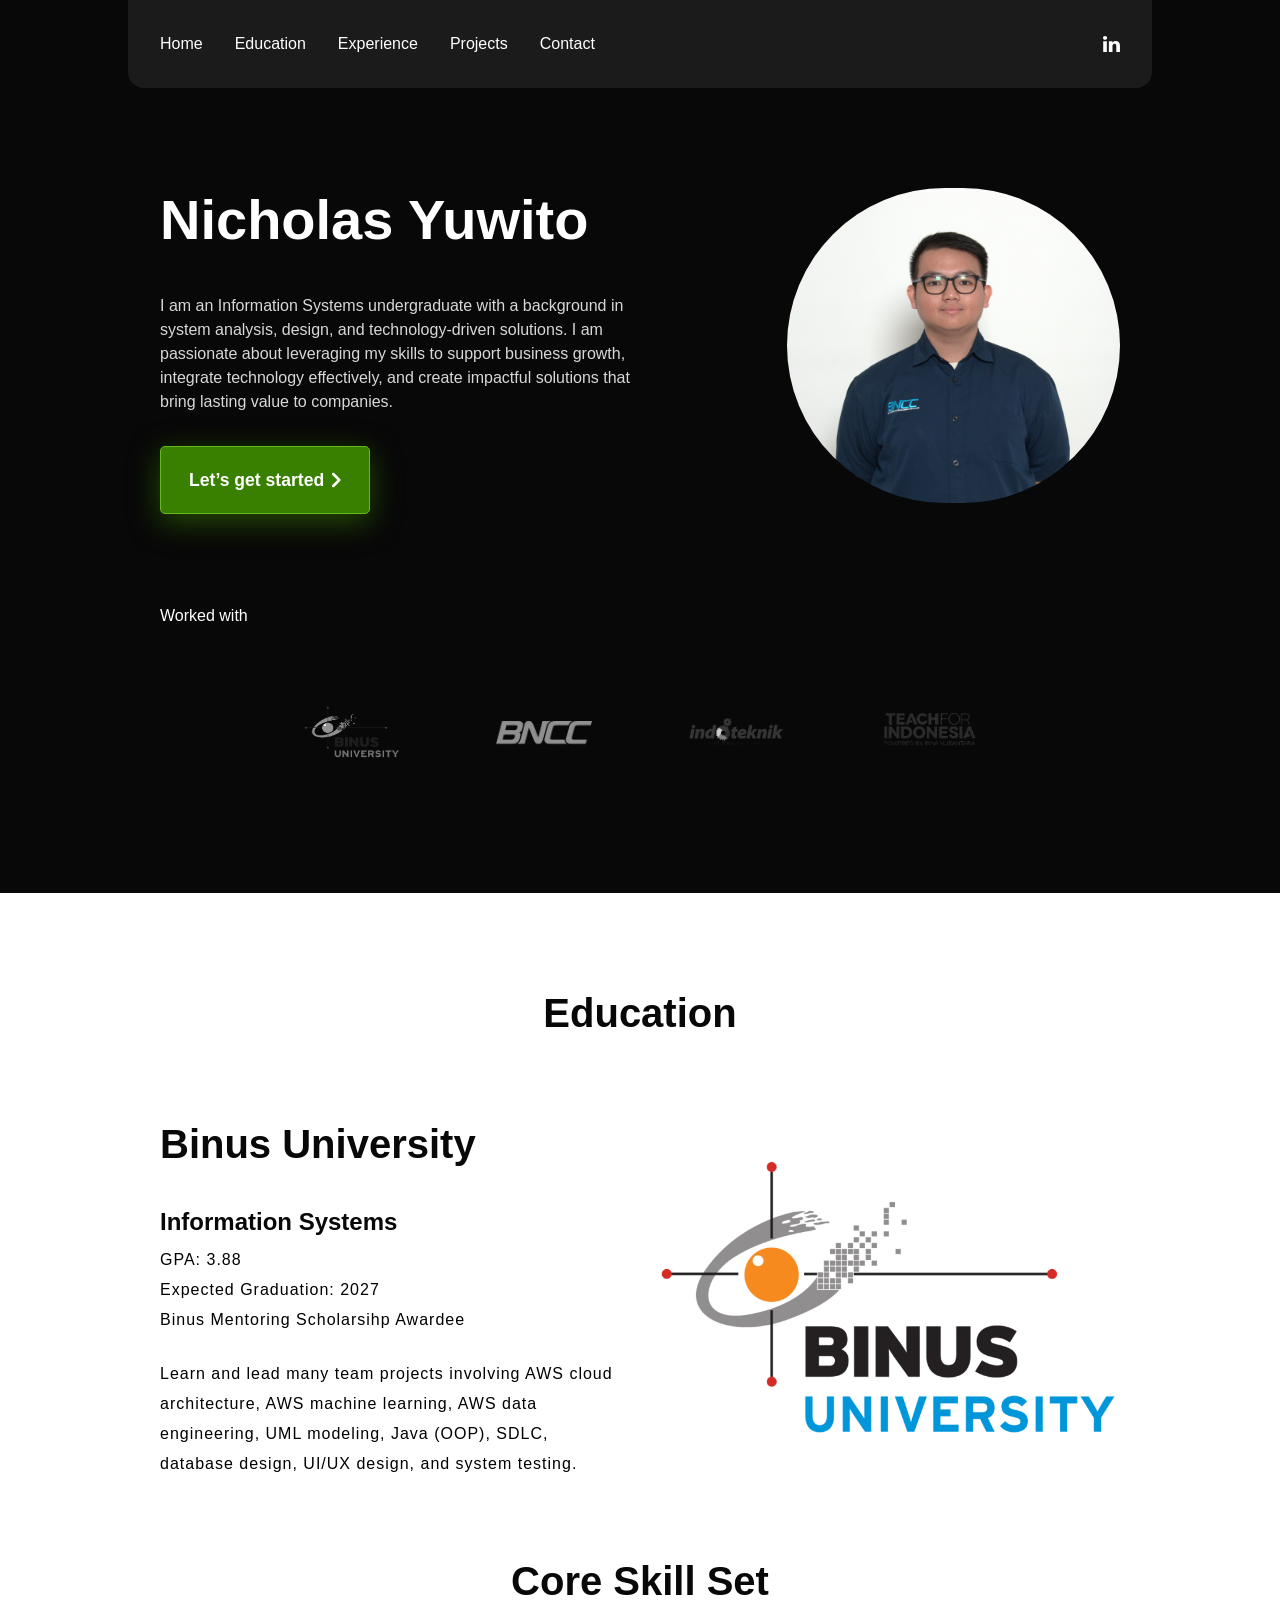
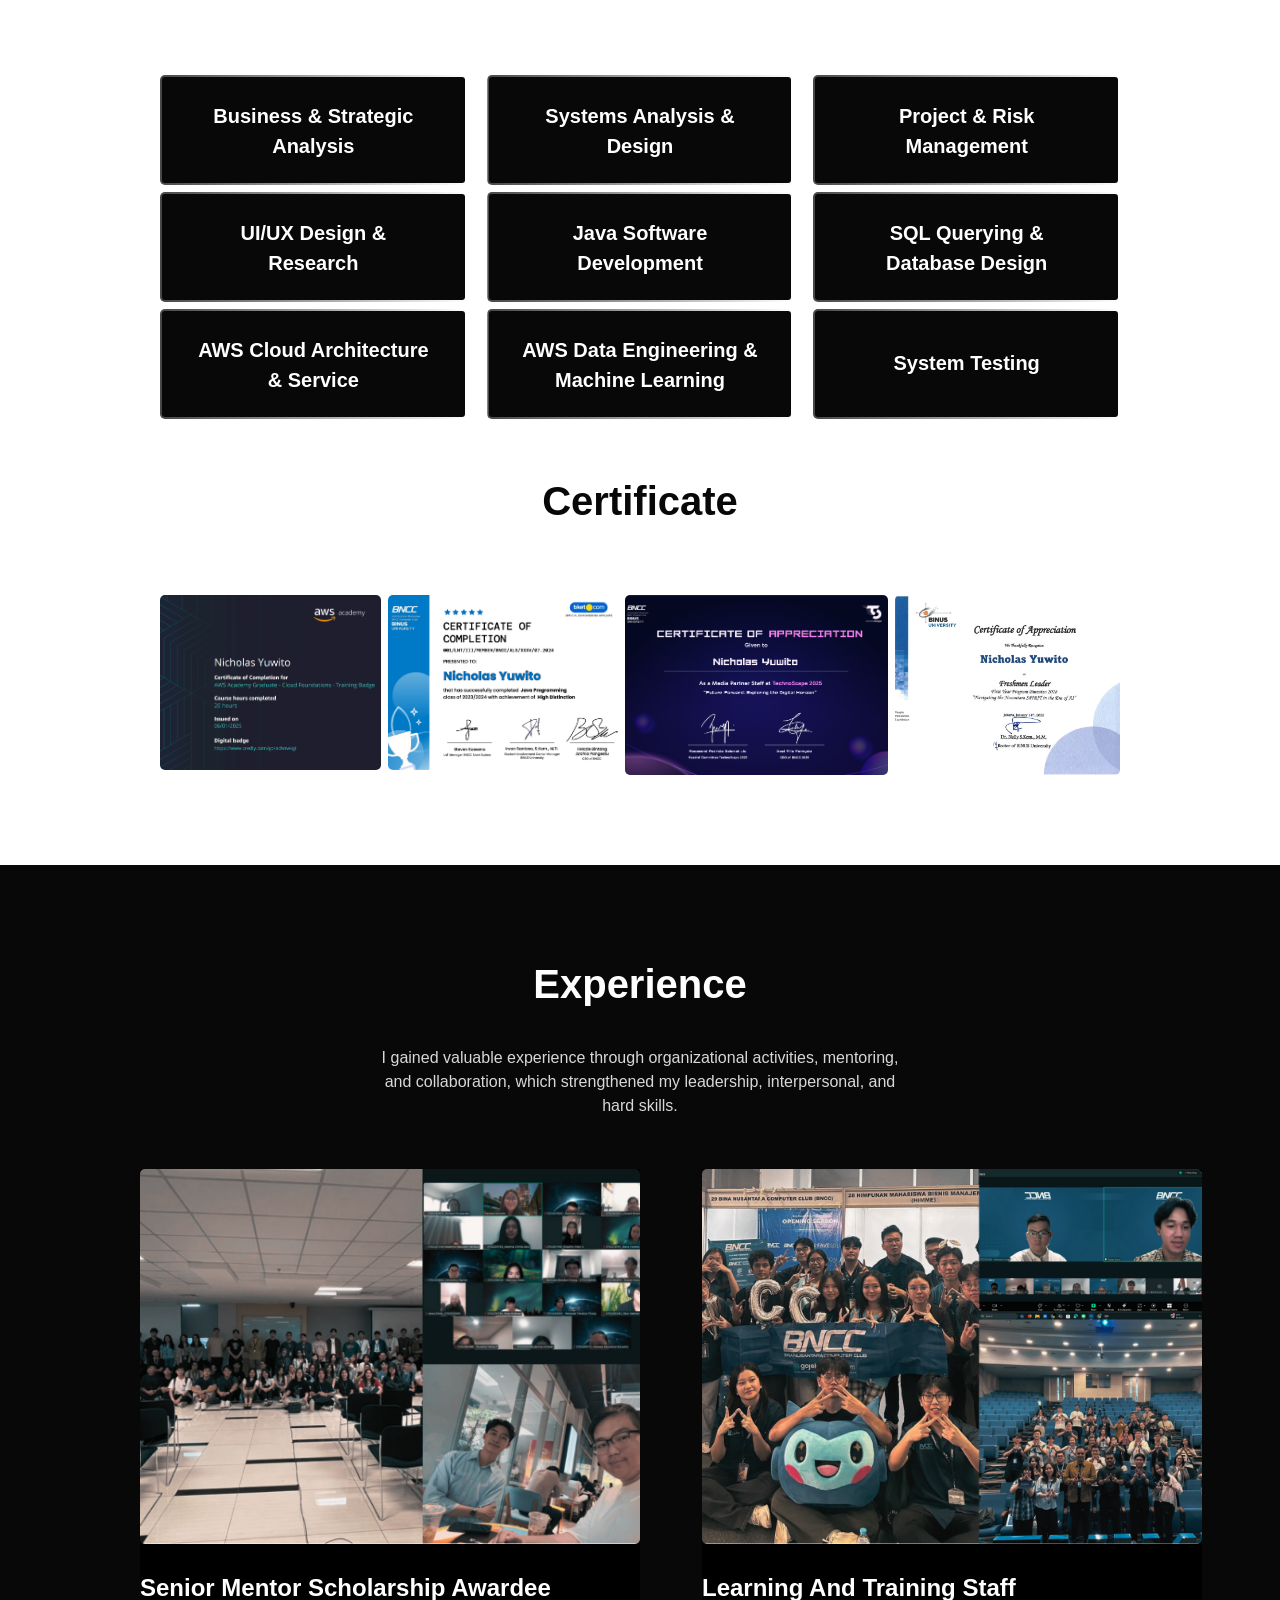
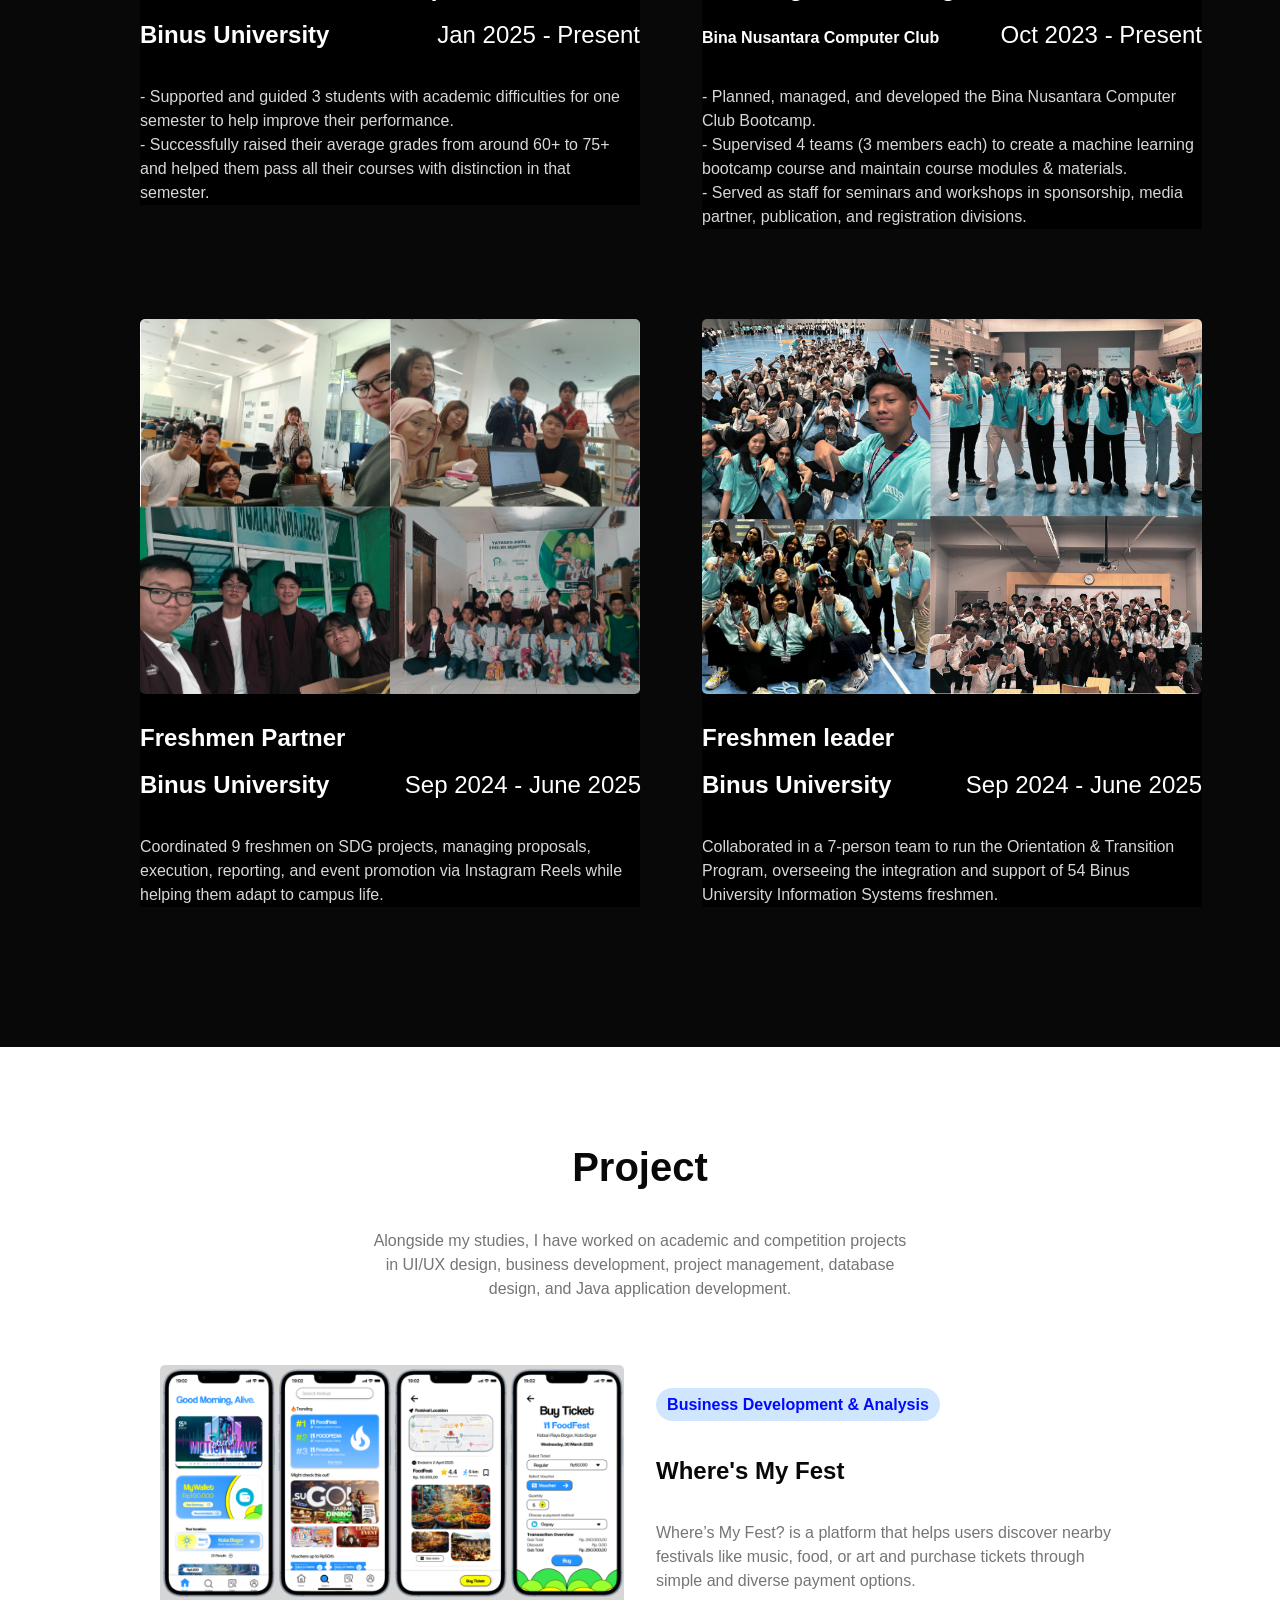
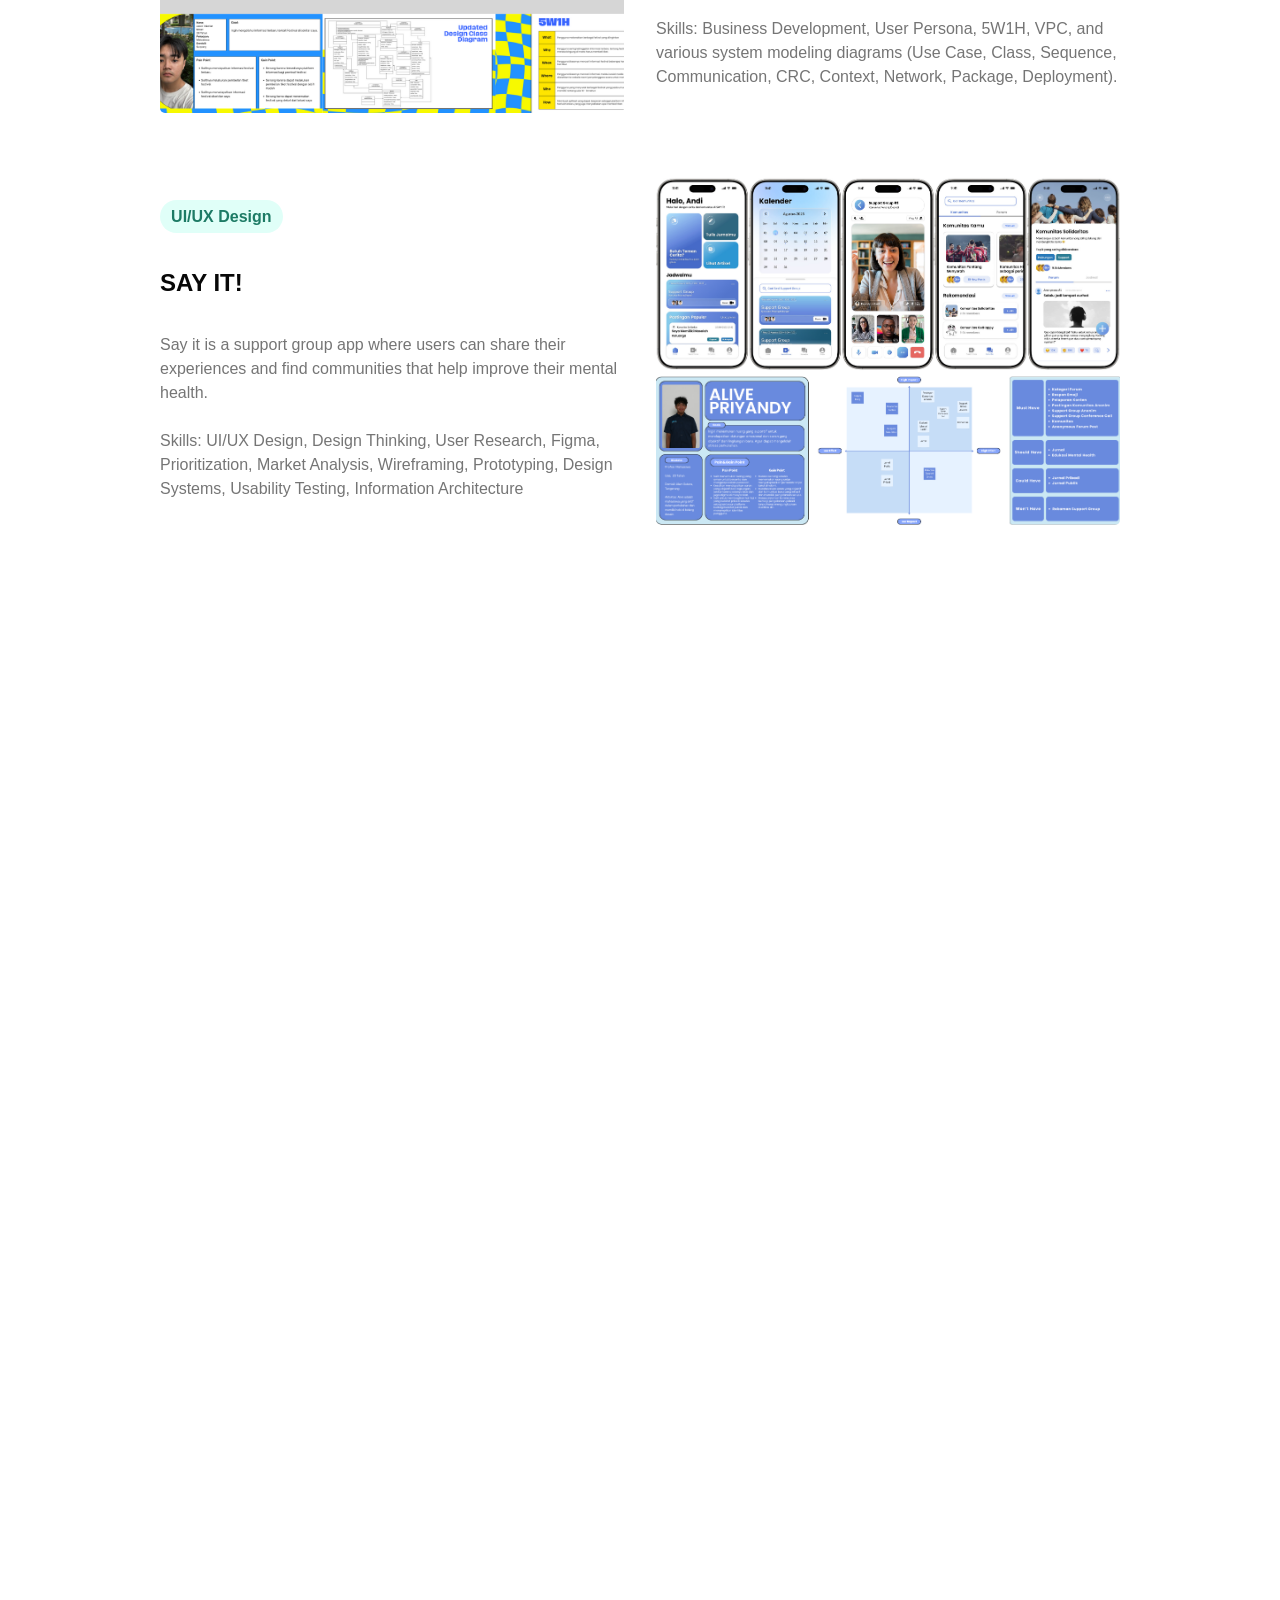
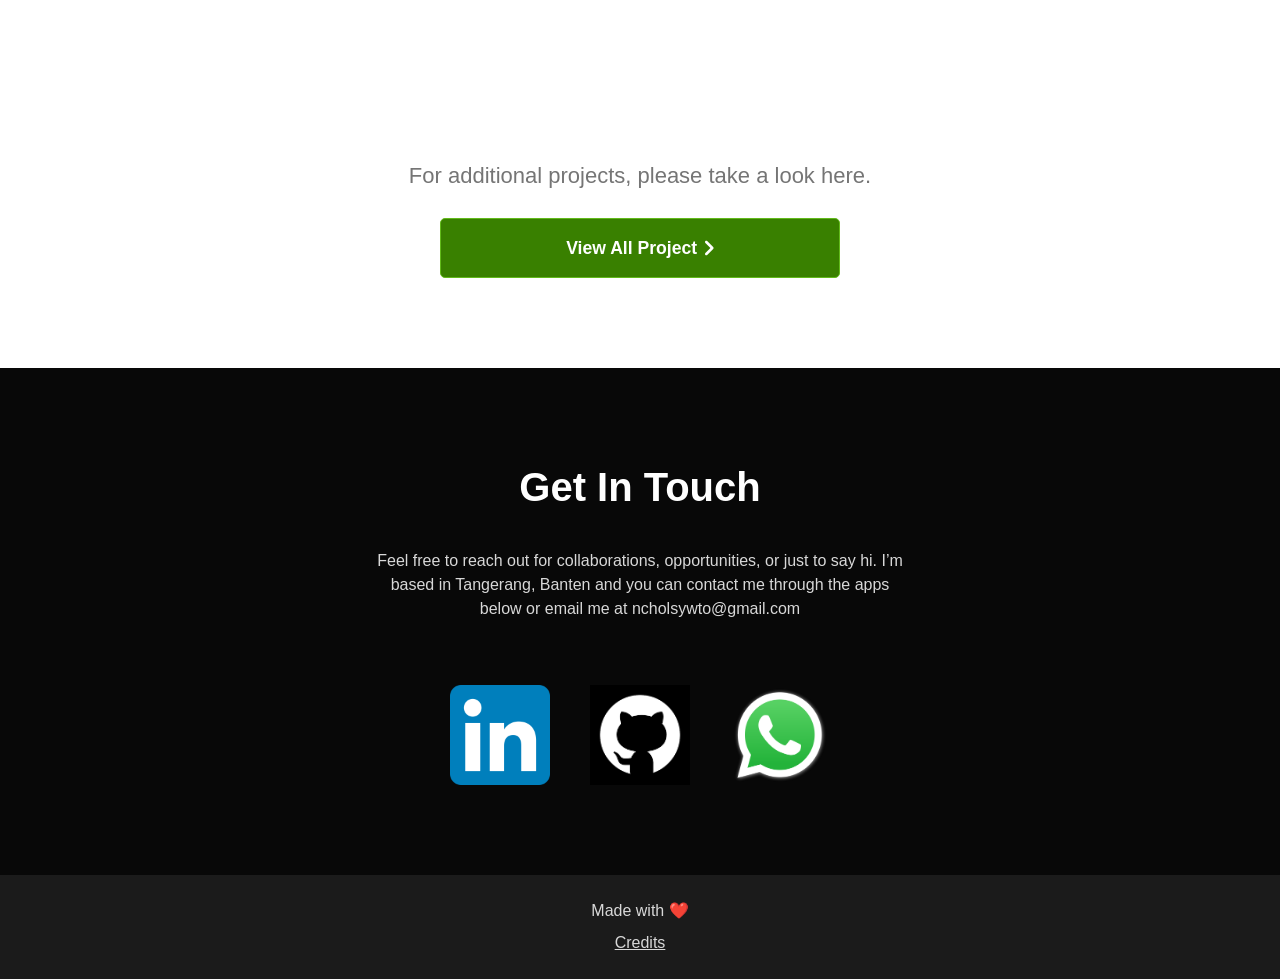
<file: index.html>
<!doctype html>
<html
  lang="en"
  data-ws-project="d0c66d7c-9d82-4f2e-b249-632c3ccfc6a6"
  data-ws-last-published="2025-09-27T08:50:34.628Z"
>
  <head>
    <link
      rel="stylesheet"
      type="text/css"
      href="assets/static/app_generated_index-6937cd5a.Czq-QV2P.css"
    />
    <meta charset="UTF-8" />
    <meta name="viewport" content="width=device-width,initial-scale=1" />
    <link
      rel="preload"
      as="image"
      imagesrcset="assets/Screenshot_2025-09-27_045711_wYoimUmmTLMnSKJKycqs9.png 16w, /assets/Screenshot_2025-09-27_045711_wYoimUmmTLMnSKJKycqs9.png 32w, /assets/Screenshot_2025-09-27_045711_wYoimUmmTLMnSKJKycqs9.png 48w, /assets/Screenshot_2025-09-27_045711_wYoimUmmTLMnSKJKycqs9.png 64w, /assets/Screenshot_2025-09-27_045711_wYoimUmmTLMnSKJKycqs9.png 96w, /assets/Screenshot_2025-09-27_045711_wYoimUmmTLMnSKJKycqs9.png 128w, /assets/Screenshot_2025-09-27_045711_wYoimUmmTLMnSKJKycqs9.png 256w, /assets/Screenshot_2025-09-27_045711_wYoimUmmTLMnSKJKycqs9.png 384w, /assets/Screenshot_2025-09-27_045711_wYoimUmmTLMnSKJKycqs9.png 640w, /assets/Screenshot_2025-09-27_045711_wYoimUmmTLMnSKJKycqs9.png 750w, /assets/Screenshot_2025-09-27_045711_wYoimUmmTLMnSKJKycqs9.png 828w, /assets/Screenshot_2025-09-27_045711_wYoimUmmTLMnSKJKycqs9.png 1080w, /assets/Screenshot_2025-09-27_045711_wYoimUmmTLMnSKJKycqs9.png 1200w, /assets/Screenshot_2025-09-27_045711_wYoimUmmTLMnSKJKycqs9.png 1920w"
      imagesizes="100vw"
    />
    <link
      rel="preload"
      as="image"
      imagesrcset="assets/Logo-Binus-University-Universitas-Bina-Nusantara-Original-PNG_1mMU1yXSWoaZtvU8st8UU.png 16w, /assets/Logo-Binus-University-Universitas-Bina-Nusantara-Original-PNG_1mMU1yXSWoaZtvU8st8UU.png 32w, /assets/Logo-Binus-University-Universitas-Bina-Nusantara-Original-PNG_1mMU1yXSWoaZtvU8st8UU.png 48w, /assets/Logo-Binus-University-Universitas-Bina-Nusantara-Original-PNG_1mMU1yXSWoaZtvU8st8UU.png 64w, /assets/Logo-Binus-University-Universitas-Bina-Nusantara-Original-PNG_1mMU1yXSWoaZtvU8st8UU.png 96w, /assets/Logo-Binus-University-Universitas-Bina-Nusantara-Original-PNG_1mMU1yXSWoaZtvU8st8UU.png 128w, /assets/Logo-Binus-University-Universitas-Bina-Nusantara-Original-PNG_1mMU1yXSWoaZtvU8st8UU.png 256w, /assets/Logo-Binus-University-Universitas-Bina-Nusantara-Original-PNG_1mMU1yXSWoaZtvU8st8UU.png 384w, /assets/Logo-Binus-University-Universitas-Bina-Nusantara-Original-PNG_1mMU1yXSWoaZtvU8st8UU.png 640w, /assets/Logo-Binus-University-Universitas-Bina-Nusantara-Original-PNG_1mMU1yXSWoaZtvU8st8UU.png 750w, /assets/Logo-Binus-University-Universitas-Bina-Nusantara-Original-PNG_1mMU1yXSWoaZtvU8st8UU.png 828w, /assets/Logo-Binus-University-Universitas-Bina-Nusantara-Original-PNG_1mMU1yXSWoaZtvU8st8UU.png 1080w, /assets/Logo-Binus-University-Universitas-Bina-Nusantara-Original-PNG_1mMU1yXSWoaZtvU8st8UU.png 1200w, /assets/Logo-Binus-University-Universitas-Bina-Nusantara-Original-PNG_1mMU1yXSWoaZtvU8st8UU.png 1920w, /assets/Logo-Binus-University-Universitas-Bina-Nusantara-Original-PNG_1mMU1yXSWoaZtvU8st8UU.png 2048w, /assets/Logo-Binus-University-Universitas-Bina-Nusantara-Original-PNG_1mMU1yXSWoaZtvU8st8UU.png 3840w"
      imagesizes="100vw"
    />
    <link
      rel="preload"
      as="image"
      imagesrcset="assets/image-removebg-preview_(43)_2VeNvTMuE7UOJuM90Ddwf.png 16w, /assets/image-removebg-preview_(43)_2VeNvTMuE7UOJuM90Ddwf.png 32w, /assets/image-removebg-preview_(43)_2VeNvTMuE7UOJuM90Ddwf.png 48w, /assets/image-removebg-preview_(43)_2VeNvTMuE7UOJuM90Ddwf.png 64w, /assets/image-removebg-preview_(43)_2VeNvTMuE7UOJuM90Ddwf.png 96w, /assets/image-removebg-preview_(43)_2VeNvTMuE7UOJuM90Ddwf.png 128w, /assets/image-removebg-preview_(43)_2VeNvTMuE7UOJuM90Ddwf.png 256w, /assets/image-removebg-preview_(43)_2VeNvTMuE7UOJuM90Ddwf.png 384w, /assets/image-removebg-preview_(43)_2VeNvTMuE7UOJuM90Ddwf.png 640w, /assets/image-removebg-preview_(43)_2VeNvTMuE7UOJuM90Ddwf.png 750w, /assets/image-removebg-preview_(43)_2VeNvTMuE7UOJuM90Ddwf.png 828w, /assets/image-removebg-preview_(43)_2VeNvTMuE7UOJuM90Ddwf.png 1080w"
      imagesizes="100vw"
    />
    <link
      rel="preload"
      as="image"
      imagesrcset="assets/download-removebg-preview_8Zv9Ai2GyVC9HYOJFht1G.png 16w, /assets/download-removebg-preview_8Zv9Ai2GyVC9HYOJFht1G.png 32w, /assets/download-removebg-preview_8Zv9Ai2GyVC9HYOJFht1G.png 48w, /assets/download-removebg-preview_8Zv9Ai2GyVC9HYOJFht1G.png 64w, /assets/download-removebg-preview_8Zv9Ai2GyVC9HYOJFht1G.png 96w, /assets/download-removebg-preview_8Zv9Ai2GyVC9HYOJFht1G.png 128w, /assets/download-removebg-preview_8Zv9Ai2GyVC9HYOJFht1G.png 256w, /assets/download-removebg-preview_8Zv9Ai2GyVC9HYOJFht1G.png 384w, /assets/download-removebg-preview_8Zv9Ai2GyVC9HYOJFht1G.png 640w"
      imagesizes="100vw"
    />
    <link
      rel="preload"
      as="image"
      imagesrcset="assets/images__2_-removebg-preview_YF18_VOtwFRqElCPrOCzT.png 16w, /assets/images__2_-removebg-preview_YF18_VOtwFRqElCPrOCzT.png 32w, /assets/images__2_-removebg-preview_YF18_VOtwFRqElCPrOCzT.png 48w, /assets/images__2_-removebg-preview_YF18_VOtwFRqElCPrOCzT.png 64w, /assets/images__2_-removebg-preview_YF18_VOtwFRqElCPrOCzT.png 96w, /assets/images__2_-removebg-preview_YF18_VOtwFRqElCPrOCzT.png 128w, /assets/images__2_-removebg-preview_YF18_VOtwFRqElCPrOCzT.png 256w, /assets/images__2_-removebg-preview_YF18_VOtwFRqElCPrOCzT.png 384w, /assets/images__2_-removebg-preview_YF18_VOtwFRqElCPrOCzT.png 640w"
      imagesizes="100vw"
    />
    <meta property="og:url" content="https://url/" />
    <title>Personal Portfolio Template</title>
    <meta property="og:title" content="Personal Portfolio Template" />
    <meta
      name="description"
      content="Portoflio of my work and customer stories."
    />
    <meta
      property="og:description"
      content="Portoflio of my work and customer stories."
    />
    <meta property="og:type" content="website" />
    <meta property="og:image" />
    <meta property="twitter:card" content="summary_large_image" />
    <link rel="icon" href="/assets/logo_r1qaJQiri6sK3rPyq-Sar.svg" />
  </head>
  <body class="w-body">
    <div class="w-box">
      <div style="display: contents">
        <div style="display: contents">
          <div class="w-html-embed">
            <style>
              * {
                /* Remove preset margins on everything so they can be applied where we want. */
                margin: 0;
                /* Make links scroll to their sections smoothly. */
                scroll-behavior: smooth;
              }
            </style>
          </div>
          <div class="w-box c130qyz3">
            <nav
              class="w-box c1357293 c9jnjeu c5tmc3l c1ldum37 czr2pxy c155uc7w cry9bxc c1lxiyww ca4qjwu c1cdc69r c1e5l06w c1kujfpy c1vfv5ml c18v2pa2 c1gut7ra cvyaqlm c5dy17i c1hsfuam c12jt7do cc3dq2t"
            >
              <div style="display: contents">
                <div style="display: contents">
                  <div
                    class="w-box cry9bxc c1qyy4dh c18v2pa2 c10zkoym ct8c5y2 c15cml01 c10x096o c1rstvfo"
                  >
                    <a
                      href="/"
                      class="w-link c1b44psv csru8nn c1hz2opz c1c9nyn co9inq6 c18nx7en c13zjl4p c135vpv5 c1qyy4dh ct02u4h cl60rel c1ib9cr2 cb06ied"
                      >Home</a
                    ><a
                      href="/#casestudies"
                      class="w-link c1b44psv csru8nn c1hz2opz c1c9nyn co9inq6 c18nx7en c13zjl4p c135vpv5 c1qyy4dh ct02u4h cl60rel c1ib9cr2 cb06ied"
                      >Education</a
                    ><a
                      href="/#testimonials"
                      class="w-link c1b44psv csru8nn c1hz2opz c1c9nyn co9inq6 c18nx7en c13zjl4p c135vpv5 c1qyy4dh ct02u4h cl60rel c1ib9cr2 cb06ied"
                      >Experience</a
                    ><a
                      href="/#projects"
                      class="w-link c1b44psv csru8nn c1hz2opz c1c9nyn co9inq6 c18nx7en c13zjl4p c135vpv5 c1qyy4dh ct02u4h cl60rel c1ib9cr2 cb06ied"
                      >Projects</a
                    ><a
                      href="/#contact"
                      class="w-link c1b44psv csru8nn c1hz2opz c1c9nyn co9inq6 c18nx7en c13zjl4p c135vpv5 c1qyy4dh ct02u4h cl60rel c1ib9cr2 cb06ied"
                      >Contact</a
                    >
                  </div>
                  <div
                    class="w-box cry9bxc ce5h5qp csadq8m c1qyy4dh ct02u4h ck3ozxv c1rstvfo c10x096o"
                  >
                    <a
                      aria-label="LinkedIn"
                      href="https://www.linkedin.com/in/nicholas-yuwito"
                      class="w-link c1b44psv csru8nn c1hz2opz c1c9nyn co9inq6 c18nx7en c13zjl4p c135vpv5 c1qyy4dh ct02u4h cl60rel c1ib9cr2 cb06ied"
                      ><div class="w-html-embed csru8nn cblpe2z c1y0z7zr">
                        <svg
                          width="100%"
                          height="100%"
                          viewBox="0 0 18 17"
                          fill="none"
                          xmlns="http://www.w3.org/2000/svg"
                        >
                          <path
                            d="M0 1.97499C0 1.40259 0.202708 0.930366 0.608108 0.558324C1.01351 0.186265 1.54055 0.000244141 2.18919 0.000244141C2.82626 0.000244141 3.34169 0.183397 3.73552 0.549738C4.14092 0.927515 4.34363 1.41976 4.34363 2.0265C4.34363 2.576 4.14672 3.0339 3.7529 3.40024C3.3475 3.77802 2.81467 3.9669 2.15444 3.9669H2.13707C1.49999 3.9669 0.984562 3.77802 0.590734 3.40024C0.196905 3.02246 0 2.54737 0 1.97499ZM0.225869 17.0002V5.52953H4.08301V17.0002H0.225869ZM6.22008 17.0002H10.0772V10.5952C10.0772 10.1945 10.1236 9.8854 10.2162 9.6679C10.3784 9.27867 10.6245 8.94954 10.9546 8.68053C11.2847 8.4115 11.6988 8.277 12.1969 8.277C13.4942 8.277 14.1429 9.1413 14.1429 10.8699V17.0002H18V10.4235C18 8.72918 17.5946 7.44417 16.7838 6.56842C15.973 5.69266 14.9016 5.25478 13.5695 5.25478C12.0753 5.25478 10.9112 5.89013 10.0772 7.16084V7.19518H10.0598L10.0772 7.16084V5.52953H6.22008C6.24324 5.89585 6.25483 7.0349 6.25483 8.94669C6.25483 10.8585 6.24324 13.543 6.22008 17.0002Z"
                            fill="currentColor"
                          ></path>
                        </svg></div
                    ></a>
                  </div>
                </div>
              </div>
            </nav>
            <div
              data-state="closed"
              class="w-collapsible cwvpjlf cx6c9kw c174sw29 czqy8m4 c4etu7w c10x096o c1fvno8n c18rgifh cscsz6x coh89bn"
            >
              <button
                type="button"
                aria-label="Open mobile menu"
                class="w-button c1b44psv cl8m66n c1b2tb9q c1xm4ef6 c1j33arz c1r2vfc1 ccfzz03 cub2gss cgcvr98 c1xjllne c135vpv5 ckm1y83 csru8nn c1md20bl c1e892th c1qyy4dh ct02u4h c1nouzdk c1hz2opz c1c9nyn co9inq6 c18nx7en c13zjl4p c1cb3y4c c1h3d6dm c10psuuk cl60rel c1ib9cr2 cb06ied cv7lanz c1q2ekan cngthtj ckqzz7r"
                aria-controls="radix-:R56:"
                aria-expanded="false"
                data-state="closed"
              >
                <div class="w-html-embed">
                  <svg
                    xmlns="http://www.w3.org/2000/svg"
                    width="100%"
                    height="100%"
                    viewBox="0 0 24 24"
                    fill="none"
                    stroke="currentColor"
                    stroke-width="2"
                    stroke-linecap="round"
                    stroke-linejoin="round"
                    class="lucide lucide-menu"
                  >
                    <line x1="4" x2="20" y1="12" y2="12"></line>
                    <line x1="4" x2="20" y1="6" y2="6"></line>
                    <line x1="4" x2="20" y1="18" y2="18"></line>
                  </svg>
                </div>
              </button>
              <div
                data-state="closed"
                id="radix-:R56:"
                hidden=""
                data-ani="expand"
                class="w-collapsible-content"
              ></div>
            </div>
          </div>
        </div>
      </div>
      <main class="w-box">
        <section class="w-box cna0hdz c1mzb2kd c130qyz3 cqlgvkl c82o5tr">
          <div
            class="w-box c1357293 c9jnjeu c5tmc3l c1ldum37 czr2pxy c155uc7w copqmak c1lfjoq7 czt6zfr cen6rs1 c109i5bh c1qyy4dh cx6c9kw c174sw29"
          >
            <div
              class="w-box cry9bxc c1lfjoq7 c16xs6ny ct02u4h c10zkoym ct8c5y2"
            >
              <h1 class="w-heading c11nr3ex c11dowh9 c1b44psv c8ys3vy">
                Nicholas Yuwito
              </h1>
              <div class="w-box cwvpjlf c149s0mc">
                <div style="display: contents">
                  <div style="display: contents">
                    <img
                      alt=""
                      width="840"
                      height="805"
                      src="assets/Screenshot_2025-09-27_045711_wYoimUmmTLMnSKJKycqs9.png"
                      class="w-image c57yvzh c1nj04wn c1nitjp7 c195lvp6 c1hr6a6t chd68v6"
                      sizes="100vw"
                      srcset="
                        assets/Screenshot_2025-09-27_045711_wYoimUmmTLMnSKJKycqs9.png   16w,
                        assets/Screenshot_2025-09-27_045711_wYoimUmmTLMnSKJKycqs9.png   32w,
                        assets/Screenshot_2025-09-27_045711_wYoimUmmTLMnSKJKycqs9.png   48w,
                        assets/Screenshot_2025-09-27_045711_wYoimUmmTLMnSKJKycqs9.png   64w,
                        assets/Screenshot_2025-09-27_045711_wYoimUmmTLMnSKJKycqs9.png   96w,
                        assets/Screenshot_2025-09-27_045711_wYoimUmmTLMnSKJKycqs9.png  128w,
                        assets/Screenshot_2025-09-27_045711_wYoimUmmTLMnSKJKycqs9.png  256w,
                        assets/Screenshot_2025-09-27_045711_wYoimUmmTLMnSKJKycqs9.png  384w,
                        assets/Screenshot_2025-09-27_045711_wYoimUmmTLMnSKJKycqs9.png  640w,
                        assets/Screenshot_2025-09-27_045711_wYoimUmmTLMnSKJKycqs9.png  750w,
                        assets/Screenshot_2025-09-27_045711_wYoimUmmTLMnSKJKycqs9.png  828w,
                        assets/Screenshot_2025-09-27_045711_wYoimUmmTLMnSKJKycqs9.png 1080w,
                        assets/Screenshot_2025-09-27_045711_wYoimUmmTLMnSKJKycqs9.png 1200w,
                        assets/Screenshot_2025-09-27_045711_wYoimUmmTLMnSKJKycqs9.png 1920w
                      "
                      decoding="async"
                      loading="eager"
                    />
                  </div>
                </div>
              </div>
              <p class="w-paragraph c1rco612">
                I am an Information Systems undergraduate with a background in
                system analysis, design, and technology-driven solutions. I am
                passionate about leveraging my skills to support business
                growth, integrate technology effectively, and create impactful
                solutions that bring lasting value to companies.
              </p>
              <a
                href="https://www.linkedin.com/in/nicholas-yuwito"
                class="w-link c1b44psv cl8m66n cihfpxt cb4vmi8 c1j33arz c1r2vfc1 ccfzz03 cub2gss cgcvr98 c1xjllne c135vpv5 ckm1y83 csru8nn c1md20bl c1e892th c1qyy4dh ct02u4h c1nouzdk c1hz2opz c1c9nyn co9inq6 c18nx7en c13zjl4p c1cb3y4c c1h3d6dm c10psuuk cl60rel c1ib9cr2 cb06ied"
                ><span class="w-text">Let’s get started</span>
                <div class="w-html-embed csru8nn cblpe2z c1y0z7zr">
                  <svg
                    width="100%"
                    height="100%"
                    viewBox="0 0 6 11"
                    fill="none"
                    xmlns="http://www.w3.org/2000/svg"
                  >
                    <path
                      d="M5.63335 4.87364L1.51379 0.759206C1.16776 0.413598 0.605566 0.413598 0.259528 0.759206C-0.0865095 1.10481 -0.0865095 1.66631 0.259528 2.01191L3.75196 5.5L0.259528 8.9881C-0.0865095 9.3337 -0.0865095 9.8952 0.259528 10.2408C0.432545 10.4136 0.65957 10.5 0.886652 10.5C1.11373 10.5 1.34078 10.4136 1.51378 10.2408L5.63333 6.12637C5.97937 5.78076 5.97937 5.21927 5.63333 4.87366L5.63335 4.87364Z"
                      fill="currentColor"
                    ></path>
                  </svg></div
              ></a>
            </div>
            <div class="w-box cc3dq2t">
              <div style="display: contents">
                <div style="display: contents">
                  <img
                    alt=""
                    width="840"
                    height="805"
                    src="assets/Screenshot_2025-09-27_045711_wYoimUmmTLMnSKJKycqs9.png"
                    class="w-image c57yvzh c1nj04wn c1nitjp7 c195lvp6 c1hr6a6t chd68v6"
                    sizes="100vw"
                    srcset="
                      assets/Screenshot_2025-09-27_045711_wYoimUmmTLMnSKJKycqs9.png   16w,
                      assets/Screenshot_2025-09-27_045711_wYoimUmmTLMnSKJKycqs9.png   32w,
                      assets/Screenshot_2025-09-27_045711_wYoimUmmTLMnSKJKycqs9.png   48w,
                      assets/Screenshot_2025-09-27_045711_wYoimUmmTLMnSKJKycqs9.png   64w,
                      assets/Screenshot_2025-09-27_045711_wYoimUmmTLMnSKJKycqs9.png   96w,
                      assets/Screenshot_2025-09-27_045711_wYoimUmmTLMnSKJKycqs9.png  128w,
                      assets/Screenshot_2025-09-27_045711_wYoimUmmTLMnSKJKycqs9.png  256w,
                      assets/Screenshot_2025-09-27_045711_wYoimUmmTLMnSKJKycqs9.png  384w,
                      assets/Screenshot_2025-09-27_045711_wYoimUmmTLMnSKJKycqs9.png  640w,
                      assets/Screenshot_2025-09-27_045711_wYoimUmmTLMnSKJKycqs9.png  750w,
                      assets/Screenshot_2025-09-27_045711_wYoimUmmTLMnSKJKycqs9.png  828w,
                      assets/Screenshot_2025-09-27_045711_wYoimUmmTLMnSKJKycqs9.png 1080w,
                      assets/Screenshot_2025-09-27_045711_wYoimUmmTLMnSKJKycqs9.png 1200w,
                      assets/Screenshot_2025-09-27_045711_wYoimUmmTLMnSKJKycqs9.png 1920w
                    "
                    decoding="async"
                    loading="eager"
                  />
                </div>
              </div>
            </div>
          </div>
        </section>
        <section
          id="casestudies"
          class="w-box c1fo9lv5 c1mzb2kd c130qyz3 cqlgvkl c82o5tr"
        >
          <div
            class="w-box c1357293 c9jnjeu c5tmc3l c1ldum37 czr2pxy c155uc7w cry9bxc c1lfjoq7 c1v273o4 c1nn476t"
          >
            <h2 class="w-heading c160atll cn12ej2 c1b44psv c1iq8fyu c12f3mdq">
              Worked with
            </h2>
            <div
              class="w-box cry9bxc c10zkoym ct8c5y2 corcrpm cdaqjl5 c138vb52 c5m8ase clv8gve c1qyy4dh ct02u4h cx6c9kw c1mpedrw c1jjfh4b c1bulmrh cehyk0s"
            >
              <img
                alt="alt"
                width="2202"
                height="1355"
                src="assets/Logo-Binus-University-Universitas-Bina-Nusantara-Original-PNG_1mMU1yXSWoaZtvU8st8UU.png"
                class="w-image cup9vyi c1ldum37 c1n5d942 c5tmc3l ccfzz03 cub2gss cgcvr98 c1xjllne cde07yn c13zr3ez c1bt8bzx c1lwkpg c17jj8qr c1mt98we"
                sizes="100vw"
                srcset="
                  assets/Logo-Binus-University-Universitas-Bina-Nusantara-Original-PNG_1mMU1yXSWoaZtvU8st8UU.png   16w,
                  assets/Logo-Binus-University-Universitas-Bina-Nusantara-Original-PNG_1mMU1yXSWoaZtvU8st8UU.png   32w,
                  assets/Logo-Binus-University-Universitas-Bina-Nusantara-Original-PNG_1mMU1yXSWoaZtvU8st8UU.png   48w,
                  assets/Logo-Binus-University-Universitas-Bina-Nusantara-Original-PNG_1mMU1yXSWoaZtvU8st8UU.png   64w,
                  assets/Logo-Binus-University-Universitas-Bina-Nusantara-Original-PNG_1mMU1yXSWoaZtvU8st8UU.png   96w,
                  assets/Logo-Binus-University-Universitas-Bina-Nusantara-Original-PNG_1mMU1yXSWoaZtvU8st8UU.png  128w,
                  assets/Logo-Binus-University-Universitas-Bina-Nusantara-Original-PNG_1mMU1yXSWoaZtvU8st8UU.png  256w,
                  assets/Logo-Binus-University-Universitas-Bina-Nusantara-Original-PNG_1mMU1yXSWoaZtvU8st8UU.png  384w,
                  assets/Logo-Binus-University-Universitas-Bina-Nusantara-Original-PNG_1mMU1yXSWoaZtvU8st8UU.png  640w,
                  assets/Logo-Binus-University-Universitas-Bina-Nusantara-Original-PNG_1mMU1yXSWoaZtvU8st8UU.png  750w,
                  assets/Logo-Binus-University-Universitas-Bina-Nusantara-Original-PNG_1mMU1yXSWoaZtvU8st8UU.png  828w,
                  assets/Logo-Binus-University-Universitas-Bina-Nusantara-Original-PNG_1mMU1yXSWoaZtvU8st8UU.png 1080w,
                  assets/Logo-Binus-University-Universitas-Bina-Nusantara-Original-PNG_1mMU1yXSWoaZtvU8st8UU.png 1200w,
                  assets/Logo-Binus-University-Universitas-Bina-Nusantara-Original-PNG_1mMU1yXSWoaZtvU8st8UU.png 1920w,
                  assets/Logo-Binus-University-Universitas-Bina-Nusantara-Original-PNG_1mMU1yXSWoaZtvU8st8UU.png 2048w,
                  assets/Logo-Binus-University-Universitas-Bina-Nusantara-Original-PNG_1mMU1yXSWoaZtvU8st8UU.png 3840w
                "
                decoding="async"
                loading="eager"
              /><img
                alt=""
                width="416"
                height="121"
                src="assets/image-removebg-preview_(43)_2VeNvTMuE7UOJuM90Ddwf.png"
                class="w-image cup9vyi c1ldum37 c1n5d942 c5tmc3l ccfzz03 cub2gss cgcvr98 c1xjllne c1s9lq31 c1ygxck9 c1bt8bzx cuj80l1 ck3af4j c57idyp c1sv1e8g c1lwkpg c17jj8qr c1mt98we"
                sizes="100vw"
                srcset="
                  assets/image-removebg-preview_(43)_2VeNvTMuE7UOJuM90Ddwf.png   16w,
                  assets/image-removebg-preview_(43)_2VeNvTMuE7UOJuM90Ddwf.png   32w,
                  assets/image-removebg-preview_(43)_2VeNvTMuE7UOJuM90Ddwf.png   48w,
                  assets/image-removebg-preview_(43)_2VeNvTMuE7UOJuM90Ddwf.png   64w,
                  assets/image-removebg-preview_(43)_2VeNvTMuE7UOJuM90Ddwf.png   96w,
                  assets/image-removebg-preview_(43)_2VeNvTMuE7UOJuM90Ddwf.png  128w,
                  assets/image-removebg-preview_(43)_2VeNvTMuE7UOJuM90Ddwf.png  256w,
                  assets/image-removebg-preview_(43)_2VeNvTMuE7UOJuM90Ddwf.png  384w,
                  assets/image-removebg-preview_(43)_2VeNvTMuE7UOJuM90Ddwf.png  640w,
                  assets/image-removebg-preview_(43)_2VeNvTMuE7UOJuM90Ddwf.png  750w,
                  assets/image-removebg-preview_(43)_2VeNvTMuE7UOJuM90Ddwf.png  828w,
                  assets/image-removebg-preview_(43)_2VeNvTMuE7UOJuM90Ddwf.png 1080w
                "
                decoding="async"
                loading="eager"
              /><img
                alt=""
                width="256"
                height="76"
                src="assets/download-removebg-preview_8Zv9Ai2GyVC9HYOJFht1G.png"
                class="w-image cup9vyi c1ldum37 c1n5d942 c5tmc3l ccfzz03 cub2gss cgcvr98 c1xjllne c1s9lq31 c1bkqfhr c1bt8bzx c1lwkpg c17jj8qr c1mt98we"
                sizes="100vw"
                srcset="
                  assets/download-removebg-preview_8Zv9Ai2GyVC9HYOJFht1G.png  16w,
                  assets/download-removebg-preview_8Zv9Ai2GyVC9HYOJFht1G.png  32w,
                  assets/download-removebg-preview_8Zv9Ai2GyVC9HYOJFht1G.png  48w,
                  assets/download-removebg-preview_8Zv9Ai2GyVC9HYOJFht1G.png  64w,
                  assets/download-removebg-preview_8Zv9Ai2GyVC9HYOJFht1G.png  96w,
                  assets/download-removebg-preview_8Zv9Ai2GyVC9HYOJFht1G.png 128w,
                  assets/download-removebg-preview_8Zv9Ai2GyVC9HYOJFht1G.png 256w,
                  assets/download-removebg-preview_8Zv9Ai2GyVC9HYOJFht1G.png 384w,
                  assets/download-removebg-preview_8Zv9Ai2GyVC9HYOJFht1G.png 640w
                "
                decoding="async"
                loading="eager"
              /><img
                alt=""
                width="225"
                height="225"
                src="assets/images__2_-removebg-preview_YF18_VOtwFRqElCPrOCzT.png"
                class="w-image cup9vyi c1ldum37 c1n5d942 c5tmc3l ccfzz03 cub2gss cgcvr98 c1xjllne cde07yn crrc5ga c1bt8bzx ccxr9k c1affb95 c1lwkpg c17jj8qr c1mt98we"
                sizes="100vw"
                srcset="
                  assets/images__2_-removebg-preview_YF18_VOtwFRqElCPrOCzT.png  16w,
                  assets/images__2_-removebg-preview_YF18_VOtwFRqElCPrOCzT.png  32w,
                  assets/images__2_-removebg-preview_YF18_VOtwFRqElCPrOCzT.png  48w,
                  assets/images__2_-removebg-preview_YF18_VOtwFRqElCPrOCzT.png  64w,
                  assets/images__2_-removebg-preview_YF18_VOtwFRqElCPrOCzT.png  96w,
                  assets/images__2_-removebg-preview_YF18_VOtwFRqElCPrOCzT.png 128w,
                  assets/images__2_-removebg-preview_YF18_VOtwFRqElCPrOCzT.png 256w,
                  assets/images__2_-removebg-preview_YF18_VOtwFRqElCPrOCzT.png 384w,
                  assets/images__2_-removebg-preview_YF18_VOtwFRqElCPrOCzT.png 640w
                "
                decoding="async"
                loading="eager"
              />
            </div>
          </div>
        </section>
        <section id="casestudies" class="w-box cna0hdz c1mzb2kd">
          <div
            class="w-box c1357293 c9jnjeu c5tmc3l c1ldum37 czr2pxy c155uc7w cry9bxc c1lfjoq7 ca4qjwu c1cdc69r"
          >
            <div
              class="w-box cry9bxc c1qyy4dh ct02u4h c1z0l37u c1ml0hr7 c1lfjoq7 c1qom380 c1rco612 c9jnjeu c1357293"
            >
              <h2 class="w-heading c1dxq9cf c11dowh9 c12y6bqh c8ys3vy c1qom380">
                Education
              </h2>
            </div>
            <div class="w-box cry9bxc c1lfjoq7 c1s46o9r cdczzub">
              <div
                class="w-box c1p8k1aa copqmak c1lxiyww c10zkoym ct8c5y2 c18v2pa2 c1qyy4dh c1f64byh cx6c9kw c13vvg1g"
              >
                <div
                  data-ani="slide-right"
                  class="w-box cry9bxc c1lfjoq7 c10zkoym ct8c5y2 ct02u4h c1mcu1jn c16xs6ny"
                >
                  <div
                    class="w-box cauqto8 c1lfjoq7 c1z0l37u c1ml0hr7 c16xs6ny c1wt8a7g"
                  >
                    <h3
                      class="w-heading c1dxq9cf c11dowh9 c12y6bqh c8ys3vy c10mn63a"
                    >
                      Binus University
                    </h3>
                    <h3
                      class="w-heading cuoke4w c11dowh9 c12y6bqh c8ys3vy cl4bapb cgy42x4"
                    >
                      Information Systems
                    </h3>
                    <p
                      class="w-paragraph c6awm87 cpyrc6y c1l4swal cqpp1f9 c1wjejkh c1cfvpvs"
                    >
                      GPA: 3.88<br />Expected Graduation: 2027<br />Binus
                      Mentoring Scholarsihp Awardee
                    </p>
                    <p
                      class="w-paragraph c6awm87 cpyrc6y c1l4swal cqpp1f9 c7xp7jf"
                    >
                      Learn and lead many team projects involving AWS cloud
                      architecture, AWS machine learning, AWS data engineering,
                      UML modeling, Java (OOP), SDLC, database design, UI/UX
                      design, and system testing.
                    </p>
                  </div>
                </div>
                <div data-ani="slide-left" class="w-box">
                  <img
                    alt=""
                    width="750"
                    height="750"
                    src="assets/lg-65d603bd69aab-Binus-University-Bina-Nusanta_kenUIN9F2K5PZEVXO1_R9.webp"
                    class="w-image cr8yqfm c1ufwdzl c5blvcv cml0h3f crf3ls2 c1gxuxwl c57idyp capdaxj"
                    sizes="100vw"
                    srcset="
                      assets/lg-65d603bd69aab-Binus-University-Bina-Nusanta_kenUIN9F2K5PZEVXO1_R9.webp   16w,
                      assets/lg-65d603bd69aab-Binus-University-Bina-Nusanta_kenUIN9F2K5PZEVXO1_R9.webp   32w,
                      assets/lg-65d603bd69aab-Binus-University-Bina-Nusanta_kenUIN9F2K5PZEVXO1_R9.webp   48w,
                      assets/lg-65d603bd69aab-Binus-University-Bina-Nusanta_kenUIN9F2K5PZEVXO1_R9.webp   64w,
                      assets/lg-65d603bd69aab-Binus-University-Bina-Nusanta_kenUIN9F2K5PZEVXO1_R9.webp   96w,
                      assets/lg-65d603bd69aab-Binus-University-Bina-Nusanta_kenUIN9F2K5PZEVXO1_R9.webp  128w,
                      assets/lg-65d603bd69aab-Binus-University-Bina-Nusanta_kenUIN9F2K5PZEVXO1_R9.webp  256w,
                      assets/lg-65d603bd69aab-Binus-University-Bina-Nusanta_kenUIN9F2K5PZEVXO1_R9.webp  384w,
                      assets/lg-65d603bd69aab-Binus-University-Bina-Nusanta_kenUIN9F2K5PZEVXO1_R9.webp  640w,
                      assets/lg-65d603bd69aab-Binus-University-Bina-Nusanta_kenUIN9F2K5PZEVXO1_R9.webp  750w,
                      assets/lg-65d603bd69aab-Binus-University-Bina-Nusanta_kenUIN9F2K5PZEVXO1_R9.webp  828w,
                      assets/lg-65d603bd69aab-Binus-University-Bina-Nusanta_kenUIN9F2K5PZEVXO1_R9.webp 1080w,
                      assets/lg-65d603bd69aab-Binus-University-Bina-Nusanta_kenUIN9F2K5PZEVXO1_R9.webp 1200w,
                      assets/lg-65d603bd69aab-Binus-University-Bina-Nusanta_kenUIN9F2K5PZEVXO1_R9.webp 1920w
                    "
                    decoding="async"
                    loading="lazy"
                  />
                </div>
              </div>
              <h2 class="w-heading c1dxq9cf c11dowh9 c12y6bqh c8ys3vy c1qom380">
                <b class="w-element">Core Skill Set</b>
              </h2>
              <div
                class="w-element cry9bxc c5m8ase clv8gve c138vb52 c12wy0xm c6rx9a5"
              >
                <div
                  class="w-box cfvl0bs c1ldum37 c1dfajq9 c5tmc3l cr8yqfm c1ufwdzl c5blvcv cml0h3f cavd3zn c1nq45hp czjsrhv c1di64f2 c1ru090q cujxabw c119suh8 cnqbj7z cauqto8 c1lfjoq7 c16xs6ny c1wt8a7g c1z0l37u c1ml0hr7 c682mpb cgn90jy c1l58yll c1u5quwh c5m8ase cqeb86t c1x4yn0w cupq3rr c5bjpn c15a6z8g cglkhmz c1t5a35i"
                >
                  <div
                    class="w-box cry9bxc c1qyy4dh c1wt8a7g c3z3vlb c8ndzc4 cdolphu c91yucx"
                  >
                    <div
                      class="w-text c8ys3vy c1b44psv c11dowh9 c5z69y4 c1qom380"
                    >
                      Business &amp; Strategic Analysis
                    </div>
                  </div>
                </div>
                <div
                  class="w-box cr8yqfm c1ufwdzl c5blvcv cml0h3f cavd3zn c1nq45hp czjsrhv c1di64f2 c1ru090q cujxabw c119suh8 cnqbj7z cauqto8 c1lfjoq7 c16xs6ny c1wt8a7g c1z0l37u c1ml0hr7 c682mpb cgn90jy c1l58yll c1u5quwh c5m8ase cqeb86t c1x4yn0w c1tsrmvk c15a6z8g cglkhmz c97dlol c1t5a35i"
                >
                  <div
                    class="w-box cry9bxc c1qyy4dh c1wt8a7g c3z3vlb c8ndzc4 cdolphu c91yucx"
                  >
                    <div
                      class="w-text c8ys3vy c1b44psv c11dowh9 c5z69y4 c1qom380"
                    >
                      Systems Analysis &amp; Design
                    </div>
                  </div>
                </div>
                <div
                  class="w-box cr8yqfm c1ufwdzl c5blvcv cml0h3f cavd3zn c1nq45hp czjsrhv c1di64f2 c1ru090q cujxabw c119suh8 cnqbj7z cauqto8 c1lfjoq7 c16xs6ny c1wt8a7g c1z0l37u c1ml0hr7 c682mpb cgn90jy c1l58yll c5m8ase cqeb86t c1x4yn0w c1tsrmvk c1u5quwh cglkhmz c97dlol c1t5a35i"
                >
                  <div
                    class="w-box cry9bxc c1qyy4dh c1wt8a7g c3z3vlb c8ndzc4 cdolphu c91yucx"
                  >
                    <div
                      class="w-text c8ys3vy c1b44psv c11dowh9 c5z69y4 c1qom380"
                    >
                      Project &amp; Risk Management
                    </div>
                  </div>
                </div>
              </div>
              <div
                class="w-element cry9bxc c5m8ase clv8gve c138vb52 c12wy0xm c6rx9a5"
              >
                <div
                  class="w-box cfvl0bs c1ldum37 c1dfajq9 c5tmc3l cr8yqfm c1ufwdzl c5blvcv cml0h3f cavd3zn c1nq45hp czjsrhv c1di64f2 c1ru090q cujxabw c119suh8 cnqbj7z cauqto8 c1lfjoq7 c16xs6ny c1wt8a7g c1z0l37u c1ml0hr7 c682mpb cgn90jy c1l58yll c1u5quwh c5m8ase cqeb86t c1x4yn0w cupq3rr c5bjpn c15a6z8g cglkhmz c1t5a35i"
                >
                  <div
                    class="w-box cry9bxc c1qyy4dh c1wt8a7g c3z3vlb c8ndzc4 cdolphu c91yucx"
                  >
                    <div
                      class="w-text c8ys3vy c1b44psv c11dowh9 c5z69y4 c1qom380"
                    >
                      UI/UX Design &amp; Research
                    </div>
                  </div>
                </div>
                <div
                  class="w-box cr8yqfm c1ufwdzl c5blvcv cml0h3f cavd3zn c1nq45hp czjsrhv c1di64f2 c1ru090q cujxabw c119suh8 cnqbj7z cauqto8 c1lfjoq7 c16xs6ny c1wt8a7g c1z0l37u c1ml0hr7 c682mpb cgn90jy c1l58yll c1u5quwh c5m8ase cqeb86t c1x4yn0w c1tsrmvk c15a6z8g cglkhmz c97dlol c1t5a35i"
                >
                  <div
                    class="w-box cry9bxc c1qyy4dh c1wt8a7g c3z3vlb c8ndzc4 cdolphu c91yucx"
                  >
                    <div
                      class="w-text c8ys3vy c1b44psv c11dowh9 c5z69y4 c1qom380"
                    >
                      Java Software Development
                    </div>
                  </div>
                </div>
                <div
                  class="w-box cr8yqfm c1ufwdzl c5blvcv cml0h3f cavd3zn c1nq45hp czjsrhv c1di64f2 c1ru090q cujxabw c119suh8 cnqbj7z cauqto8 c1lfjoq7 c16xs6ny c1wt8a7g c1z0l37u c1ml0hr7 c682mpb cgn90jy c1l58yll c5m8ase cqeb86t c1x4yn0w c1tsrmvk c1u5quwh cglkhmz c97dlol c1t5a35i"
                >
                  <div
                    class="w-box cry9bxc c1qyy4dh c1wt8a7g c3z3vlb c8ndzc4 cdolphu c91yucx"
                  >
                    <div
                      class="w-text c8ys3vy c1b44psv c11dowh9 c5z69y4 c1qom380"
                    >
                      SQL Querying &amp; Database Design
                    </div>
                  </div>
                </div>
              </div>
              <div
                class="w-element cry9bxc c5m8ase clv8gve c138vb52 c12wy0xm c6rx9a5"
              >
                <div
                  class="w-box cfvl0bs c1ldum37 c1dfajq9 c5tmc3l cr8yqfm c1ufwdzl c5blvcv cml0h3f cavd3zn c1nq45hp czjsrhv c1di64f2 c1ru090q cujxabw c119suh8 cnqbj7z cauqto8 c1lfjoq7 c16xs6ny c1wt8a7g c1z0l37u c1ml0hr7 c682mpb cgn90jy c1l58yll c1u5quwh c5m8ase cqeb86t c1x4yn0w cupq3rr c5bjpn c15a6z8g cglkhmz c1t5a35i"
                >
                  <div
                    class="w-box cry9bxc c1qyy4dh c1wt8a7g c3z3vlb c8ndzc4 cdolphu c91yucx"
                  >
                    <div
                      class="w-text c8ys3vy c1b44psv c11dowh9 c5z69y4 c1qom380"
                    >
                      AWS Cloud Architecture &amp; Service
                    </div>
                  </div>
                </div>
                <div
                  class="w-box cr8yqfm c1ufwdzl c5blvcv cml0h3f cavd3zn c1nq45hp czjsrhv c1di64f2 c1ru090q cujxabw c119suh8 cnqbj7z cauqto8 c1lfjoq7 c16xs6ny c1wt8a7g c1z0l37u c1ml0hr7 c682mpb cgn90jy c1l58yll c1u5quwh c5m8ase cqeb86t c1x4yn0w c1tsrmvk c15a6z8g cglkhmz c97dlol c1t5a35i"
                >
                  <div
                    class="w-box cry9bxc c1qyy4dh c1wt8a7g c3z3vlb c8ndzc4 cdolphu c91yucx"
                  >
                    <div
                      class="w-text c8ys3vy c1b44psv c11dowh9 c5z69y4 c1qom380"
                    >
                      AWS Data Engineering &amp; Machine Learning
                    </div>
                  </div>
                </div>
                <div
                  class="w-box cr8yqfm c1ufwdzl c5blvcv cml0h3f cavd3zn c1nq45hp czjsrhv c1di64f2 c1ru090q cujxabw c119suh8 cnqbj7z cry9bxc c1lfjoq7 c1qyy4dh c1t3frhm c1z0l37u c1ml0hr7 c682mpb cgn90jy c1l58yll c5m8ase cqeb86t c1x4yn0w c1tsrmvk c1u5quwh c18coeqw cglkhmz c97dlol c1t5a35i"
                >
                  <div
                    class="w-box cry9bxc c1qyy4dh c1wt8a7g c3z3vlb c8ndzc4 cdolphu c91yucx"
                  >
                    <div
                      class="w-text c8ys3vy c1b44psv c11dowh9 c5z69y4 c1qom380 c9a3hn1"
                    >
                      System Testing
                    </div>
                  </div>
                </div>
              </div>
              <h2
                class="w-heading c1dxq9cf c11dowh9 c12y6bqh c8ys3vy c1qom380 c1sd5ubt"
              >
                Certificate
              </h2>
              <div class="w-element cry9bxc">
                <img
                  alt=""
                  width="983"
                  height="764"
                  src="assets/Screenshot_2025-09-24_142049_hV0QdtUjni3pvHsSzYZoH.png"
                  class="w-image cr8yqfm c1ufwdzl c5blvcv cml0h3f crf3ls2 c1gxuxwl c57idyp can6iu1 c1afqzn6"
                  sizes="100vw"
                  srcset="
                    assets/Screenshot_2025-09-24_142049_hV0QdtUjni3pvHsSzYZoH.png   16w,
                    assets/Screenshot_2025-09-24_142049_hV0QdtUjni3pvHsSzYZoH.png   32w,
                    assets/Screenshot_2025-09-24_142049_hV0QdtUjni3pvHsSzYZoH.png   48w,
                    assets/Screenshot_2025-09-24_142049_hV0QdtUjni3pvHsSzYZoH.png   64w,
                    assets/Screenshot_2025-09-24_142049_hV0QdtUjni3pvHsSzYZoH.png   96w,
                    assets/Screenshot_2025-09-24_142049_hV0QdtUjni3pvHsSzYZoH.png  128w,
                    assets/Screenshot_2025-09-24_142049_hV0QdtUjni3pvHsSzYZoH.png  256w,
                    assets/Screenshot_2025-09-24_142049_hV0QdtUjni3pvHsSzYZoH.png  384w,
                    assets/Screenshot_2025-09-24_142049_hV0QdtUjni3pvHsSzYZoH.png  640w,
                    assets/Screenshot_2025-09-24_142049_hV0QdtUjni3pvHsSzYZoH.png  750w,
                    assets/Screenshot_2025-09-24_142049_hV0QdtUjni3pvHsSzYZoH.png  828w,
                    assets/Screenshot_2025-09-24_142049_hV0QdtUjni3pvHsSzYZoH.png 1080w,
                    assets/Screenshot_2025-09-24_142049_hV0QdtUjni3pvHsSzYZoH.png 1200w,
                    assets/Screenshot_2025-09-24_142049_hV0QdtUjni3pvHsSzYZoH.png 1920w,
                    assets/Screenshot_2025-09-24_142049_hV0QdtUjni3pvHsSzYZoH.png 2048w
                  "
                  decoding="async"
                  loading="lazy"
                /><img
                  alt=""
                  width="1017"
                  height="753"
                  src="assets/Screenshot_2025-09-24_141558_nWinlIPzYWAz2yuQUpmC_.png"
                  class="w-image cr8yqfm c1ufwdzl c5blvcv cml0h3f crf3ls2 c1gxuxwl c57idyp can6iu1 c99dcg8 c11yfhoo"
                  sizes="100vw"
                  srcset="
                    assets/Screenshot_2025-09-24_141558_nWinlIPzYWAz2yuQUpmC_.png   16w,
                    assets/Screenshot_2025-09-24_141558_nWinlIPzYWAz2yuQUpmC_.png   32w,
                    assets/Screenshot_2025-09-24_141558_nWinlIPzYWAz2yuQUpmC_.png   48w,
                    assets/Screenshot_2025-09-24_141558_nWinlIPzYWAz2yuQUpmC_.png   64w,
                    assets/Screenshot_2025-09-24_141558_nWinlIPzYWAz2yuQUpmC_.png   96w,
                    assets/Screenshot_2025-09-24_141558_nWinlIPzYWAz2yuQUpmC_.png  128w,
                    assets/Screenshot_2025-09-24_141558_nWinlIPzYWAz2yuQUpmC_.png  256w,
                    assets/Screenshot_2025-09-24_141558_nWinlIPzYWAz2yuQUpmC_.png  384w,
                    assets/Screenshot_2025-09-24_141558_nWinlIPzYWAz2yuQUpmC_.png  640w,
                    assets/Screenshot_2025-09-24_141558_nWinlIPzYWAz2yuQUpmC_.png  750w,
                    assets/Screenshot_2025-09-24_141558_nWinlIPzYWAz2yuQUpmC_.png  828w,
                    assets/Screenshot_2025-09-24_141558_nWinlIPzYWAz2yuQUpmC_.png 1080w,
                    assets/Screenshot_2025-09-24_141558_nWinlIPzYWAz2yuQUpmC_.png 1200w,
                    assets/Screenshot_2025-09-24_141558_nWinlIPzYWAz2yuQUpmC_.png 1920w,
                    assets/Screenshot_2025-09-24_141558_nWinlIPzYWAz2yuQUpmC_.png 2048w
                  "
                  decoding="async"
                  loading="lazy"
                /><img
                  alt=""
                  width="1247"
                  height="822"
                  src="assets/Screenshot_2025-09-24_154652_7GBB8FifhpFP_C9wzUIxX.png"
                  class="w-image cr8yqfm c1ufwdzl c5blvcv cml0h3f crf3ls2 c1gxuxwl c57idyp cinozpo ct1apog c11yfhoo"
                  sizes="100vw"
                  srcset="
                    assets/Screenshot_2025-09-24_154652_7GBB8FifhpFP_C9wzUIxX.png   16w,
                    assets/Screenshot_2025-09-24_154652_7GBB8FifhpFP_C9wzUIxX.png   32w,
                    assets/Screenshot_2025-09-24_154652_7GBB8FifhpFP_C9wzUIxX.png   48w,
                    assets/Screenshot_2025-09-24_154652_7GBB8FifhpFP_C9wzUIxX.png   64w,
                    assets/Screenshot_2025-09-24_154652_7GBB8FifhpFP_C9wzUIxX.png   96w,
                    assets/Screenshot_2025-09-24_154652_7GBB8FifhpFP_C9wzUIxX.png  128w,
                    assets/Screenshot_2025-09-24_154652_7GBB8FifhpFP_C9wzUIxX.png  256w,
                    assets/Screenshot_2025-09-24_154652_7GBB8FifhpFP_C9wzUIxX.png  384w,
                    assets/Screenshot_2025-09-24_154652_7GBB8FifhpFP_C9wzUIxX.png  640w,
                    assets/Screenshot_2025-09-24_154652_7GBB8FifhpFP_C9wzUIxX.png  750w,
                    assets/Screenshot_2025-09-24_154652_7GBB8FifhpFP_C9wzUIxX.png  828w,
                    assets/Screenshot_2025-09-24_154652_7GBB8FifhpFP_C9wzUIxX.png 1080w,
                    assets/Screenshot_2025-09-24_154652_7GBB8FifhpFP_C9wzUIxX.png 1200w,
                    assets/Screenshot_2025-09-24_154652_7GBB8FifhpFP_C9wzUIxX.png 1920w,
                    assets/Screenshot_2025-09-24_154652_7GBB8FifhpFP_C9wzUIxX.png 2048w,
                    assets/Screenshot_2025-09-24_154652_7GBB8FifhpFP_C9wzUIxX.png 3840w
                  "
                  decoding="async"
                  loading="lazy"
                /><img
                  alt=""
                  width="1755"
                  height="1241"
                  src="assets/Sertifikat_FL_B2028_(255)_page-0001_aAJoBreJ0Ois6FfiJ8z5g.jpg"
                  class="w-image cr8yqfm c1ufwdzl c5blvcv cml0h3f crf3ls2 c1gxuxwl c57idyp cinozpo cubtwfu c11yfhoo"
                  sizes="100vw"
                  srcset="
                    assets/Sertifikat_FL_B2028_(255)_page-0001_aAJoBreJ0Ois6FfiJ8z5g.jpg   16w,
                    assets/Sertifikat_FL_B2028_(255)_page-0001_aAJoBreJ0Ois6FfiJ8z5g.jpg   32w,
                    assets/Sertifikat_FL_B2028_(255)_page-0001_aAJoBreJ0Ois6FfiJ8z5g.jpg   48w,
                    assets/Sertifikat_FL_B2028_(255)_page-0001_aAJoBreJ0Ois6FfiJ8z5g.jpg   64w,
                    assets/Sertifikat_FL_B2028_(255)_page-0001_aAJoBreJ0Ois6FfiJ8z5g.jpg   96w,
                    assets/Sertifikat_FL_B2028_(255)_page-0001_aAJoBreJ0Ois6FfiJ8z5g.jpg  128w,
                    assets/Sertifikat_FL_B2028_(255)_page-0001_aAJoBreJ0Ois6FfiJ8z5g.jpg  256w,
                    assets/Sertifikat_FL_B2028_(255)_page-0001_aAJoBreJ0Ois6FfiJ8z5g.jpg  384w,
                    assets/Sertifikat_FL_B2028_(255)_page-0001_aAJoBreJ0Ois6FfiJ8z5g.jpg  640w,
                    assets/Sertifikat_FL_B2028_(255)_page-0001_aAJoBreJ0Ois6FfiJ8z5g.jpg  750w,
                    assets/Sertifikat_FL_B2028_(255)_page-0001_aAJoBreJ0Ois6FfiJ8z5g.jpg  828w,
                    assets/Sertifikat_FL_B2028_(255)_page-0001_aAJoBreJ0Ois6FfiJ8z5g.jpg 1080w,
                    assets/Sertifikat_FL_B2028_(255)_page-0001_aAJoBreJ0Ois6FfiJ8z5g.jpg 1200w,
                    assets/Sertifikat_FL_B2028_(255)_page-0001_aAJoBreJ0Ois6FfiJ8z5g.jpg 1920w,
                    assets/Sertifikat_FL_B2028_(255)_page-0001_aAJoBreJ0Ois6FfiJ8z5g.jpg 2048w,
                    assets/Sertifikat_FL_B2028_(255)_page-0001_aAJoBreJ0Ois6FfiJ8z5g.jpg 3840w
                  "
                  decoding="async"
                  loading="lazy"
                />
              </div>
            </div>
          </div>
        </section>
        <section
          id="testimonials"
          class="w-box cna0hdz c1mzb2kd c130qyz3 cqlgvkl c82o5tr c1dj9ynn"
        >
          <div
            class="w-box c1357293 c9jnjeu c5tmc3l c1ldum37 czr2pxy c155uc7w cry9bxc c1lfjoq7 ca4qjwu c1cdc69r"
          >
            <div
              class="w-box cry9bxc c1qyy4dh ct02u4h c1z0l37u c1ml0hr7 c1lfjoq7 c1qom380 c1rco612 c9jnjeu c1357293"
            >
              <h2 class="w-heading c1dxq9cf c11dowh9 c1b44psv c8ys3vy">
                Experience
              </h2>
              <p class="w-paragraph">
                I gained valuable experience through organizational activities,
                mentoring, and collaboration, which strengthened my leadership,
                interpersonal, and hard skills.
              </p>
            </div>
          </div>
          <div class="w-element cry9bxc c1qyy4dh ct02u4h">
            <div
              class="w-box c2ndtu8 cauqto8 c1lfjoq7 c10zkoym ct8c5y2 c18v2pa2 c16xs6ny c3hctjf c1uy7uug c8j0byi c1sybjyl"
            >
              <div class="w-box c2ndtu8">
                <img
                  alt=""
                  width="1170"
                  height="808"
                  src="assets/Untitled_design_(58)_e4tox8KxV9646PguZtCgE.png"
                  class="w-image cr8yqfm c1ufwdzl c5blvcv cml0h3f crf3ls2 c1gxuxwl c57idyp"
                  sizes="100vw"
                  srcset="
                    assets/Untitled_design_(58)_e4tox8KxV9646PguZtCgE.png   16w,
                    assets/Untitled_design_(58)_e4tox8KxV9646PguZtCgE.png   32w,
                    assets/Untitled_design_(58)_e4tox8KxV9646PguZtCgE.png   48w,
                    assets/Untitled_design_(58)_e4tox8KxV9646PguZtCgE.png   64w,
                    assets/Untitled_design_(58)_e4tox8KxV9646PguZtCgE.png   96w,
                    assets/Untitled_design_(58)_e4tox8KxV9646PguZtCgE.png  128w,
                    assets/Untitled_design_(58)_e4tox8KxV9646PguZtCgE.png  256w,
                    assets/Untitled_design_(58)_e4tox8KxV9646PguZtCgE.png  384w,
                    assets/Untitled_design_(58)_e4tox8KxV9646PguZtCgE.png  640w,
                    assets/Untitled_design_(58)_e4tox8KxV9646PguZtCgE.png  750w,
                    assets/Untitled_design_(58)_e4tox8KxV9646PguZtCgE.png  828w,
                    assets/Untitled_design_(58)_e4tox8KxV9646PguZtCgE.png 1080w,
                    assets/Untitled_design_(58)_e4tox8KxV9646PguZtCgE.png 1200w,
                    assets/Untitled_design_(58)_e4tox8KxV9646PguZtCgE.png 1920w,
                    assets/Untitled_design_(58)_e4tox8KxV9646PguZtCgE.png 2048w,
                    assets/Untitled_design_(58)_e4tox8KxV9646PguZtCgE.png 3840w
                  "
                  decoding="async"
                  loading="lazy"
                />
              </div>
              <div
                class="w-box cry9bxc c1lfjoq7 c10zkoym ct8c5y2 ct02u4h c1mcu1jn c16xs6ny"
              >
                <div
                  class="w-box cry9bxc c1lfjoq7 c1z0l37u c1ml0hr7 c16xs6ny c1wt8a7g c2ndtu8"
                >
                  <h3
                    class="w-heading cuoke4w ckjkq46 cuccfz7 c8ys3vy c5msnf9 cn4kbkk c15bdqy3 c17jsneg c1yehpnu c1uy7uug"
                  >
                    <b class="w-element c1uy7uug cl4bapb"
                      >Senior Mentor Scholarship Awardee</b
                    >
                  </h3>
                  <h3
                    class="w-heading cuoke4w c1cb3y4c cuccfz7 c8ys3vy c5msnf9 cn4kbkk c15bdqy3 c17jsneg csjtxqx"
                  >
                    <div class="w-element c1uy7uug cry9bxc c1fhiulb">
                      <span class="w-element c3xtjgw">Binus University</span
                      ><span
                        class="w-element c1afhx0q c1jzkxpo c1fjc5s5 c3xtjgw cy1haag cauqto8"
                        >Jan 2025 - Present</span
                      >
                    </div>
                  </h3>
                  <p class="w-paragraph">
                    - Supported and guided 3 students with academic difficulties
                    for one semester to help improve their performance.<br />-
                    Successfully raised their average grades from around 60+ to
                    75+ and helped them pass all their courses with distinction
                    in that semester.
                  </p>
                </div>
              </div>
            </div>
            <div
              class="w-box c2ndtu8 cauqto8 c1lfjoq7 c10zkoym ct8c5y2 c18v2pa2 c16xs6ny c3hctjf c1uy7uug c8j0byi c1sybjyl"
            >
              <div class="w-box c2ndtu8">
                <img
                  alt=""
                  width="1388"
                  height="942"
                  src="assets/Untitled_design_(60)_y86QzJMtSbz1T3yZTbIOh.png"
                  class="w-image cr8yqfm c1ufwdzl c5blvcv cml0h3f crf3ls2 c1gxuxwl c57idyp"
                  sizes="100vw"
                  srcset="
                    assets/Untitled_design_(60)_y86QzJMtSbz1T3yZTbIOh.png   16w,
                    assets/Untitled_design_(60)_y86QzJMtSbz1T3yZTbIOh.png   32w,
                    assets/Untitled_design_(60)_y86QzJMtSbz1T3yZTbIOh.png   48w,
                    assets/Untitled_design_(60)_y86QzJMtSbz1T3yZTbIOh.png   64w,
                    assets/Untitled_design_(60)_y86QzJMtSbz1T3yZTbIOh.png   96w,
                    assets/Untitled_design_(60)_y86QzJMtSbz1T3yZTbIOh.png  128w,
                    assets/Untitled_design_(60)_y86QzJMtSbz1T3yZTbIOh.png  256w,
                    assets/Untitled_design_(60)_y86QzJMtSbz1T3yZTbIOh.png  384w,
                    assets/Untitled_design_(60)_y86QzJMtSbz1T3yZTbIOh.png  640w,
                    assets/Untitled_design_(60)_y86QzJMtSbz1T3yZTbIOh.png  750w,
                    assets/Untitled_design_(60)_y86QzJMtSbz1T3yZTbIOh.png  828w,
                    assets/Untitled_design_(60)_y86QzJMtSbz1T3yZTbIOh.png 1080w,
                    assets/Untitled_design_(60)_y86QzJMtSbz1T3yZTbIOh.png 1200w,
                    assets/Untitled_design_(60)_y86QzJMtSbz1T3yZTbIOh.png 1920w,
                    assets/Untitled_design_(60)_y86QzJMtSbz1T3yZTbIOh.png 2048w,
                    assets/Untitled_design_(60)_y86QzJMtSbz1T3yZTbIOh.png 3840w
                  "
                  decoding="async"
                  loading="lazy"
                />
              </div>
              <div
                class="w-box cry9bxc c1lfjoq7 c10zkoym ct8c5y2 ct02u4h c1mcu1jn c16xs6ny"
              >
                <div
                  class="w-box cry9bxc c1lfjoq7 c1z0l37u c1ml0hr7 c16xs6ny c1wt8a7g c2ndtu8"
                >
                  <h3
                    class="w-heading cuoke4w ckjkq46 cuccfz7 c8ys3vy c5msnf9 cn4kbkk c15bdqy3 c17jsneg c1yehpnu c1uy7uug"
                  >
                    <b class="w-element">Learning And Training Staff</b>
                  </h3>
                  <h3
                    class="w-heading cuoke4w c1cb3y4c cuccfz7 c8ys3vy c5msnf9 cn4kbkk c15bdqy3 c17jsneg csjtxqx"
                  >
                    <div class="w-element c1uy7uug cry9bxc c1fhiulb">
                      <span class="w-element c19kju6w c82ndp7"
                        ><b class="w-element c1na1kc2 c8ys3vy c56380t"
                          >Bina Nusantara Computer Club</b
                        ></span
                      ><span
                        class="w-element c1afhx0q c1jzkxpo ceblz4o c1h838rr cy1haag cauqto8"
                        >Oct 2023 - Present</span
                      >
                    </div>
                  </h3>
                  <p class="w-paragraph">
                    - Planned, managed, and developed the Bina Nusantara
                    Computer Club Bootcamp.<br />- Supervised 4 teams (3 members
                    each) to create a machine learning bootcamp course and
                    maintain course modules &amp; materials.<br />- Served as
                    staff for seminars and workshops in sponsorship, media
                    partner, publication, and registration divisions.
                  </p>
                </div>
              </div>
            </div>
          </div>
          <div class="w-element cry9bxc c1qyy4dh ct02u4h cmvs6sh">
            <div
              class="w-box c2ndtu8 cauqto8 c1lfjoq7 c10zkoym ct8c5y2 c18v2pa2 c16xs6ny c3hctjf c1uy7uug c8j0byi c1sybjyl"
            >
              <div class="w-box c2ndtu8">
                <img
                  alt=""
                  width="1019"
                  height="766"
                  src="assets/Untitled_design_(63)_HBlzCPqgI_d-QwmqRIkXk.png"
                  class="w-image cr8yqfm c1ufwdzl c5blvcv cml0h3f crf3ls2 c1gxuxwl c57idyp"
                  sizes="100vw"
                  srcset="
                    assets/Untitled_design_(63)_HBlzCPqgI_d-QwmqRIkXk.png   16w,
                    assets/Untitled_design_(63)_HBlzCPqgI_d-QwmqRIkXk.png   32w,
                    assets/Untitled_design_(63)_HBlzCPqgI_d-QwmqRIkXk.png   48w,
                    assets/Untitled_design_(63)_HBlzCPqgI_d-QwmqRIkXk.png   64w,
                    assets/Untitled_design_(63)_HBlzCPqgI_d-QwmqRIkXk.png   96w,
                    assets/Untitled_design_(63)_HBlzCPqgI_d-QwmqRIkXk.png  128w,
                    assets/Untitled_design_(63)_HBlzCPqgI_d-QwmqRIkXk.png  256w,
                    assets/Untitled_design_(63)_HBlzCPqgI_d-QwmqRIkXk.png  384w,
                    assets/Untitled_design_(63)_HBlzCPqgI_d-QwmqRIkXk.png  640w,
                    assets/Untitled_design_(63)_HBlzCPqgI_d-QwmqRIkXk.png  750w,
                    assets/Untitled_design_(63)_HBlzCPqgI_d-QwmqRIkXk.png  828w,
                    assets/Untitled_design_(63)_HBlzCPqgI_d-QwmqRIkXk.png 1080w,
                    assets/Untitled_design_(63)_HBlzCPqgI_d-QwmqRIkXk.png 1200w,
                    assets/Untitled_design_(63)_HBlzCPqgI_d-QwmqRIkXk.png 1920w,
                    assets/Untitled_design_(63)_HBlzCPqgI_d-QwmqRIkXk.png 2048w
                  "
                  decoding="async"
                  loading="lazy"
                />
              </div>
              <div
                class="w-box cry9bxc c1lfjoq7 c10zkoym ct8c5y2 ct02u4h c1mcu1jn c16xs6ny"
              >
                <div
                  class="w-box cry9bxc c1lfjoq7 c1z0l37u c1ml0hr7 c16xs6ny c1wt8a7g c2ndtu8"
                >
                  <h3
                    class="w-heading cuoke4w ckjkq46 cuccfz7 c8ys3vy c5msnf9 cn4kbkk c15bdqy3 c17jsneg c1yehpnu c1uy7uug"
                  >
                    Freshmen Partner
                  </h3>
                  <h3
                    class="w-heading cuoke4w c1cb3y4c cuccfz7 c8ys3vy c5msnf9 cn4kbkk c15bdqy3 c17jsneg csjtxqx"
                  >
                    <div class="w-element c1uy7uug cry9bxc c1fhiulb">
                      <span class="w-element c3xtjgw">Binus University</span
                      ><span
                        class="w-element c1afhx0q cctgtbk c13qqaub c3xtjgw cy1haag cauqto8 cuseo3b"
                        >Sep 2024 - June 2025</span
                      >
                    </div>
                  </h3>
                  <p class="w-paragraph">
                    Coordinated 9 freshmen on SDG projects, managing proposals,
                    execution, reporting, and event promotion via Instagram
                    Reels while helping them adapt to campus life.
                  </p>
                </div>
              </div>
            </div>
            <div
              class="w-box c2ndtu8 cauqto8 c1lfjoq7 c10zkoym ct8c5y2 c18v2pa2 c16xs6ny c3hctjf c1uy7uug c8j0byi c1sybjyl"
            >
              <div class="w-box c2ndtu8">
                <img
                  alt=""
                  width="897"
                  height="616"
                  src="assets/Untitled_design_(65)_aDxjTUIXyq7DDITstiOt0.png"
                  class="w-image cr8yqfm c1ufwdzl c5blvcv cml0h3f crf3ls2 c1gxuxwl c57idyp"
                  sizes="100vw"
                  srcset="
                    assets/Untitled_design_(65)_aDxjTUIXyq7DDITstiOt0.png   16w,
                    assets/Untitled_design_(65)_aDxjTUIXyq7DDITstiOt0.png   32w,
                    assets/Untitled_design_(65)_aDxjTUIXyq7DDITstiOt0.png   48w,
                    assets/Untitled_design_(65)_aDxjTUIXyq7DDITstiOt0.png   64w,
                    assets/Untitled_design_(65)_aDxjTUIXyq7DDITstiOt0.png   96w,
                    assets/Untitled_design_(65)_aDxjTUIXyq7DDITstiOt0.png  128w,
                    assets/Untitled_design_(65)_aDxjTUIXyq7DDITstiOt0.png  256w,
                    assets/Untitled_design_(65)_aDxjTUIXyq7DDITstiOt0.png  384w,
                    assets/Untitled_design_(65)_aDxjTUIXyq7DDITstiOt0.png  640w,
                    assets/Untitled_design_(65)_aDxjTUIXyq7DDITstiOt0.png  750w,
                    assets/Untitled_design_(65)_aDxjTUIXyq7DDITstiOt0.png  828w,
                    assets/Untitled_design_(65)_aDxjTUIXyq7DDITstiOt0.png 1080w,
                    assets/Untitled_design_(65)_aDxjTUIXyq7DDITstiOt0.png 1200w,
                    assets/Untitled_design_(65)_aDxjTUIXyq7DDITstiOt0.png 1920w
                  "
                  decoding="async"
                  loading="lazy"
                />
              </div>
              <div
                class="w-box cry9bxc c1lfjoq7 c10zkoym ct8c5y2 ct02u4h c1mcu1jn c16xs6ny"
              >
                <div
                  class="w-box cry9bxc c1lfjoq7 c1z0l37u c1ml0hr7 c16xs6ny c1wt8a7g c2ndtu8"
                >
                  <h3
                    class="w-heading cuoke4w ckjkq46 cuccfz7 c8ys3vy c5msnf9 cn4kbkk c15bdqy3 c17jsneg c1yehpnu c1uy7uug"
                  >
                    Freshmen leader
                  </h3>
                  <h3
                    class="w-heading cuoke4w c1cb3y4c cuccfz7 c8ys3vy c5msnf9 cn4kbkk c15bdqy3 c17jsneg csjtxqx"
                  >
                    <div class="w-element c1uy7uug cry9bxc c1fhiulb">
                      <span class="w-element c3xtjgw">Binus University</span
                      ><span
                        class="w-element c1afhx0q c1jzkxpo cpz991a c3xtjgw cy1haag cauqto8"
                        >Sep 2024 - June 2025</span
                      >
                    </div>
                  </h3>
                  <p class="w-paragraph">
                    Collaborated in a 7-person team to run the Orientation &amp;
                    Transition Program, overseeing the integration and support
                    of 54 Binus University Information Systems freshmen.
                  </p>
                </div>
              </div>
            </div>
          </div>
        </section>
        <section id="projects" class="w-box cna0hdz c1mzb2kd">
          <div
            class="w-box c1357293 c9jnjeu c5tmc3l c1ldum37 czr2pxy c155uc7w cry9bxc c1lfjoq7 ca4qjwu c1cdc69r"
          >
            <div
              class="w-box cry9bxc c1qyy4dh ct02u4h c1z0l37u c1ml0hr7 c1lfjoq7 c1qom380 c1rco612 c9jnjeu c1357293"
            >
              <h2 class="w-heading c1dxq9cf c11dowh9 c12y6bqh c8ys3vy c1qom380">
                Project
              </h2>
              <p class="w-paragraph c1qom380">
                Alongside my studies, I have worked on academic and competition
                projects in UI/UX design, business development, project
                management, database design, and Java application development.
              </p>
            </div>
            <div
              class="w-box c1p8k1aa copqmak c1lxiyww c10zkoym ct8c5y2 c18v2pa2 c1qyy4dh c1f64byh cx6c9kw c174sw29"
            >
              <div data-ani="slide-right" class="w-box">
                <img
                  alt=""
                  width="1204"
                  height="842"
                  src="assets/Untitled_design_(74)_Ais8DeIUKpq5T7yk2aHXO.png"
                  class="w-image cr8yqfm c1ufwdzl c5blvcv cml0h3f crf3ls2 c1gxuxwl c57idyp"
                  sizes="100vw"
                  srcset="
                    assets/Untitled_design_(74)_Ais8DeIUKpq5T7yk2aHXO.png   16w,
                    assets/Untitled_design_(74)_Ais8DeIUKpq5T7yk2aHXO.png   32w,
                    assets/Untitled_design_(74)_Ais8DeIUKpq5T7yk2aHXO.png   48w,
                    assets/Untitled_design_(74)_Ais8DeIUKpq5T7yk2aHXO.png   64w,
                    assets/Untitled_design_(74)_Ais8DeIUKpq5T7yk2aHXO.png   96w,
                    assets/Untitled_design_(74)_Ais8DeIUKpq5T7yk2aHXO.png  128w,
                    assets/Untitled_design_(74)_Ais8DeIUKpq5T7yk2aHXO.png  256w,
                    assets/Untitled_design_(74)_Ais8DeIUKpq5T7yk2aHXO.png  384w,
                    assets/Untitled_design_(74)_Ais8DeIUKpq5T7yk2aHXO.png  640w,
                    assets/Untitled_design_(74)_Ais8DeIUKpq5T7yk2aHXO.png  750w,
                    assets/Untitled_design_(74)_Ais8DeIUKpq5T7yk2aHXO.png  828w,
                    assets/Untitled_design_(74)_Ais8DeIUKpq5T7yk2aHXO.png 1080w,
                    assets/Untitled_design_(74)_Ais8DeIUKpq5T7yk2aHXO.png 1200w,
                    assets/Untitled_design_(74)_Ais8DeIUKpq5T7yk2aHXO.png 1920w,
                    assets/Untitled_design_(74)_Ais8DeIUKpq5T7yk2aHXO.png 2048w,
                    assets/Untitled_design_(74)_Ais8DeIUKpq5T7yk2aHXO.png 3840w
                  "
                  decoding="async"
                  loading="lazy"
                />
              </div>
              <div
                data-ani="slide-left"
                class="w-box cry9bxc c1lfjoq7 c10zkoym ct8c5y2 ct02u4h c1mcu1jn c16xs6ny"
              >
                <div
                  class="w-box cry9bxc c1lfjoq7 c1z0l37u c1ml0hr7 c16xs6ny c1wt8a7g"
                >
                  <div
                    class="w-text c9o269a c1tpxdjq c1911kcz cif7xwi crezeol cy9kb2v cu385pj cvghewe cfzf927 c1noknrj c11dowh9"
                  >
                    Business Development &amp; Analysis
                  </div>
                  <h3 class="w-heading cuoke4w c11dowh9 c12y6bqh c8ys3vy">
                    Where&#x27;s My Fest
                  </h3>
                  <p class="w-paragraph">
                    Where’s My Fest? is a platform that helps users discover
                    nearby festivals like music, food, or art and purchase
                    tickets through simple and diverse payment options.<br /><br />Skills:
                    Business Development, User Persona, 5W1H, VPC, and various
                    system modeling diagrams (Use Case, Class, Sequence,
                    Communication, CRC, Context, Network, Package, Deployment).
                  </p>
                </div>
              </div>
            </div>
            <div
              class="w-box c1p8k1aa copqmak c1lxiyww c10zkoym ct8c5y2 c18v2pa2 c1qyy4dh c1f64byh cx6c9kw c13vvg1g"
            >
              <div
                data-ani="slide-right"
                class="w-box cry9bxc c1lfjoq7 c10zkoym ct8c5y2 ct02u4h c1mcu1jn c16xs6ny"
              >
                <div
                  class="w-box cry9bxc c1lfjoq7 c1z0l37u c1ml0hr7 c16xs6ny c1wt8a7g"
                >
                  <div
                    class="w-text c24qcja c9u18q3 c1911kcz cif7xwi crezeol cy9kb2v cu385pj cvghewe cfzf927 c1noknrj c11dowh9"
                  >
                    UI/UX Design
                  </div>
                  <h3 class="w-heading cuoke4w c11dowh9 c12y6bqh c8ys3vy">
                    SAY IT!
                  </h3>
                  <p class="w-paragraph">
                    Say it is a support group app where users can share their
                    experiences and find communities that help improve their
                    mental health.<br /><br />Skills: UI/UX Design, Design
                    Thinking, User Research, Figma, Prioritization, Market
                    Analysis, Wireframing, Prototyping, Design Systems,
                    Usability Testing, Information Architecture
                  </p>
                </div>
              </div>
              <div data-ani="slide-left" class="w-box">
                <img
                  alt=""
                  width="1053"
                  height="786"
                  src="assets/Untitled_design_(77)_4lUKkVP63KjSSPTJ0PyjB.png"
                  class="w-image cr8yqfm c1ufwdzl c5blvcv cml0h3f crf3ls2 c1gxuxwl c57idyp"
                  sizes="100vw"
                  srcset="
                    assets/Untitled_design_(77)_4lUKkVP63KjSSPTJ0PyjB.png   16w,
                    assets/Untitled_design_(77)_4lUKkVP63KjSSPTJ0PyjB.png   32w,
                    assets/Untitled_design_(77)_4lUKkVP63KjSSPTJ0PyjB.png   48w,
                    assets/Untitled_design_(77)_4lUKkVP63KjSSPTJ0PyjB.png   64w,
                    assets/Untitled_design_(77)_4lUKkVP63KjSSPTJ0PyjB.png   96w,
                    assets/Untitled_design_(77)_4lUKkVP63KjSSPTJ0PyjB.png  128w,
                    assets/Untitled_design_(77)_4lUKkVP63KjSSPTJ0PyjB.png  256w,
                    assets/Untitled_design_(77)_4lUKkVP63KjSSPTJ0PyjB.png  384w,
                    assets/Untitled_design_(77)_4lUKkVP63KjSSPTJ0PyjB.png  640w,
                    assets/Untitled_design_(77)_4lUKkVP63KjSSPTJ0PyjB.png  750w,
                    assets/Untitled_design_(77)_4lUKkVP63KjSSPTJ0PyjB.png  828w,
                    assets/Untitled_design_(77)_4lUKkVP63KjSSPTJ0PyjB.png 1080w,
                    assets/Untitled_design_(77)_4lUKkVP63KjSSPTJ0PyjB.png 1200w,
                    assets/Untitled_design_(77)_4lUKkVP63KjSSPTJ0PyjB.png 1920w,
                    assets/Untitled_design_(77)_4lUKkVP63KjSSPTJ0PyjB.png 2048w,
                    assets/Untitled_design_(77)_4lUKkVP63KjSSPTJ0PyjB.png 3840w
                  "
                  decoding="async"
                  loading="lazy"
                />
              </div>
            </div>
            <div
              data-ani-children="true"
              data-ani-progress="slide-up"
              class="w-box copqmak c10zkoym ct8c5y2 c1f64byh cx6c9kw c174sw29"
            >
              <div
                class="w-box c1p8k1aa cry9bxc c1lfjoq7 c10zkoym ct8c5y2 c18v2pa2 c16xs6ny"
              >
                <div class="w-box">
                  <img
                    alt="Laptop on desk"
                    width="1166"
                    height="874"
                    src="assets/Untitled_design_(78)_d2s8ORnzibIKr9B6z2C8e.png"
                    class="w-image cr8yqfm c1ufwdzl c5blvcv cml0h3f crf3ls2 c1gxuxwl c57idyp"
                    sizes="100vw"
                    srcset="
                      assets/Untitled_design_(78)_d2s8ORnzibIKr9B6z2C8e.png   16w,
                      assets/Untitled_design_(78)_d2s8ORnzibIKr9B6z2C8e.png   32w,
                      assets/Untitled_design_(78)_d2s8ORnzibIKr9B6z2C8e.png   48w,
                      assets/Untitled_design_(78)_d2s8ORnzibIKr9B6z2C8e.png   64w,
                      assets/Untitled_design_(78)_d2s8ORnzibIKr9B6z2C8e.png   96w,
                      assets/Untitled_design_(78)_d2s8ORnzibIKr9B6z2C8e.png  128w,
                      assets/Untitled_design_(78)_d2s8ORnzibIKr9B6z2C8e.png  256w,
                      assets/Untitled_design_(78)_d2s8ORnzibIKr9B6z2C8e.png  384w,
                      assets/Untitled_design_(78)_d2s8ORnzibIKr9B6z2C8e.png  640w,
                      assets/Untitled_design_(78)_d2s8ORnzibIKr9B6z2C8e.png  750w,
                      assets/Untitled_design_(78)_d2s8ORnzibIKr9B6z2C8e.png  828w,
                      assets/Untitled_design_(78)_d2s8ORnzibIKr9B6z2C8e.png 1080w,
                      assets/Untitled_design_(78)_d2s8ORnzibIKr9B6z2C8e.png 1200w,
                      assets/Untitled_design_(78)_d2s8ORnzibIKr9B6z2C8e.png 1920w,
                      assets/Untitled_design_(78)_d2s8ORnzibIKr9B6z2C8e.png 2048w,
                      assets/Untitled_design_(78)_d2s8ORnzibIKr9B6z2C8e.png 3840w
                    "
                    decoding="async"
                    loading="lazy"
                  />
                </div>
                <div
                  class="w-box cry9bxc c1lfjoq7 c10zkoym ct8c5y2 ct02u4h c1mcu1jn c16xs6ny"
                >
                  <div
                    class="w-box cry9bxc c1lfjoq7 c1z0l37u c1ml0hr7 c16xs6ny c1wt8a7g"
                  >
                    <div class="w-element cry9bxc">
                      <h3 class="w-heading cuoke4w c11dowh9 c12y6bqh c8ys3vy">
                        Madefit
                      </h3>
                      <div
                        class="w-text c1m6zqev c1rt65kx c1911kcz cif7xwi crezeol cy9kb2v cu385pj cvghewe cfzf927 c1noknrj c11dowh9 c10kgaab"
                      >
                        Project &amp; Risk Management
                      </div>
                    </div>
                    <p class="w-paragraph">
                      Madefit is a 3D modeling app that lets users virtually try
                      on outfits instead of visiting stores. Customers can
                      customize sizes, and each outfit is rendered to match
                      real-life measurements.
                    </p>
                  </div>
                </div>
              </div>
              <div
                class="w-box c1p8k1aa cry9bxc c1lfjoq7 c10zkoym ct8c5y2 c18v2pa2 c16xs6ny"
              >
                <div class="w-box">
                  <img
                    alt=""
                    width="1499"
                    height="1113"
                    src="assets/Untitled_design_(82)_HtkstWXCLyHfrH3djm8Ov.png"
                    class="w-image cr8yqfm c1ufwdzl c5blvcv cml0h3f crf3ls2 c1gxuxwl c57idyp"
                    sizes="100vw"
                    srcset="
                      assets/Untitled_design_(82)_HtkstWXCLyHfrH3djm8Ov.png   16w,
                      assets/Untitled_design_(82)_HtkstWXCLyHfrH3djm8Ov.png   32w,
                      assets/Untitled_design_(82)_HtkstWXCLyHfrH3djm8Ov.png   48w,
                      assets/Untitled_design_(82)_HtkstWXCLyHfrH3djm8Ov.png   64w,
                      assets/Untitled_design_(82)_HtkstWXCLyHfrH3djm8Ov.png   96w,
                      assets/Untitled_design_(82)_HtkstWXCLyHfrH3djm8Ov.png  128w,
                      assets/Untitled_design_(82)_HtkstWXCLyHfrH3djm8Ov.png  256w,
                      assets/Untitled_design_(82)_HtkstWXCLyHfrH3djm8Ov.png  384w,
                      assets/Untitled_design_(82)_HtkstWXCLyHfrH3djm8Ov.png  640w,
                      assets/Untitled_design_(82)_HtkstWXCLyHfrH3djm8Ov.png  750w,
                      assets/Untitled_design_(82)_HtkstWXCLyHfrH3djm8Ov.png  828w,
                      assets/Untitled_design_(82)_HtkstWXCLyHfrH3djm8Ov.png 1080w,
                      assets/Untitled_design_(82)_HtkstWXCLyHfrH3djm8Ov.png 1200w,
                      assets/Untitled_design_(82)_HtkstWXCLyHfrH3djm8Ov.png 1920w,
                      assets/Untitled_design_(82)_HtkstWXCLyHfrH3djm8Ov.png 2048w,
                      assets/Untitled_design_(82)_HtkstWXCLyHfrH3djm8Ov.png 3840w
                    "
                    decoding="async"
                    loading="lazy"
                  />
                </div>
                <div
                  class="w-box cry9bxc c1lfjoq7 c10zkoym ct8c5y2 ct02u4h c1mcu1jn c16xs6ny"
                >
                  <div
                    class="w-box cry9bxc c1lfjoq7 c1z0l37u c1ml0hr7 c16xs6ny c1wt8a7g"
                  >
                    <div class="w-element cry9bxc">
                      <h3 class="w-heading cuoke4w c11dowh9 c12y6bqh c8ys3vy">
                        UrbanVast
                      </h3>
                      <div
                        class="w-text cla8ryp coom4a5 c1911kcz cif7xwi crezeol cy9kb2v cu385pj cvghewe cfzf927 c1noknrj c11dowh9 c1cl3meh"
                      >
                        Database Design &amp; Prototyping
                      </div>
                    </div>
                    <p class="w-paragraph">
                      Urbanvast is an e-commerce website for a materials and
                      tools company to expand their sales to a larger online
                      market. The project mainly focused on designing the
                      database behind it.
                    </p>
                  </div>
                </div>
              </div>
            </div>
            <div
              data-ani-children="true"
              data-ani-progress="slide-up"
              class="w-box copqmak c10zkoym ct8c5y2 c1f64byh cx6c9kw c174sw29"
            >
              <div
                class="w-box c1p8k1aa cry9bxc c1lfjoq7 c10zkoym ct8c5y2 c18v2pa2 c16xs6ny"
              >
                <div class="w-box">
                  <img
                    alt=""
                    width="1746"
                    height="1240"
                    src="assets/Untitled_design_(83)_v9xc43gEjIWdkXKloCejl.png"
                    class="w-image cr8yqfm c1ufwdzl c5blvcv cml0h3f crf3ls2 c1gxuxwl c57idyp"
                    sizes="100vw"
                    srcset="
                      assets/Untitled_design_(83)_v9xc43gEjIWdkXKloCejl.png   16w,
                      assets/Untitled_design_(83)_v9xc43gEjIWdkXKloCejl.png   32w,
                      assets/Untitled_design_(83)_v9xc43gEjIWdkXKloCejl.png   48w,
                      assets/Untitled_design_(83)_v9xc43gEjIWdkXKloCejl.png   64w,
                      assets/Untitled_design_(83)_v9xc43gEjIWdkXKloCejl.png   96w,
                      assets/Untitled_design_(83)_v9xc43gEjIWdkXKloCejl.png  128w,
                      assets/Untitled_design_(83)_v9xc43gEjIWdkXKloCejl.png  256w,
                      assets/Untitled_design_(83)_v9xc43gEjIWdkXKloCejl.png  384w,
                      assets/Untitled_design_(83)_v9xc43gEjIWdkXKloCejl.png  640w,
                      assets/Untitled_design_(83)_v9xc43gEjIWdkXKloCejl.png  750w,
                      assets/Untitled_design_(83)_v9xc43gEjIWdkXKloCejl.png  828w,
                      assets/Untitled_design_(83)_v9xc43gEjIWdkXKloCejl.png 1080w,
                      assets/Untitled_design_(83)_v9xc43gEjIWdkXKloCejl.png 1200w,
                      assets/Untitled_design_(83)_v9xc43gEjIWdkXKloCejl.png 1920w,
                      assets/Untitled_design_(83)_v9xc43gEjIWdkXKloCejl.png 2048w,
                      assets/Untitled_design_(83)_v9xc43gEjIWdkXKloCejl.png 3840w
                    "
                    decoding="async"
                    loading="lazy"
                  />
                </div>
                <div
                  class="w-box cry9bxc c1lfjoq7 c10zkoym ct8c5y2 ct02u4h c1mcu1jn c16xs6ny"
                >
                  <div
                    class="w-box cry9bxc c1lfjoq7 c1z0l37u c1ml0hr7 c16xs6ny c1wt8a7g"
                  >
                    <div class="w-element cry9bxc">
                      <h3 class="w-heading cuoke4w c11dowh9 c12y6bqh c8ys3vy">
                        Madefit
                      </h3>
                      <div
                        class="w-text ccm1mqy c1hl714 c1911kcz cif7xwi crezeol cy9kb2v cu385pj cvghewe cfzf927 c1noknrj c11dowh9 cnnkcn7"
                      >
                        Java OOP &amp; GUI
                      </div>
                    </div>
                    <p class="w-paragraph">
                      Cahaya 116 is a Java GUI application that allows users to
                      order food online. It provides full coverage of the entire
                      process, from transactions to the seller dashboard.
                    </p>
                  </div>
                </div>
              </div>
              <div
                class="w-box c1p8k1aa cry9bxc c1lfjoq7 c10zkoym ct8c5y2 c18v2pa2 c16xs6ny"
              >
                <div class="w-box">
                  <img
                    alt=""
                    width="1746"
                    height="1240"
                    src="assets/Untitled_design_(84)_18qIYrcn8AMZD00jz5_FF.png"
                    class="w-image cr8yqfm c1ufwdzl c5blvcv cml0h3f crf3ls2 c1gxuxwl c57idyp"
                    sizes="100vw"
                    srcset="
                      assets/Untitled_design_(84)_18qIYrcn8AMZD00jz5_FF.png   16w,
                      assets/Untitled_design_(84)_18qIYrcn8AMZD00jz5_FF.png   32w,
                      assets/Untitled_design_(84)_18qIYrcn8AMZD00jz5_FF.png   48w,
                      assets/Untitled_design_(84)_18qIYrcn8AMZD00jz5_FF.png   64w,
                      assets/Untitled_design_(84)_18qIYrcn8AMZD00jz5_FF.png   96w,
                      assets/Untitled_design_(84)_18qIYrcn8AMZD00jz5_FF.png  128w,
                      assets/Untitled_design_(84)_18qIYrcn8AMZD00jz5_FF.png  256w,
                      assets/Untitled_design_(84)_18qIYrcn8AMZD00jz5_FF.png  384w,
                      assets/Untitled_design_(84)_18qIYrcn8AMZD00jz5_FF.png  640w,
                      assets/Untitled_design_(84)_18qIYrcn8AMZD00jz5_FF.png  750w,
                      assets/Untitled_design_(84)_18qIYrcn8AMZD00jz5_FF.png  828w,
                      assets/Untitled_design_(84)_18qIYrcn8AMZD00jz5_FF.png 1080w,
                      assets/Untitled_design_(84)_18qIYrcn8AMZD00jz5_FF.png 1200w,
                      assets/Untitled_design_(84)_18qIYrcn8AMZD00jz5_FF.png 1920w,
                      assets/Untitled_design_(84)_18qIYrcn8AMZD00jz5_FF.png 2048w,
                      assets/Untitled_design_(84)_18qIYrcn8AMZD00jz5_FF.png 3840w
                    "
                    decoding="async"
                    loading="lazy"
                  />
                </div>
                <div
                  class="w-box cry9bxc c1lfjoq7 c10zkoym ct8c5y2 ct02u4h c1mcu1jn c16xs6ny"
                >
                  <div
                    class="w-box cry9bxc c1lfjoq7 c1z0l37u c1ml0hr7 c16xs6ny c1wt8a7g"
                  >
                    <div class="w-element cry9bxc">
                      <h3 class="w-heading cuoke4w c11dowh9 c12y6bqh c8ys3vy">
                        RvWater
                      </h3>
                      <div
                        class="w-text c1gwvsqc cof03br c1911kcz cif7xwi crezeol cy9kb2v cu385pj cvghewe cfzf927 c1noknrj c11dowh9 csl4gg c1ucbi27 cvhxt4o cogff18 c1cv6yt9"
                      >
                        System Analysis
                      </div>
                    </div>
                    <p class="w-paragraph">
                      RvWater is a system analysis and business development case
                      project that explores the needs of a gallon water ordering
                      application for small businesses.
                    </p>
                  </div>
                </div>
              </div>
            </div>
          </div>
          <div class="w-element cauqto8 c1qyy4dh ct02u4h c15cml01">
            <p class="w-paragraph c1qom380 c1tmx8wy cwdvs8x">
              For additional projects, please take a look here.
            </p>
            <div class="w-element cry9bxc c1qyy4dh ct02u4h">
              <a
                href="https://drive.google.com/drive/folders/1T4vaexrxOnAN-F8peoICeTtfyWQEJXfb?usp=sharing"
                class="w-link c1b44psv cl8m66n c1b2tb9q c1xm4ef6 c1j33arz c1r2vfc1 ccfzz03 cub2gss cgcvr98 c1xjllne c135vpv5 caafw5v cry9bxc c1md20bl c1e892th c1qyy4dh ct02u4h c1nouzdk c1hz2opz c1c9nyn co9inq6 c18nx7en c13zjl4p c1cb3y4c c1h3d6dm cuj80l1 c13qqaub c1yehpnu c1l58yll cgn90jy c10psuuk cl60rel c1ib9cr2 cb06ied"
                ><span class="w-text cauqto8">View All Project</span>
                <div class="w-html-embed csru8nn cblpe2z c1y0z7zr">
                  <svg
                    width="100%"
                    height="100%"
                    viewBox="0 0 6 11"
                    fill="none"
                    xmlns="http://www.w3.org/2000/svg"
                  >
                    <path
                      d="M5.63335 4.87364L1.51379 0.759206C1.16776 0.413598 0.605566 0.413598 0.259528 0.759206C-0.0865095 1.10481 -0.0865095 1.66631 0.259528 2.01191L3.75196 5.5L0.259528 8.9881C-0.0865095 9.3337 -0.0865095 9.8952 0.259528 10.2408C0.432545 10.4136 0.65957 10.5 0.886652 10.5C1.11373 10.5 1.34078 10.4136 1.51378 10.2408L5.63333 6.12637C5.97937 5.78076 5.97937 5.21927 5.63333 4.87366L5.63335 4.87364Z"
                      fill="currentColor"
                    ></path>
                  </svg></div
              ></a>
            </div>
          </div>
        </section>
      </main>
      <div style="display: contents">
        <div style="display: contents">
          <footer id="contact" class="w-box c130qyz3 cqlgvkl c82o5tr">
            <div
              class="w-box c1357293 c9jnjeu c5tmc3l c1ldum37 czr2pxy c155uc7w cry9bxc c1lfjoq7 ca4qjwu c1cdc69r cna0hdz c1mzb2kd"
            >
              <div
                class="w-box cry9bxc c1qyy4dh ct02u4h c1z0l37u c1ml0hr7 c1lfjoq7 c1qom380 c1rco612 c9jnjeu c1357293"
              >
                <h2 class="w-heading c1dxq9cf c11dowh9 c1b44psv c8ys3vy">
                  Get In Touch
                </h2>
                <p class="w-paragraph">
                  Feel free to reach out for collaborations, opportunities, or
                  just to say hi. I’m based in Tangerang, Banten and you can
                  contact me through the apps below or email me at
                  <a class="w-element">ncholsywto@gmail.com</a>
                </p>
              </div>
              <div class="w-element cry9bxc c1qyy4dh ct02u4h c13qqaub">
                <a
                  href="https://www.linkedin.com/in/nicholas-yuwito"
                  class="w-element cir85gx"
                  ><img
                    alt=""
                    width="100"
                    height="100"
                    src="assets/LinkedIn_icon.svg_GHDtg8XvewWO_Xe5XFyYK.png"
                    class="w-image c14ol0pp c1o8klnv"
                    sizes="100vw"
                    srcset="
                      assets/LinkedIn_icon.svg_GHDtg8XvewWO_Xe5XFyYK.png  16w,
                      assets/LinkedIn_icon.svg_GHDtg8XvewWO_Xe5XFyYK.png  32w,
                      assets/LinkedIn_icon.svg_GHDtg8XvewWO_Xe5XFyYK.png  48w,
                      assets/LinkedIn_icon.svg_GHDtg8XvewWO_Xe5XFyYK.png  64w,
                      assets/LinkedIn_icon.svg_GHDtg8XvewWO_Xe5XFyYK.png  96w,
                      assets/LinkedIn_icon.svg_GHDtg8XvewWO_Xe5XFyYK.png 128w,
                      assets/LinkedIn_icon.svg_GHDtg8XvewWO_Xe5XFyYK.png 256w
                    "
                    decoding="async"
                    loading="lazy" /></a
                ><a
                  href="https://github.com/Nicholas8889"
                  class="w-element cir85gx"
                  ><img
                    alt=""
                    width="100"
                    height="100"
                    src="assets/downdfsfload_o9L_gew1cNP0DG58__pKD.png"
                    class="w-image c14ol0pp c1o8klnv"
                    sizes="100vw"
                    srcset="
                      assets/downdfsfload_o9L_gew1cNP0DG58__pKD.png  16w,
                      assets/downdfsfload_o9L_gew1cNP0DG58__pKD.png  32w,
                      assets/downdfsfload_o9L_gew1cNP0DG58__pKD.png  48w,
                      assets/downdfsfload_o9L_gew1cNP0DG58__pKD.png  64w,
                      assets/downdfsfload_o9L_gew1cNP0DG58__pKD.png  96w,
                      assets/downdfsfload_o9L_gew1cNP0DG58__pKD.png 128w,
                      assets/downdfsfload_o9L_gew1cNP0DG58__pKD.png 256w
                    "
                    decoding="async"
                    loading="lazy" /></a
                ><a href="https://wa.me/6281290897030" class="w-element cir85gx"
                  ><img
                    alt=""
                    width="100"
                    height="100"
                    src="assets/WhatsApp.svg_mRKs1UxxlGcd1fBQXlasi.webp"
                    class="w-image c14ol0pp c1o8klnv"
                    sizes="100vw"
                    srcset="
                      assets/WhatsApp.svg_mRKs1UxxlGcd1fBQXlasi.webp  16w,
                      assets/WhatsApp.svg_mRKs1UxxlGcd1fBQXlasi.webp  32w,
                      assets/WhatsApp.svg_mRKs1UxxlGcd1fBQXlasi.webp  48w,
                      assets/WhatsApp.svg_mRKs1UxxlGcd1fBQXlasi.webp  64w,
                      assets/WhatsApp.svg_mRKs1UxxlGcd1fBQXlasi.webp  96w,
                      assets/WhatsApp.svg_mRKs1UxxlGcd1fBQXlasi.webp 128w,
                      assets/WhatsApp.svg_mRKs1UxxlGcd1fBQXlasi.webp 256w
                    "
                    decoding="async"
                    loading="lazy"
                /></a>
              </div>
            </div>
            <div class="w-box c1e5l06w cup9vyi c1n5d942">
              <div
                class="w-box c1357293 c9jnjeu c5tmc3l c1ldum37 czr2pxy c155uc7w cry9bxc c1lfjoq7 c1md20bl c1e892th c1qyy4dh c1wt8a7g"
              >
                <div class="w-text c1qom380">Made with ❤️</div>
                <a
                  href="/credits"
                  class="w-link cd07aq5 cld4m44 c1hz2opz c1c9nyn co9inq6 c18nx7en c13zjl4p cl60rel c1ib9cr2 cb06ied"
                  >Credits</a
                >
              </div>
            </div>
          </footer>
          <div style="display: contents">
            <div style="display: contents">
              <div class="w-html-embed">
                <style>
                  :root {
                    --ani-duration: var(--duration-default, 0.2s);
                    --ani-delay: 0s;
                    --ani-slide-offset: 20%;
                    --ani-zoom-in-scale: 1;
                    --ani-zoom-out-scale: 0.85;
                    --ani-flip-rotate: 30deg;
                    --ani-easing: var(--easing-default, ease);
                    --ani-fill-mode: forwards;
                  }
                  [data-ani]:not([data-ani-children]),
                  [data-ani-children]:not([data-ani-progress]) > * {
                    animation-duration: var(--ani-duration);
                    animation-delay: var(--ani-delay);
                    animation-timing-function: var(--ani-easing);
                    animation-fill-mode: var(--ani-fill-mode);
                    opacity: 0;
                  }
                  [data-ani-progress]:not([data-ani-children]),
                  [data-ani-children]:not([data-ani]) > * {
                    transition-property: opacity, transform;
                    transition-duration: var(--ani-duration);
                    transition-timing-function: var(--ani-easing);
                    opacity: 0;
                  }
                  @keyframes fadeIn {
                    from {
                      opacity: 0;
                    }
                    to {
                      opacity: 1;
                    }
                  }
                  @keyframes fadeOut {
                    from {
                      opacity: 1;
                    }
                    to {
                      opacity: 0;
                    }
                  }
                  [data-ani-children][data-ani="fade"] > .in,
                  [data-ani="fade"]:where(
                      .in:not([data-state]),
                      [data-state$="open"],
                      [data-state="active"]
                    ) {
                    animation-name: fadeIn;
                  }
                  [data-ani-children][data-ani="fade"] > .out,
                  [data-ani="fade"]:where(
                      .out:not([data-state]),
                      [data-state="closed"],
                      [data-state="inactive"]
                    ) {
                    animation-name: fadeOut;
                  }
                  @keyframes slideIn {
                    from {
                      opacity: 0;
                      translate: var(--ani-slide-transform);
                    }
                    to {
                      opacity: 1;
                      translate: none;
                    }
                  }
                  @keyframes slideOut {
                    from {
                      opacity: 1;
                      translate: none;
                    }
                    to {
                      opacity: 0;
                      translate: var(--ani-slide-transform);
                    }
                  }
                  [data-ani-children][data-ani|="slide"] > .in,
                  [data-ani|="slide"]:where(
                      .in:not([data-state]),
                      [data-state$="open"],
                      [data-state="active"]
                    ) {
                    animation-name: slideIn;
                  }
                  [data-ani-children][data-ani|="slide"] > .out,
                  [data-ani|="slide"]:where(
                      .out:not([data-state]),
                      [data-state="closed"],
                      [data-state="inactive"]
                    ) {
                    animation-name: slideOut;
                  }
                  [data-ani="slide-up"] {
                    --ani-slide-transform: 0 var(--ani-slide-offset);
                  }
                  [data-ani="slide-down"] {
                    --ani-slide-transform: 0 calc(-1 * var(--ani-slide-offset));
                  }
                  [data-ani="slide-left"] {
                    --ani-slide-transform: var(--ani-slide-offset);
                  }
                  [data-ani="slide-right"] {
                    --ani-slide-transform: calc(-1 * var(--ani-slide-offset));
                  }
                  @keyframes zoomIn {
                    from {
                      opacity: 0;
                      scale: var(--ani-zoom-out-scale);
                    }
                    to {
                      opacity: 1;
                      scale: 1;
                    }
                  }
                  @keyframes zoomOut {
                    from {
                      opacity: 1;
                      scale: 1;
                    }
                    to {
                      opacity: 0;
                      scale: var(--ani-zoom-in-scale);
                    }
                  }
                  [data-ani-children][data-ani="zoom"] > .in,
                  [data-ani|="zoom"]:where(
                      .in:not([data-state]),
                      [data-state$="open"],
                      [data-state="active"]
                    ) {
                    animation-name: zoomIn;
                  }
                  [data-ani-children][data-ani="zoom"] > .out,
                  [data-ani|="zoom"]:where(
                      .out:not([data-state]),
                      [data-state="closed"],
                      [data-state="inactive"]
                    ) {
                    animation-name: zoomOut;
                  }
                  [data-ani-children][data-ani-progress="zoom"] > *,
                  [data-ani-progress="zoom"]:not([data-ani-children]) {
                    transform: scale(var(--ani-zoom-out-scale));
                  }
                  @keyframes flipInY {
                    from {
                      rotate: y var(--ani-flip-rotate);
                      perspective: 2000px;
                      opacity: 0;
                    }
                    to {
                      rotate: y 0;
                      opacity: 1;
                    }
                  }
                  @keyframes flipOutY {
                    from {
                      rotate: y 0;
                      opacity: 1;
                    }
                    to {
                      perspective: 2000px;
                      rotate: y var(--ani-flip-rotate);
                      opacity: 0;
                    }
                  }
                  @keyframes flipInX {
                    from {
                      perspective: 2000px;
                      rotate: x var(--ani-flip-rotate);
                      opacity: 0;
                    }
                    to {
                      rotate: x 0;
                      opacity: 1;
                    }
                  }
                  @keyframes flipOutX {
                    from {
                      rotate: x 0;
                      opacity: 1;
                    }
                    to {
                      perspective: 2000px;
                      rotate: x var(--ani-flip-rotate);
                      opacity: 0;
                    }
                  }
                  [data-ani-children][data-ani="flip-y"] > .in,
                  [data-ani="flip-y"]:where(
                      .in:not([data-state]),
                      [data-state$="open"],
                      [data-state="active"]
                    ) {
                    animation-name: flipInY;
                  }
                  [data-ani-children][data-ani="flip-x"] > .in,
                  [data-ani="flip-x"]:where(
                      .in:not([data-state]),
                      [data-state$="open"],
                      [data-state="active"]
                    ) {
                    animation-name: flipInX;
                  }
                  [data-ani-children][data-ani="flip-y"] > .out,
                  [data-ani="flip-y"]:where(
                      .out:not([data-state]),
                      [data-state="closed"],
                      [data-state="inactive"]
                    ) {
                    animation-name: flipOutY;
                  }
                  [data-ani-children][data-ani="flip-x"] > .out,
                  [data-ani="flip-x"]:where(
                      .out:not([data-state]),
                      [data-state="closed"],
                      [data-state="inactive"]
                    ) {
                    animation-name: flipOutX;
                  }
                  @keyframes expandDown {
                    from {
                      height: 0;
                    }
                    to {
                      height: var(--newHeight);
                    }
                  }
                  @keyframes expandUp {
                    from {
                      height: var(--newHeight);
                    }
                    to {
                      height: 0;
                    }
                  }
                  [data-ani="expand"],
                  [data-ani="expand"][data-state="open"],
                  [data-ani="expand"].in {
                    --newHeight: var(
                      --custom-height,
                      var(
                        --radix-accordion-content-height,
                        var(--radix-collapsible-content-height, 100%)
                      )
                    );
                    overflow: hidden;
                    opacity: 1;
                  }
                  [data-ani-children][data-ani="expand"] > .in,
                  [data-ani="expand"]:where(
                      .in:not([data-state]),
                      [data-state$="open"],
                      [data-state="active"]
                    ) {
                    animation: expandDown var(--ani-duration) var(--ani-easing);
                  }
                  [data-ani-children][data-ani="expand"] > .out,
                  [data-ani="expand"]:where(
                      .out:not([data-state]),
                      [data-state="closed"],
                      [data-state="inactive"]
                    ) {
                    animation: expandUp var(--ani-duration) var(--ani-easing);
                  }
                  @media (prefers-reduced-motion: reduce) {
                    [data-ani]:not([data-ani-children]),
                    [data-ani-progress]:not([data-ani-children]),
                    [data-ani-children] > * {
                      opacity: 1;
                      transform: none;
                      animation: none;
                      rotate: none;
                      scale: none;
                      translate: none;
                    }
                  }
                </style>
              </div>
            </div>
          </div>
        </div>
      </div>
    </div>
    <script id="vike_pageContext" type="application/json">
      {
        "_urlRewrite": null,
        "pageId": "/pages/index",
        "routeParams": {},
        "data": {
          "url": "https://url/",
          "system": { "params": {}, "search": {}, "origin": "https://url" },
          "resources": {},
          "pageMeta": {
            "title": "Personal Portfolio Template",
            "description": "Portoflio of my work and customer stories.",
            "excludePageFromSearch": false,
            "language": "!undefined",
            "socialImageAssetName": "personal-template-cover_h7h_s-a7B9ewj-pjH2g4Q.png",
            "socialImageUrl": "!undefined",
            "status": "!undefined",
            "redirect": "!undefined",
            "custom": []
          }
        }
      }
    </script>
    <script id="vike_globalContext" type="application/json">
      {}
    </script>
    <script
      src="/assets/entries/entry-server-routing.BmpKB-ID.js"
      type="module"
      async
    ></script>
    <link
      rel="modulepreload"
      href="/assets/entries/pages_index.C5pGFZx6.js"
      as="script"
      type="text/javascript"
    /><link
      rel="modulepreload"
      href="/assets/chunks/chunk-BhLByHRB.js"
      as="script"
      type="text/javascript"
    />
  </body>
</html>
</file>
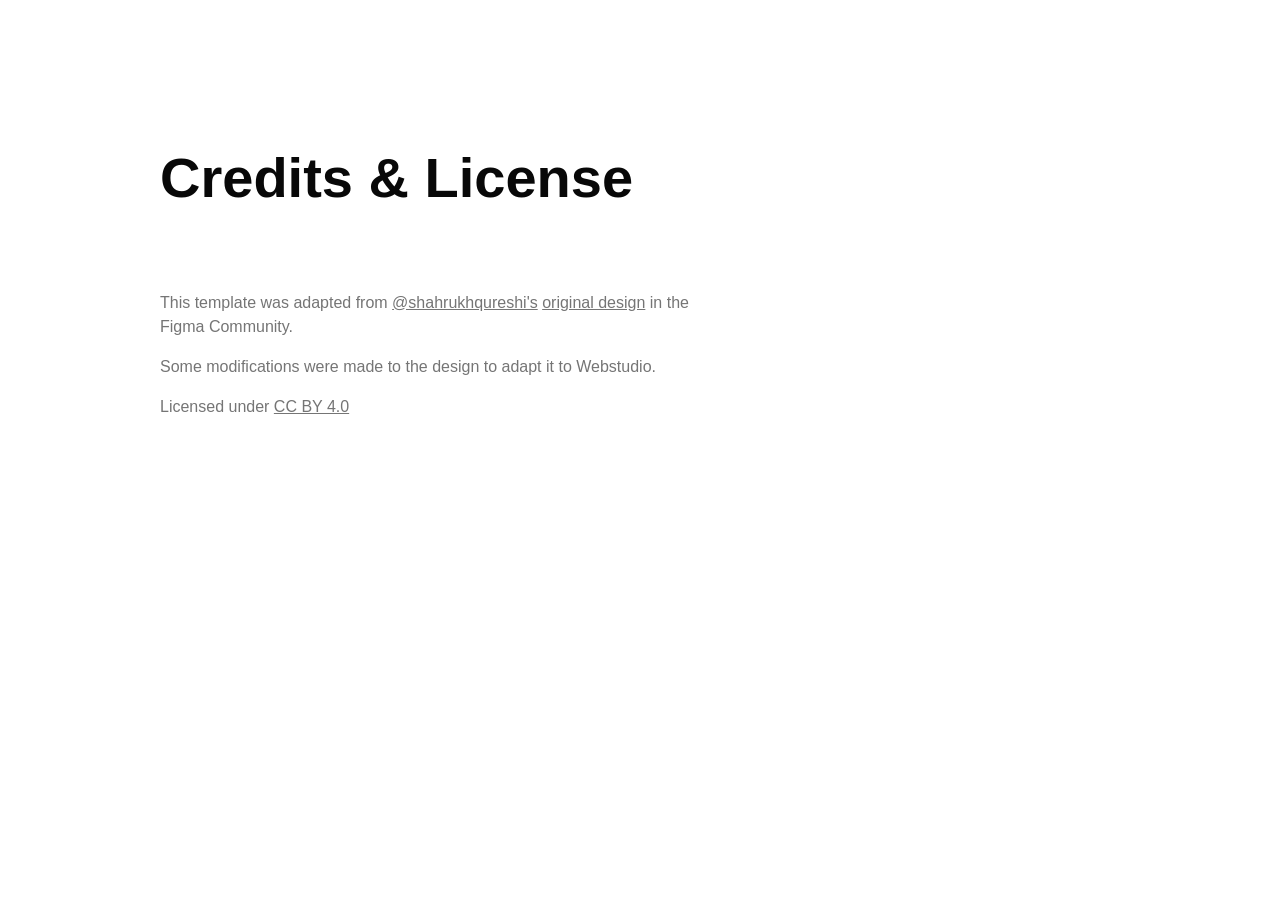
<file: credits/index.html>
<!doctype html>
<html
  lang="en"
  data-ws-project="d0c66d7c-9d82-4f2e-b249-632c3ccfc6a6"
  data-ws-last-published="2025-09-27T08:50:34.628Z"
>
  <head>
    <link
      rel="stylesheet"
      type="text/css"
      href="/assets/static/app_generated_index-6937cd5a.Czq-QV2P.css"
    />
    <meta charset="UTF-8" />
    <meta name="viewport" content="width=device-width,initial-scale=1" />
    <meta property="og:url" content="https://url/credits" />
    <title>Credits</title>
    <meta property="og:title" content="Credits" />
    <meta property="og:type" content="website" />
    <meta name="robots" content="noindex, nofollow" />
    <meta property="twitter:card" content="summary_large_image" />
    <link rel="icon" href="/assets/logo_r1qaJQiri6sK3rPyq-Sar.svg" />
  </head>
  <body class="w-body">
    <div class="w-box">
      <main class="w-box">
        <section class="w-box cna0hdz c1mzb2kd">
          <div
            class="w-box c1357293 c9jnjeu c5tmc3l c1ldum37 czr2pxy c155uc7w cry9bxc c1lfjoq7 cn6056e c1117wcl"
          >
            <h1 class="w-heading c11nr3ex c11dowh9 c1dnnq07 c8ys3vy">
              Credits &amp; License
            </h1>
            <div class="w-box c1rco612">
              <p class="w-paragraph">
                This template was adapted from
                <a
                  href="https://www.figma.com/@shahrukhqureshi"
                  target="_blank"
                  class="w-rich-text-link cd07aq5 cld4m44 c1hz2opz c1c9nyn co9inq6 c18nx7en c13zjl4p cl60rel c1ib9cr2 cb06ied"
                  >@shahrukhqureshi&#x27;s</a
                >
                <a
                  href="https://www.figma.com/community/file/1116316830579955404"
                  target="_blank"
                  class="w-rich-text-link cd07aq5 cld4m44 c1hz2opz c1c9nyn co9inq6 c18nx7en c13zjl4p cl60rel c1ib9cr2 cb06ied"
                  >original design</a
                >
                in the Figma Community.
              </p>
              <p class="w-paragraph">
                Some modifications were made to the design to adapt it to
                Webstudio.
              </p>
              <p class="w-paragraph">
                Licensed under
                <a
                  href="https://creativecommons.org/licenses/by/4.0/"
                  target="_blank"
                  class="w-rich-text-link cd07aq5 cld4m44 c1hz2opz c1c9nyn co9inq6 c18nx7en c13zjl4p cl60rel c1ib9cr2 cb06ied"
                  >CC BY 4.0</a
                >
              </p>
            </div>
          </div>
        </section>
      </main>
    </div>
    <script id="vike_pageContext" type="application/json">
      {
        "_urlRewrite": null,
        "pageId": "/pages/credits",
        "routeParams": {},
        "data": {
          "url": "https://url/credits",
          "system": { "params": {}, "search": {}, "origin": "https://url" },
          "resources": {},
          "pageMeta": {
            "title": "Credits",
            "description": "",
            "excludePageFromSearch": true,
            "language": "",
            "socialImageAssetName": "!undefined",
            "socialImageUrl": "",
            "status": 200,
            "redirect": "",
            "custom": []
          }
        }
      }
    </script>
    <script id="vike_globalContext" type="application/json">
      {}
    </script>
    <script
      src="/assets/entries/entry-server-routing.BmpKB-ID.js"
      type="module"
      async
    ></script>
    <link
      rel="modulepreload"
      href="/assets/entries/pages_credits.C6sGYbuj.js"
      as="script"
      type="text/javascript"
    /><link
      rel="modulepreload"
      href="/assets/chunks/chunk-BhLByHRB.js"
      as="script"
      type="text/javascript"
    />
  </body>
</html>
</file>
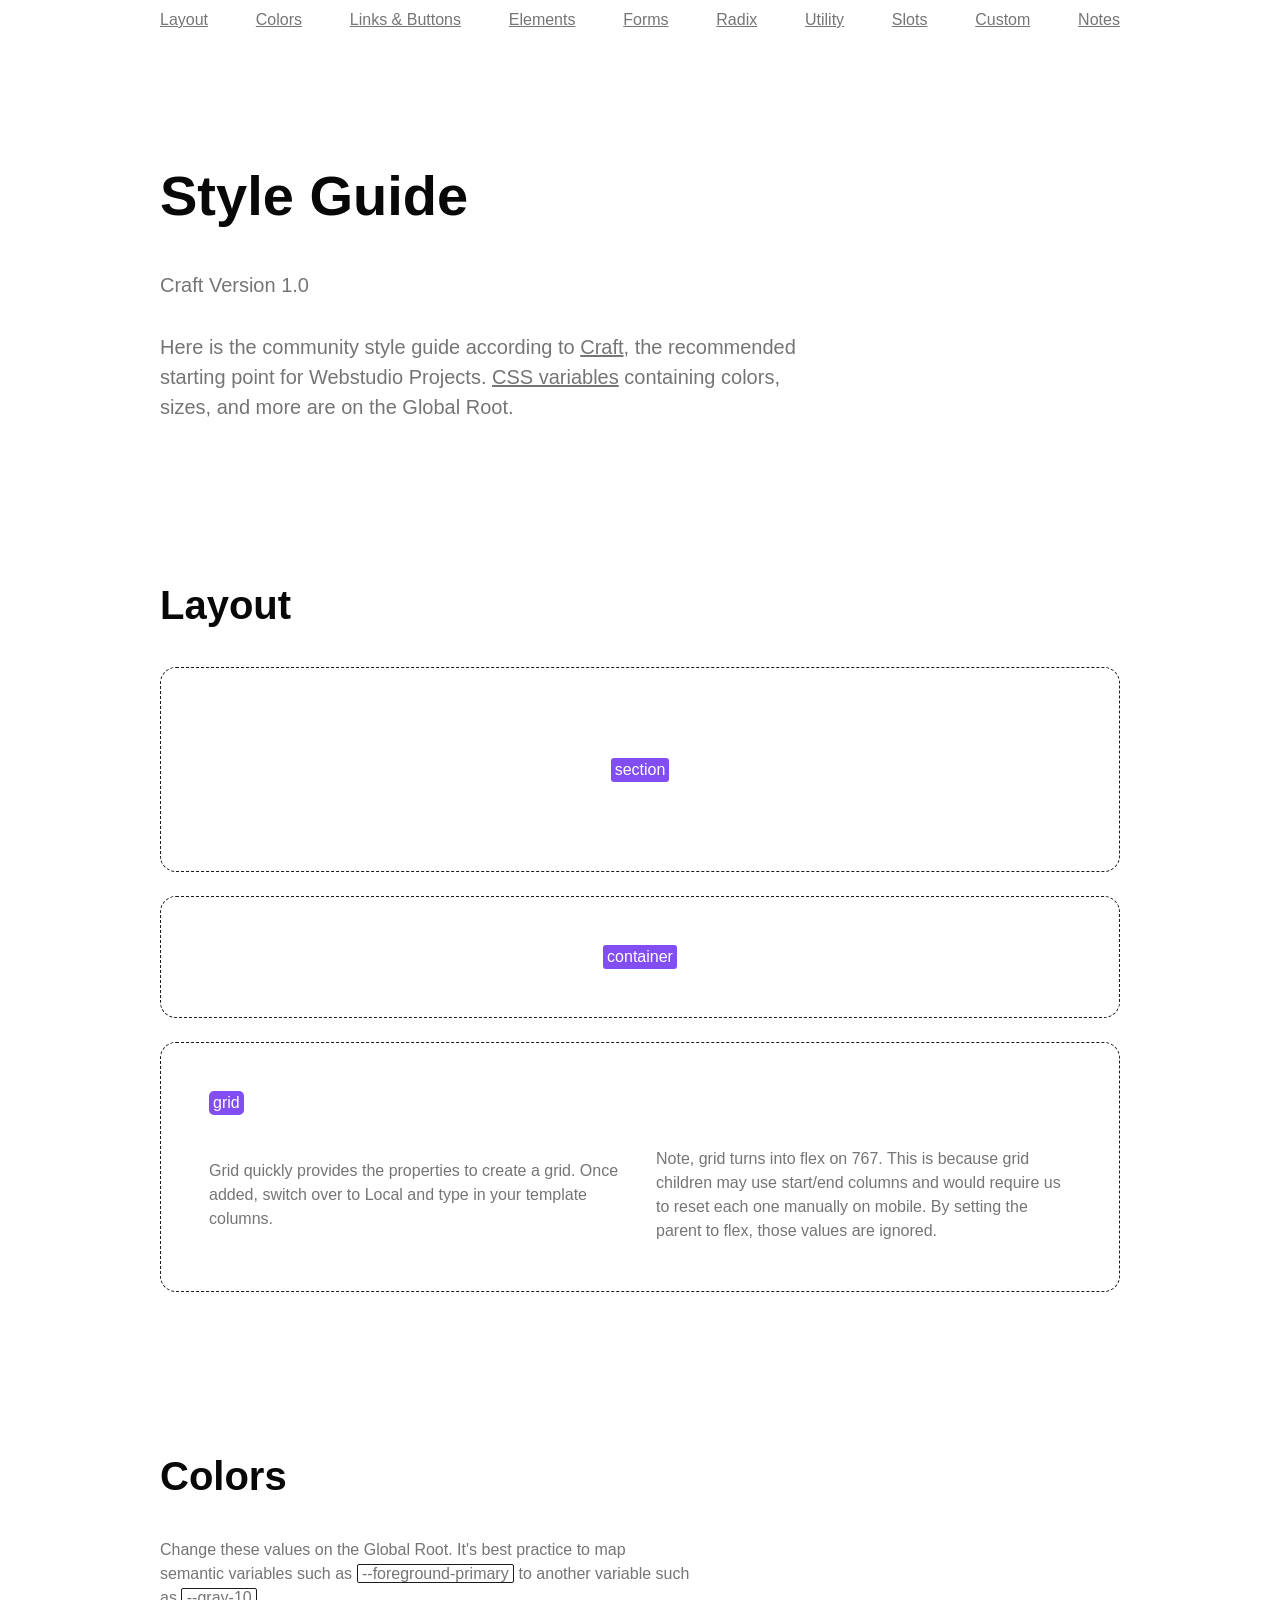
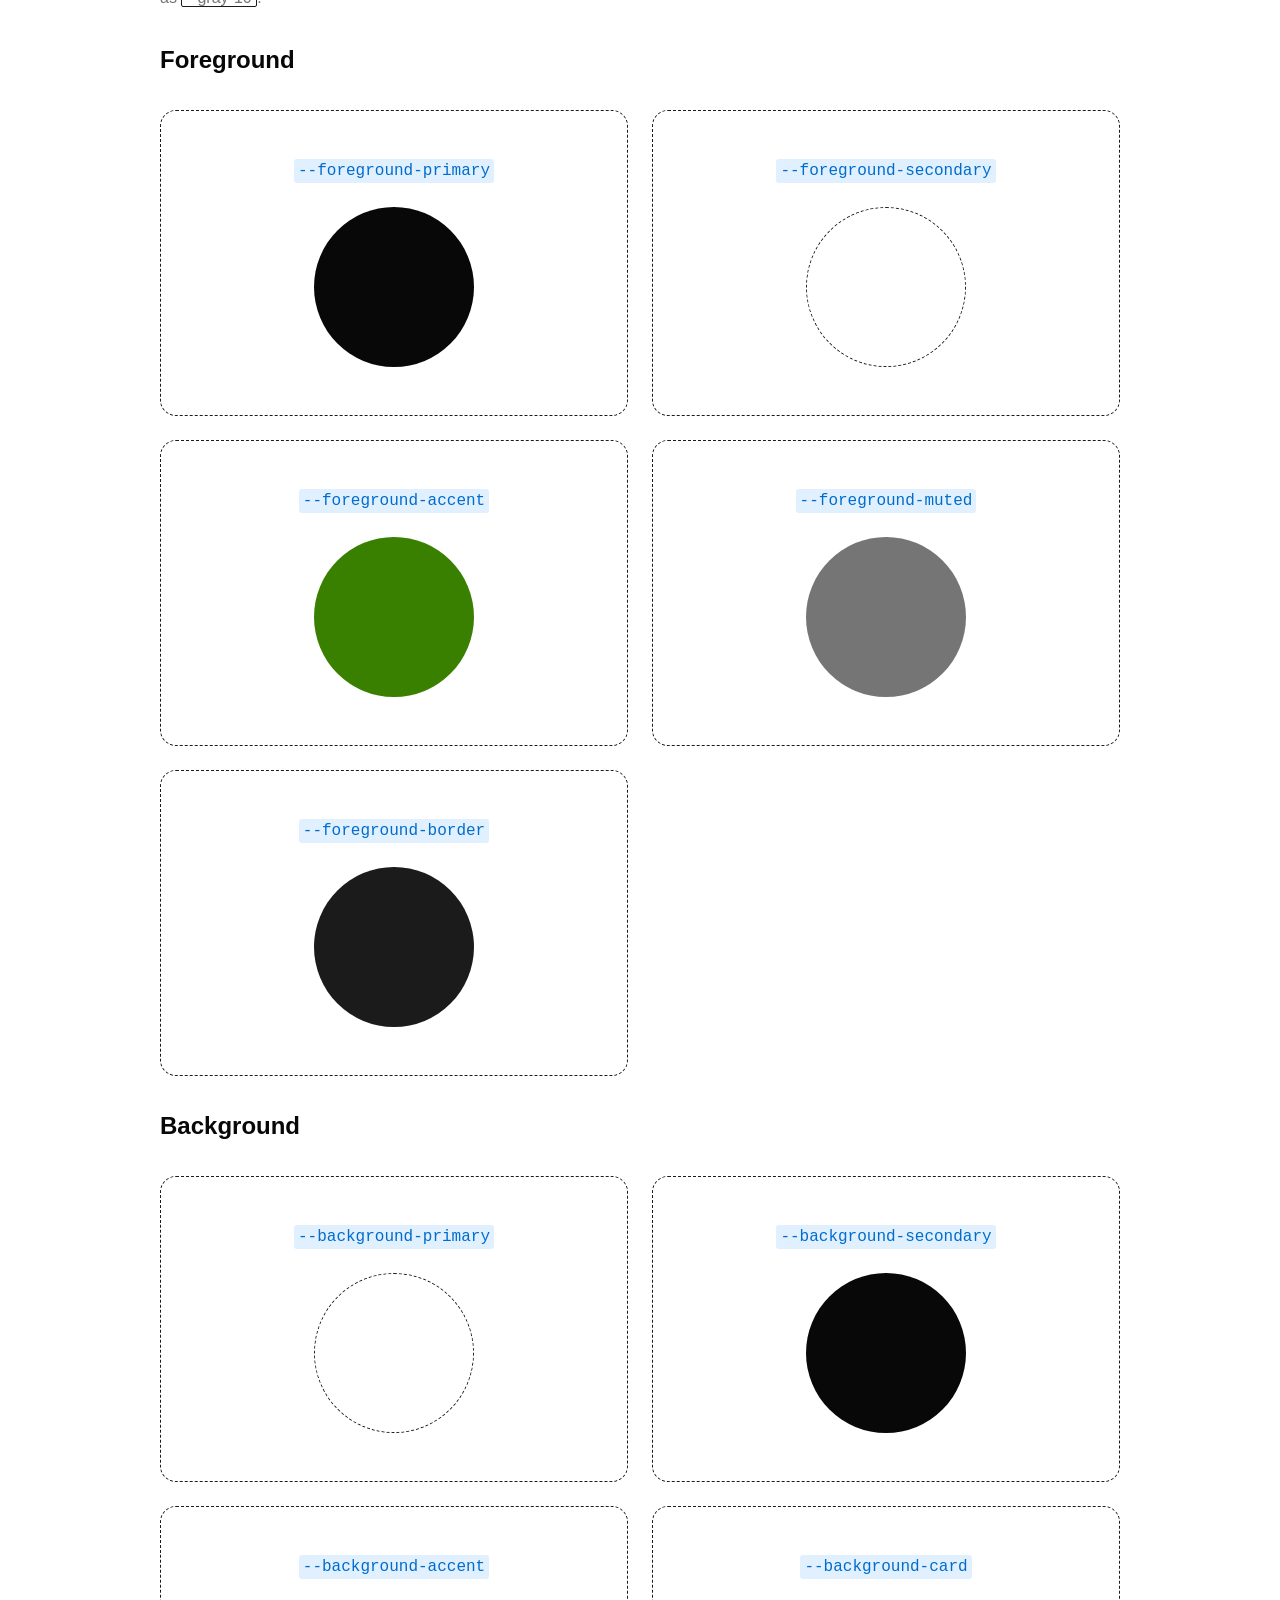
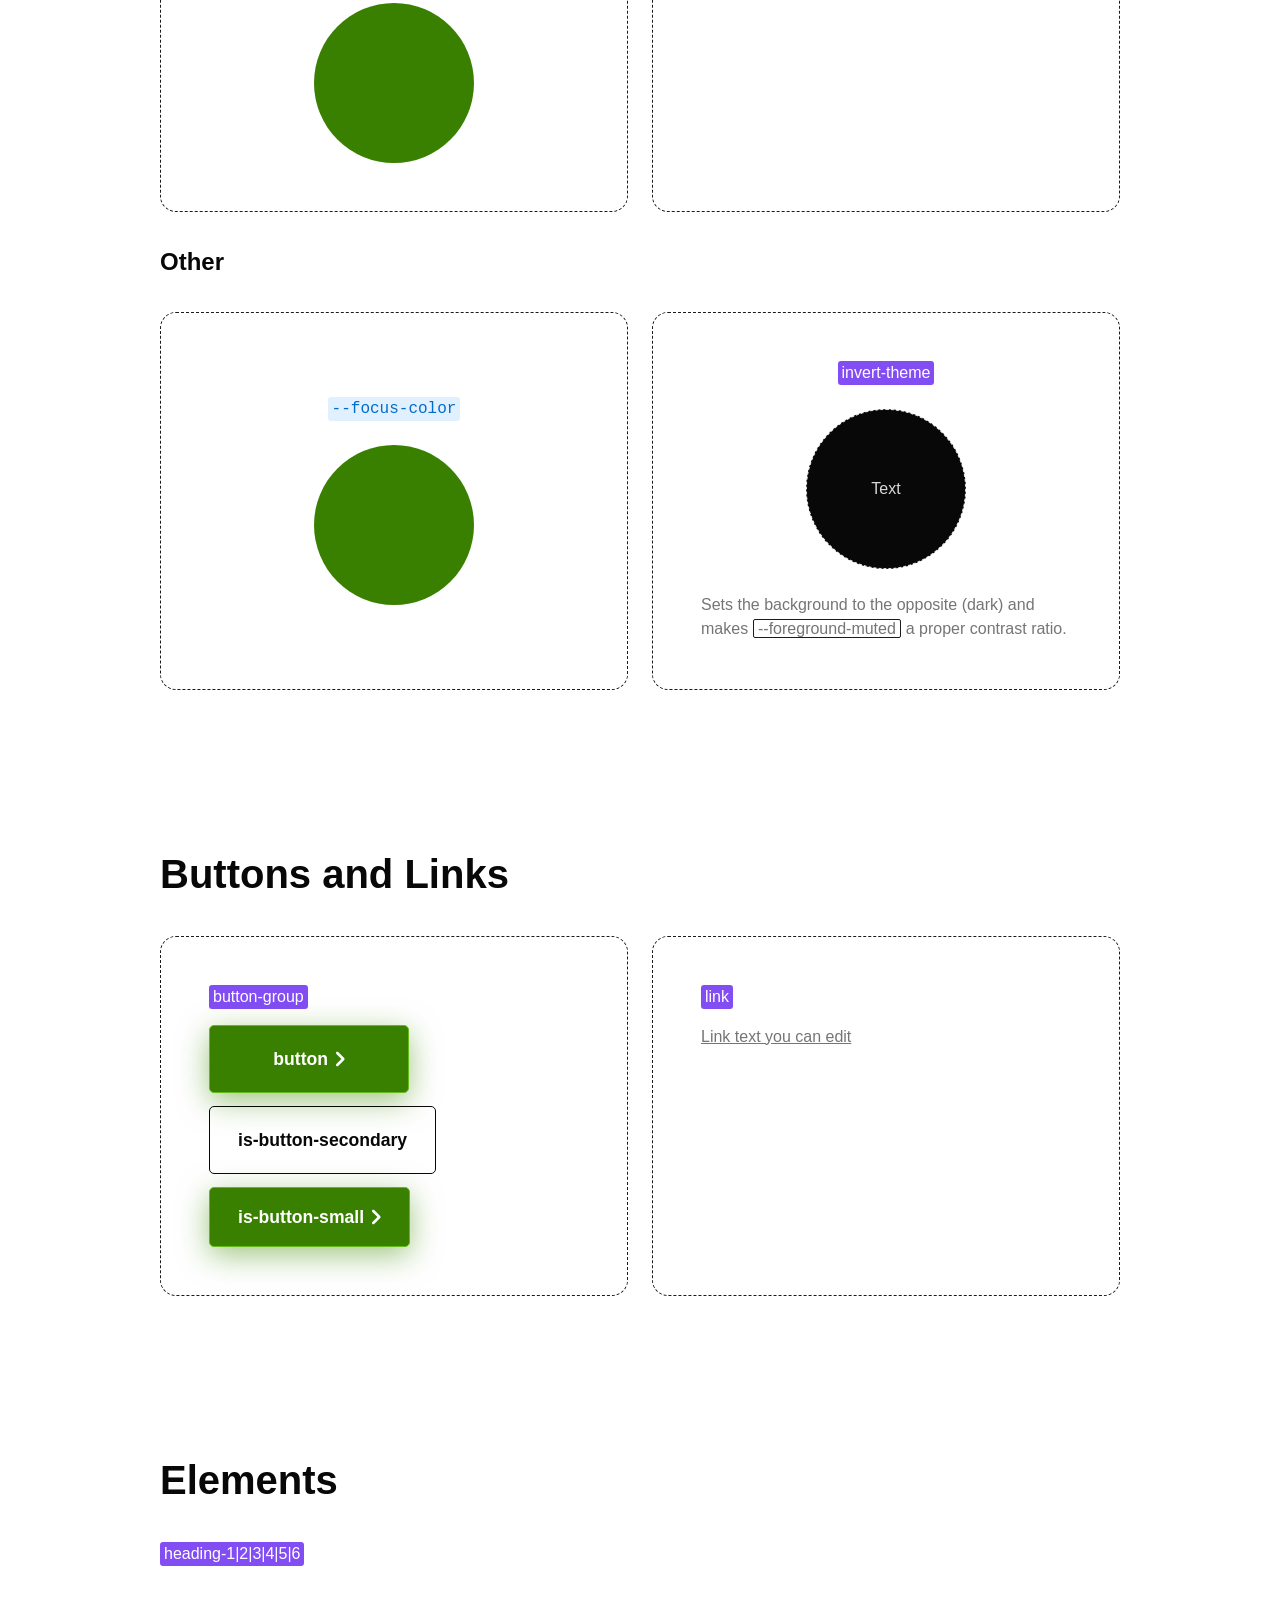
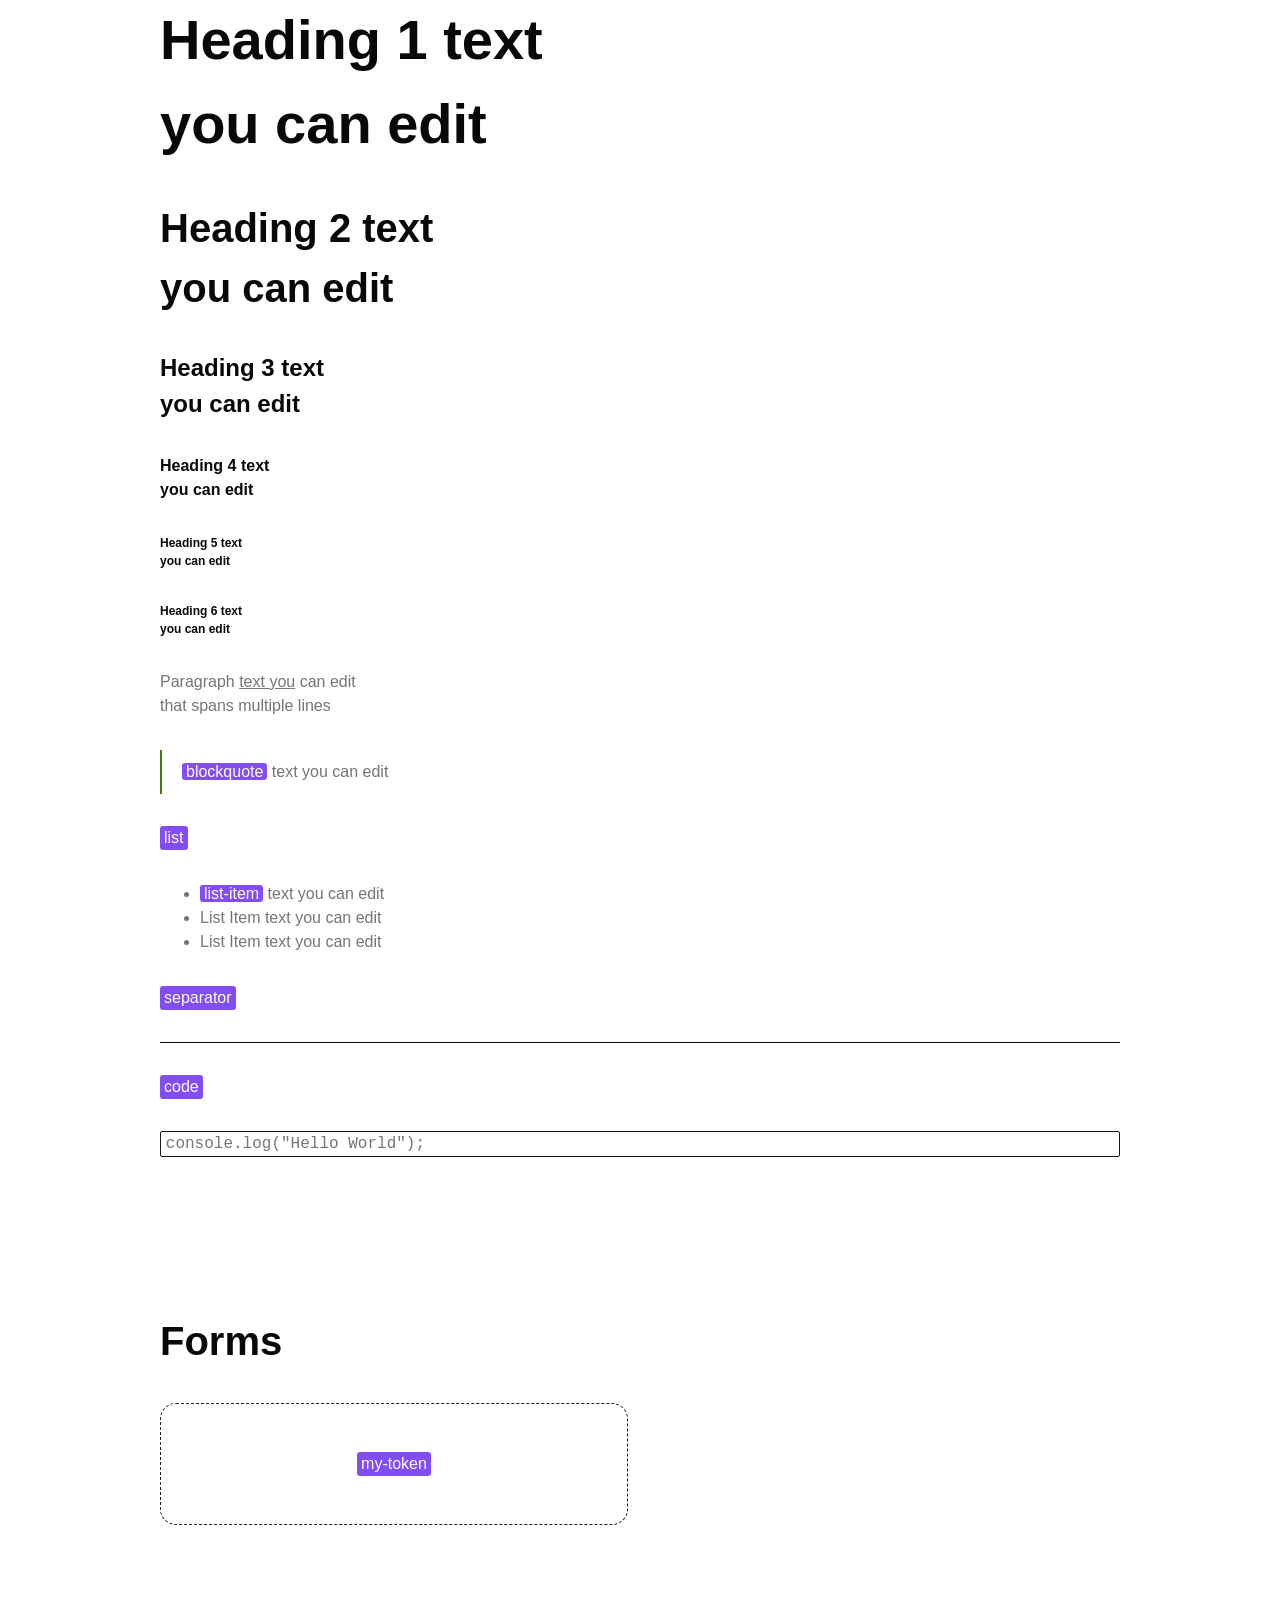
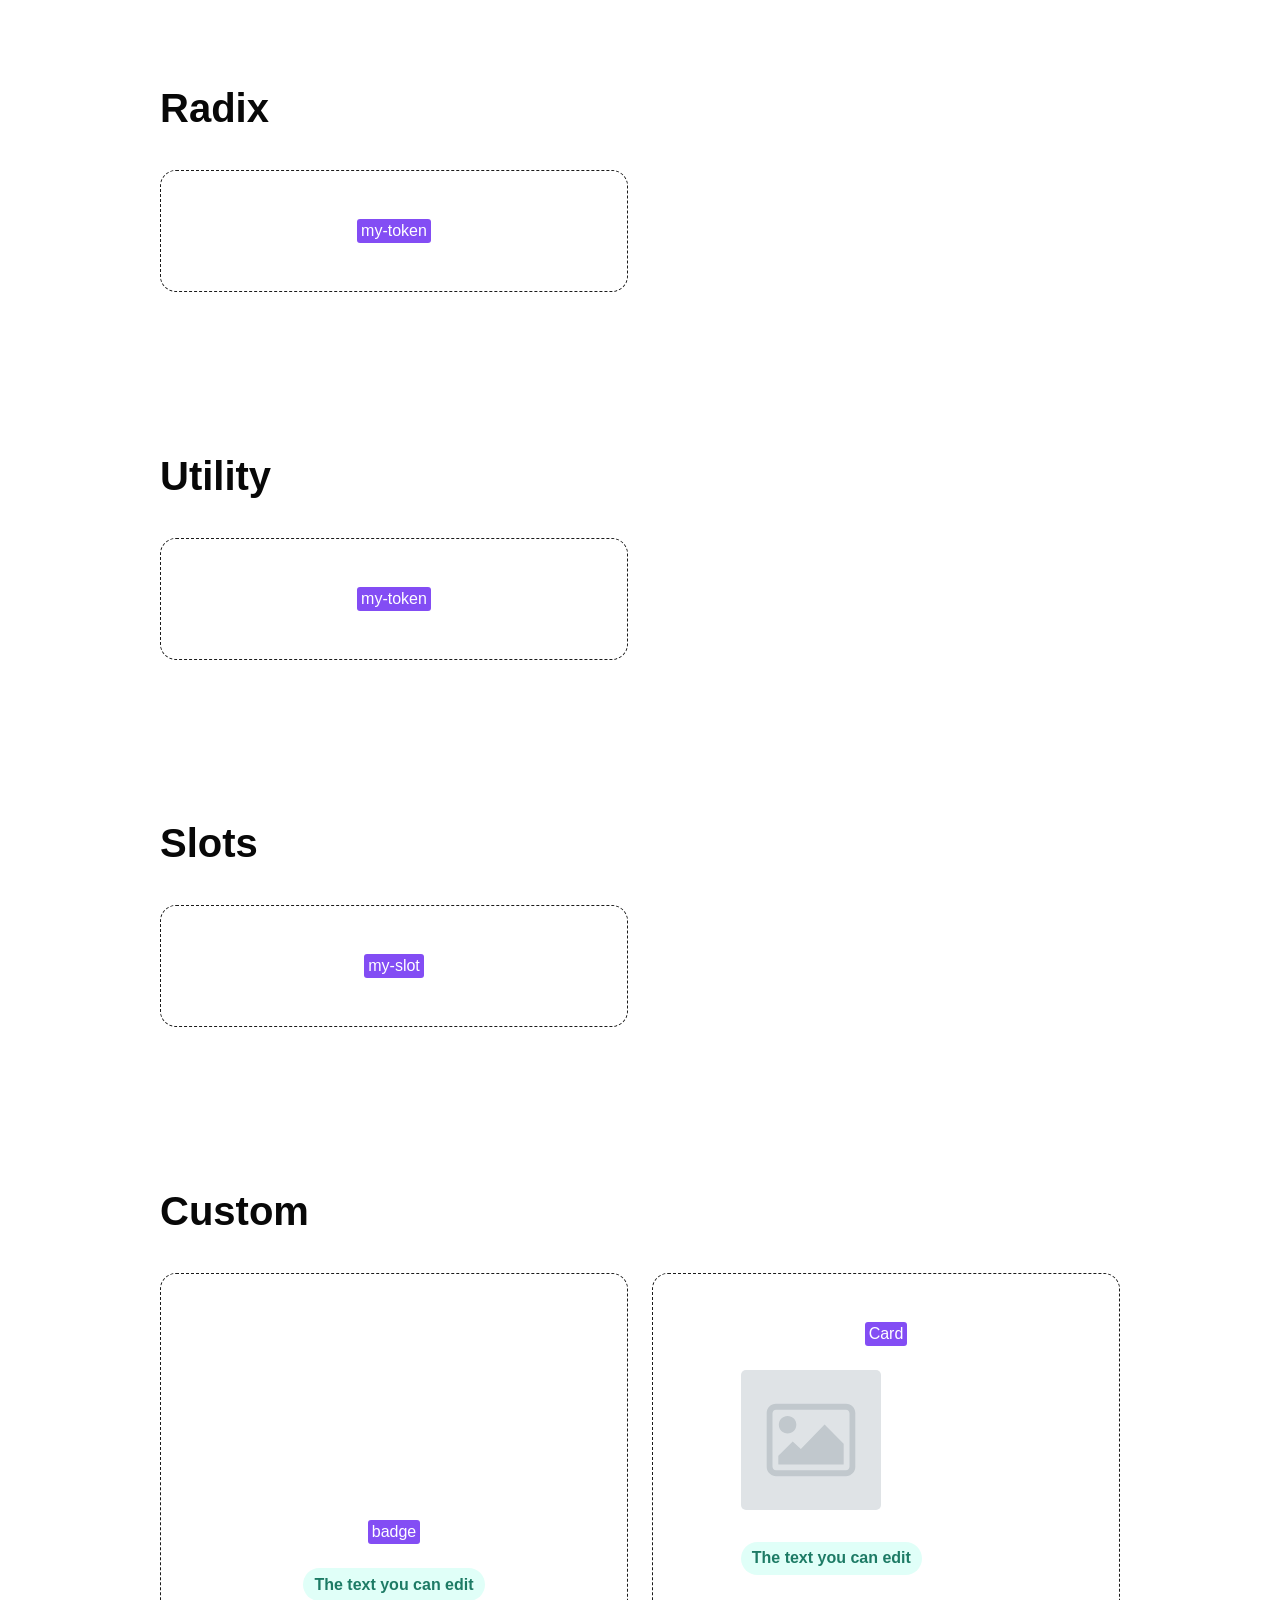
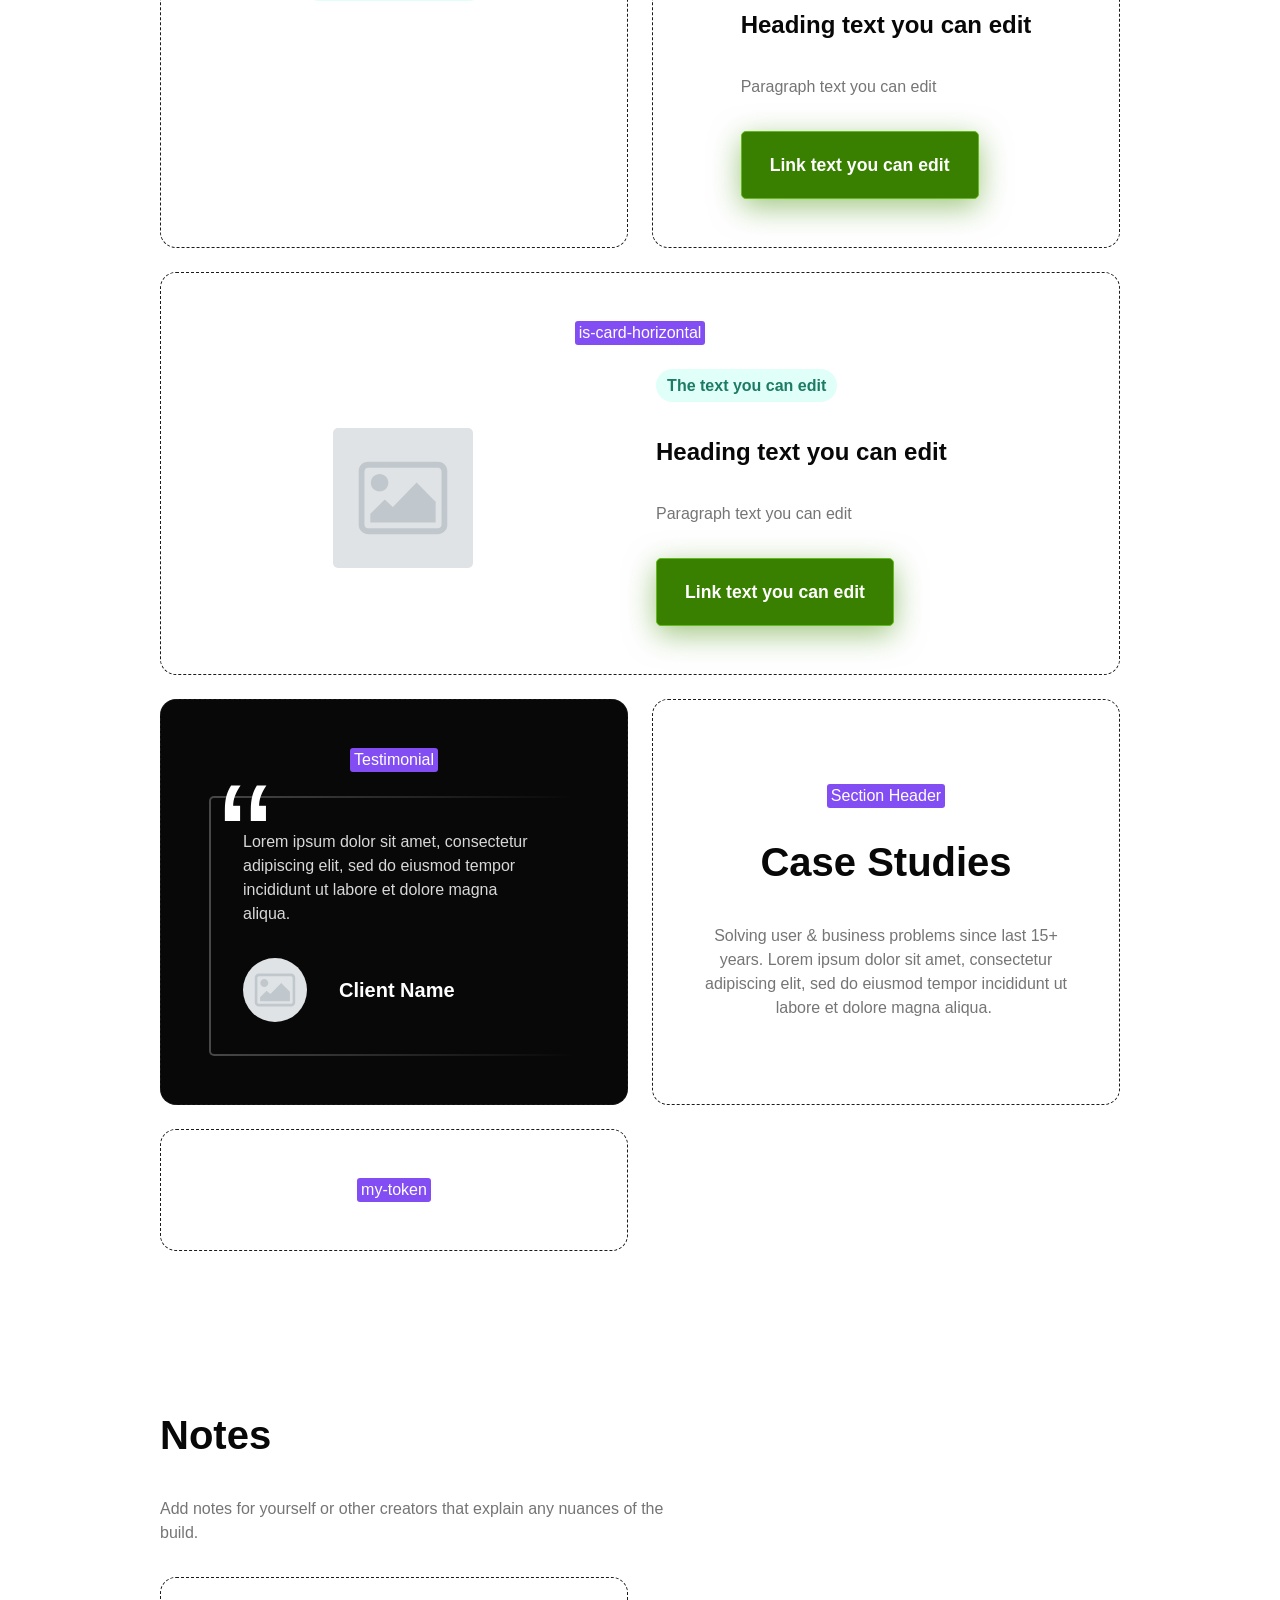
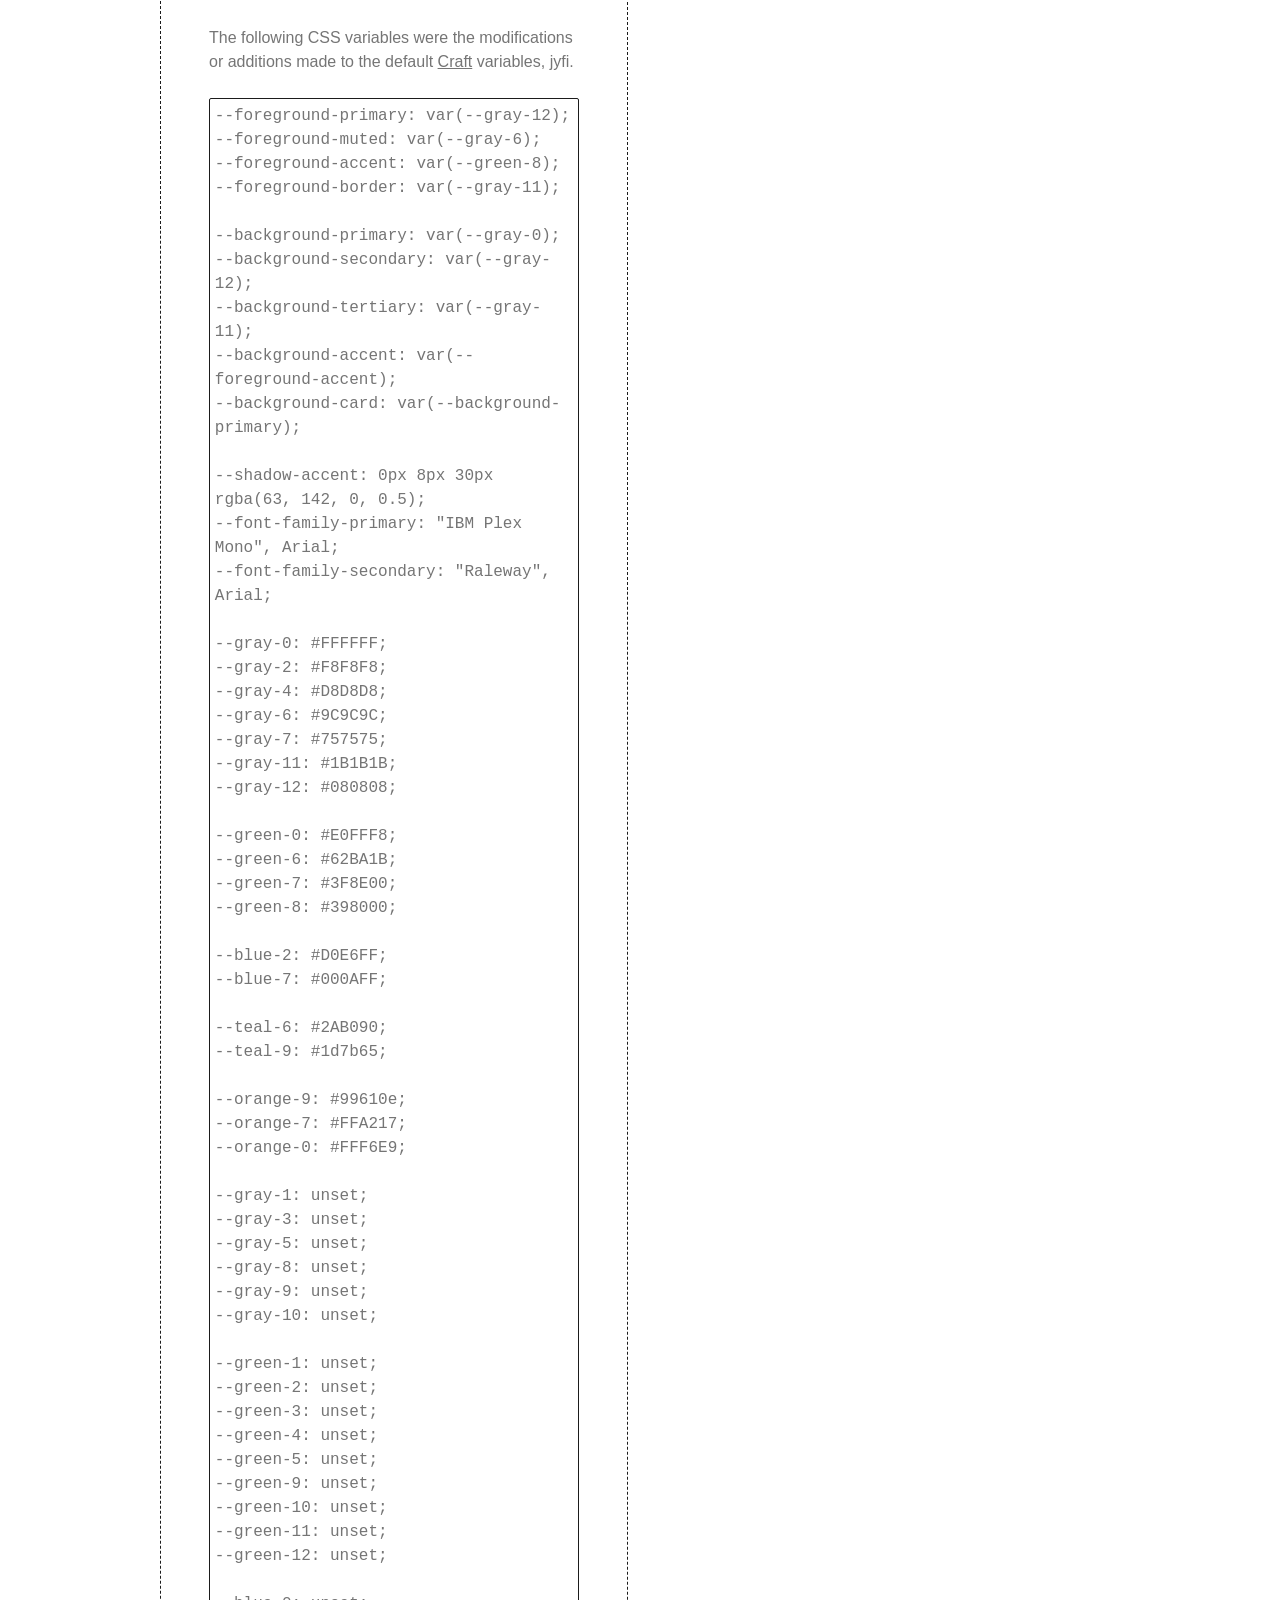
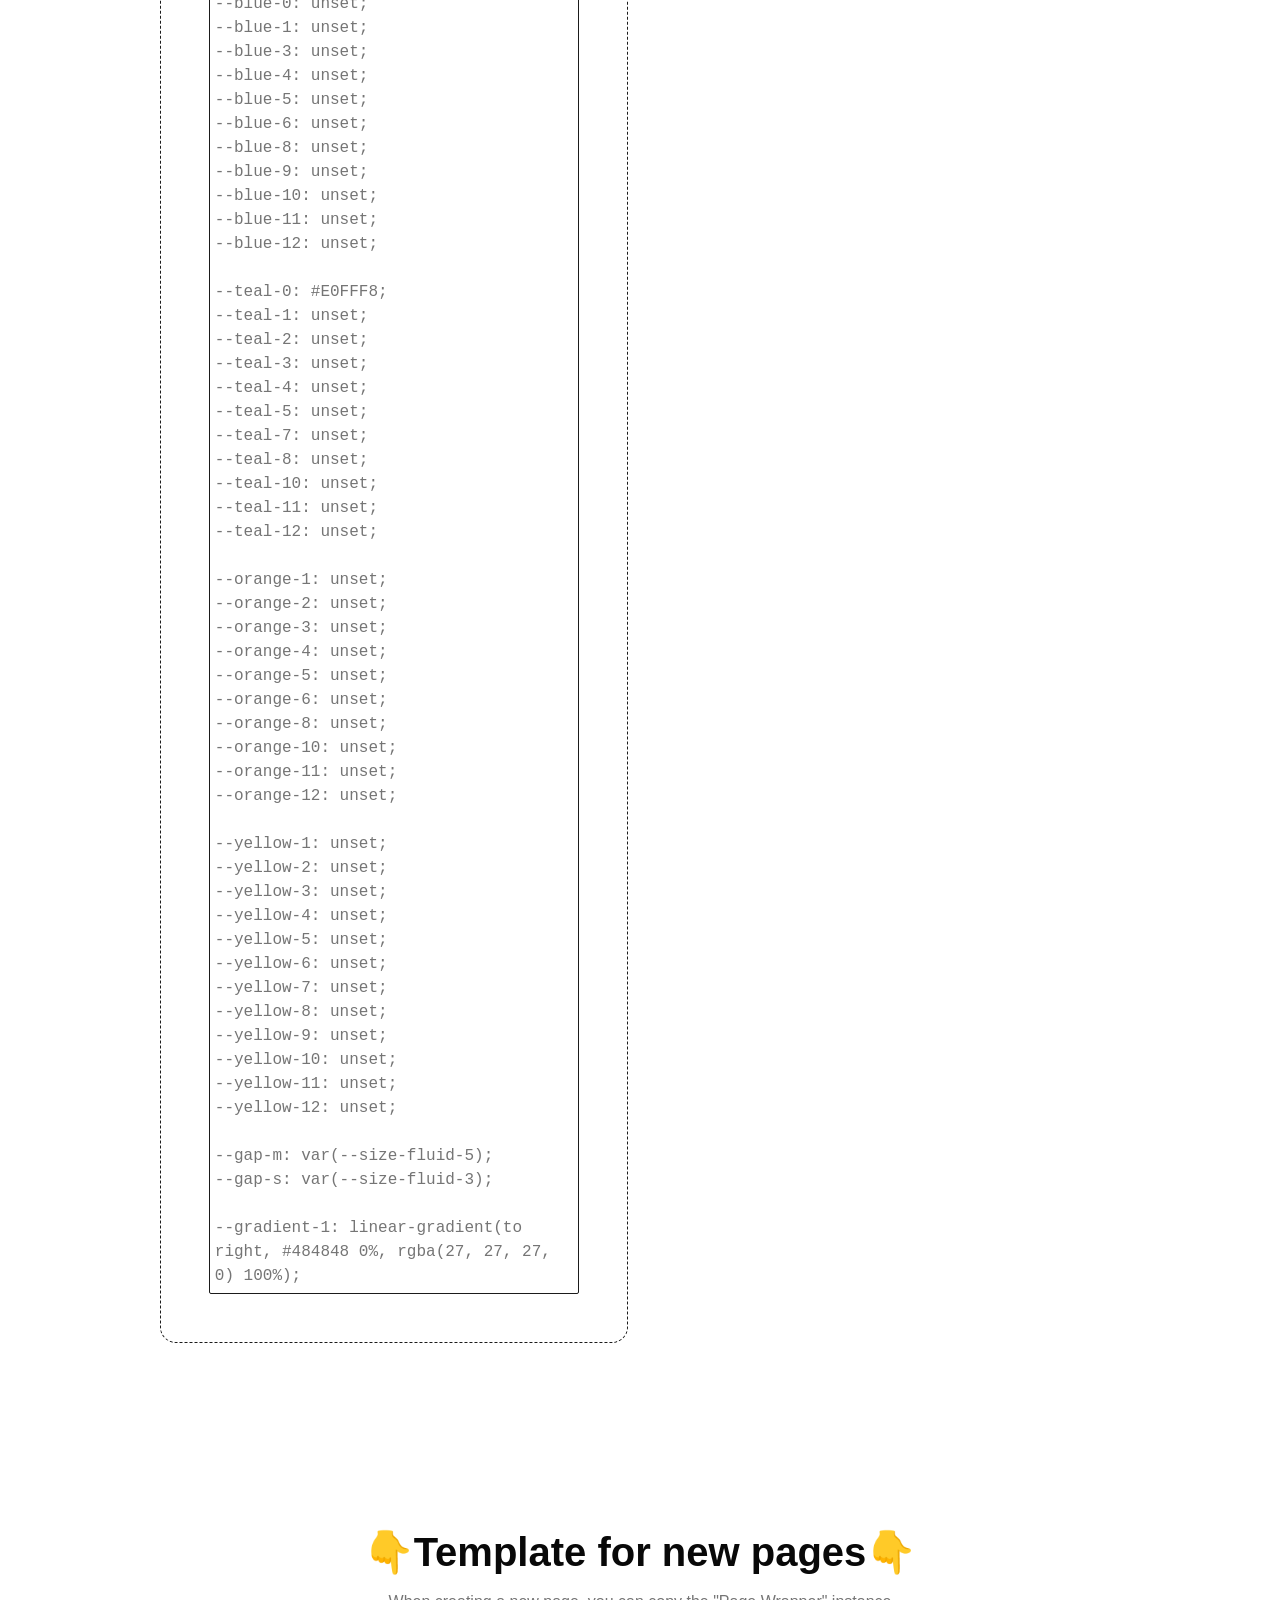
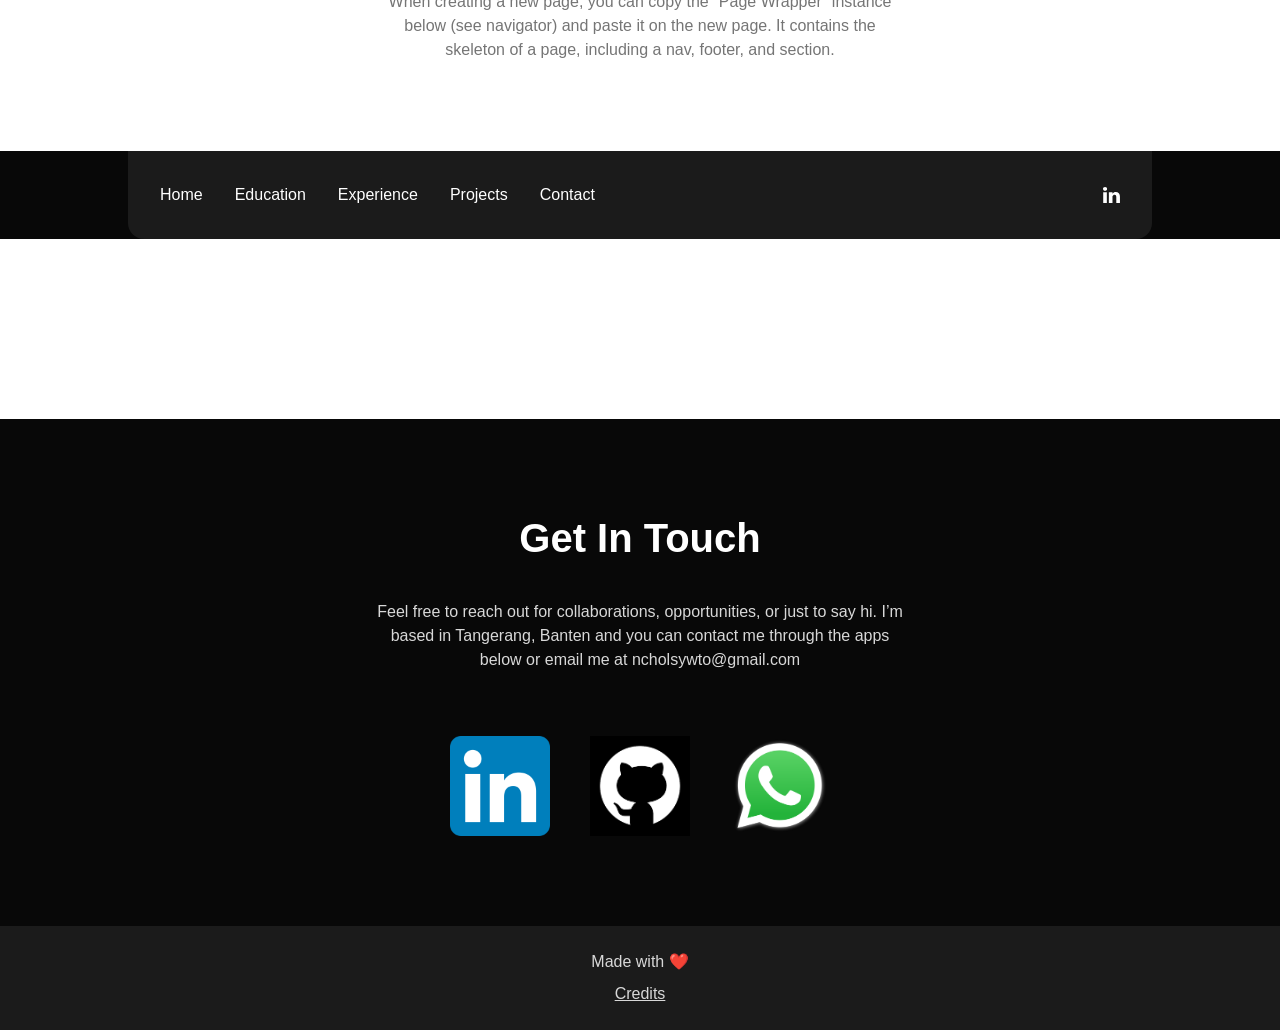
<file: style-guide/index.html>
<!doctype html>
<html
  lang="en"
  data-ws-project="d0c66d7c-9d82-4f2e-b249-632c3ccfc6a6"
  data-ws-last-published="2025-09-27T08:50:34.628Z"
>
  <head>
    <link
      rel="stylesheet"
      type="text/css"
      href="/assets/static/app_generated_index-6937cd5a.Czq-QV2P.css"
    />
    <meta charset="UTF-8" />
    <meta name="viewport" content="width=device-width,initial-scale=1" />
    <meta property="og:url" content="https://url/style-guide" />
    <title>Style Guide</title>
    <meta property="og:title" content="Style Guide" />
    <meta property="og:type" content="website" />
    <meta name="robots" content="noindex, nofollow" />
    <meta property="twitter:card" content="summary_large_image" />
    <link rel="icon" href="/assets/logo_r1qaJQiri6sK3rPyq-Sar.svg" />
  </head>
  <body id="top" class="w-body">
    <div class="w-box cna0hdz c1mzb2kd">
      <div
        class="w-box c1357293 c9jnjeu c5tmc3l c1ldum37 czr2pxy c155uc7w cry9bxc c1lfjoq7 c11ykhog c1kt5iwx"
      >
        <div class="w-box cry9bxc c1lfjoq7 c1z0l37u c1ml0hr7 cbmc0x9">
          <h1 class="w-heading c11nr3ex c11dowh9 c1dnnq07 c8ys3vy">
            Style Guide
          </h1>
          <div class="w-text c1nkzcyu che9upb">Craft Version 1.0</div>
          <p class="w-paragraph cz5g8eb c1nkzcyu">
            Here is the community style guide according to
            <a
              href="https://docs.webstudio.is/university/craft"
              target="_blank"
              class="w-rich-text-link cd07aq5 cld4m44 c1hz2opz c1c9nyn co9inq6 c18nx7en c13zjl4p cl60rel c1ib9cr2 cb06ied"
              >Craft</a
            >, the recommended starting point for Webstudio Projects.
            <a
              href="https://docs.webstudio.is/university/foundations/css-variables"
              target="_blank"
              class="w-rich-text-link cd07aq5 cld4m44 c1hz2opz c1c9nyn co9inq6 c18nx7en c13zjl4p cl60rel c1ib9cr2 cb06ied"
              >CSS variables</a
            >
            containing colors, sizes, and more are on the Global Root.
          </p>
        </div>
        <div
          id="layout"
          class="w-box cry9bxc c1lfjoq7 cdq89vd c1tcoltv c1778y6x"
        >
          <div class="w-box cry9bxc c1lfjoq7 c1z0l37u c1ml0hr7 cbmc0x9">
            <h2 class="w-heading c1dxq9cf c11dowh9 c12y6bqh c8ys3vy">Layout</h2>
          </div>
          <div class="w-box copqmak c9sypx0 c1w3ahi2 c3zdkj3 c1lcvbhc">
            <div
              class="w-box c12n5uks csb0ifw cg5j03k c8od1c4 cry9bxc c1qyy4dh ct02u4h cna0hdz c1mzb2kd c1vaudkt cci8rp4 c1fhkm63 clv8gve c1lfjoq7 cll3pt2 c1gy5yet ck4tzbx"
            >
              <div
                class="w-text c1yehcfp cbvffy can94pj c1p3n7hw c1qom380 c1pn4vw7 cczo11 c1tnvyeo c1pm51o8 c18tatc1"
              >
                section
              </div>
            </div>
            <div
              class="w-box c12n5uks csb0ifw cg5j03k c8od1c4 cry9bxc c1qyy4dh ct02u4h c2keyc8 cnkorcr c1ldum37 c5tmc3l c1fhkm63 clv8gve c1lfjoq7 ca4qjwu c1cdc69r c1357293 c9jnjeu czr2pxy c155uc7w ck4tzbx"
            >
              <div
                class="w-text c1yehcfp cbvffy can94pj c1p3n7hw c1qom380 c1pn4vw7 cczo11 c1tnvyeo c1pm51o8 c18tatc1"
              >
                container
              </div>
            </div>
            <div
              class="w-box c12n5uks csb0ifw cg5j03k c8od1c4 copqmak c1qyy4dh ct02u4h c1fhkm63 clv8gve c1lfjoq7 c10zkoym ct8c5y2 c1f64byh ck4tzbx c1g7fxd7 cx6c9kw c174sw29"
            >
              <div class="w-box c7rvndl c2w8hv4">
                <div
                  class="w-text c1yehcfp c1umavhe caipwxg cbvffy can94pj cuccfz7 cir85gx c1qom380 cr8yqfm c1ufwdzl c5blvcv cml0h3f c5m8ase clv8gve"
                >
                  grid
                </div>
              </div>
              <div class="w-box">
                <p class="w-paragraph">
                  Grid quickly provides the properties to create a grid. Once
                  added, switch over to Local and type in your template columns.
                </p>
              </div>
              <div class="w-box">
                <p class="w-paragraph">
                  Note, grid turns into flex on 767. This is because grid
                  children may use start/end columns and would require us to
                  reset each one manually on mobile. By setting the parent to
                  flex, those values are ignored.
                </p>
              </div>
            </div>
          </div>
        </div>
        <div
          id="colors"
          class="w-box cry9bxc c1lfjoq7 cdq89vd c1tcoltv c1778y6x"
        >
          <div class="w-box cry9bxc c1lfjoq7 c1z0l37u c1ml0hr7 cbmc0x9">
            <h2 class="w-heading c1dxq9cf c11dowh9 c12y6bqh c8ys3vy">Colors</h2>
            <p class="w-paragraph che9upb c1rco612">
              Change these values on the Global Root. It&#x27;s best practice to
              map semantic variables such as
              <span
                class="w-text-1 c2i0393 c19evryj cntnubm c16hrg7f c12vy3a5 cuwcd3w c1qakuu0 cz20ayj"
                >--foreground-primary</span
              >
              to another variable such as
              <span
                class="w-text-1 c2i0393 c19evryj cntnubm c16hrg7f c12vy3a5 cuwcd3w c1qakuu0 cz20ayj"
                >--gray-10</span
              >.
            </p>
          </div>
          <h3 class="w-heading cuoke4w c11dowh9 c12y6bqh c8ys3vy">
            Foreground
          </h3>
          <div class="w-box copqmak c1f64byh c1w3ahi2 c3zdkj3 c1lcvbhc">
            <div
              class="w-box c12n5uks csb0ifw cg5j03k c8od1c4 cry9bxc c1qyy4dh ct02u4h c1fhkm63 clv8gve c1lfjoq7 cll3pt2 c1gy5yet ck4tzbx c1g7fxd7"
            >
              <div
                class="w-text c1cty1eq cbvffy can94pj cdt4mfm c1qom380 c1pn4vw7 cczo11 c1tnvyeo c1pm51o8 c18tatc1 c16x0h2l"
              >
                --foreground-primary
              </div>
              <div
                class="w-box cagnu3j c1cx42qj c1nj04wn c1nitjp7 c195lvp6 c1hr6a6t c1s9lq31 c12y6bqh c6pvryr"
              ></div>
            </div>
            <div
              class="w-box c12n5uks csb0ifw cg5j03k c8od1c4 cry9bxc c1qyy4dh ct02u4h c1fhkm63 clv8gve c1lfjoq7 cll3pt2 c1gy5yet ck4tzbx c1g7fxd7"
            >
              <div
                class="w-text c1cty1eq cbvffy can94pj cdt4mfm c1qom380 c1pn4vw7 cczo11 c1tnvyeo c1pm51o8 c18tatc1 c16x0h2l"
              >
                --foreground-secondary
              </div>
              <div
                class="w-box cagnu3j c1cx42qj c1nj04wn c1nitjp7 c195lvp6 c1hr6a6t c1s9lq31 c1bd9ep2 ck4tzbx"
              ></div>
            </div>
            <div
              class="w-box c12n5uks csb0ifw cg5j03k c8od1c4 cry9bxc c1qyy4dh ct02u4h c1fhkm63 clv8gve c1lfjoq7 cll3pt2 c1gy5yet ck4tzbx c1g7fxd7"
            >
              <div
                class="w-text c1cty1eq cbvffy can94pj cdt4mfm c1qom380 c1pn4vw7 cczo11 c1tnvyeo c1pm51o8 c18tatc1 c16x0h2l"
              >
                --foreground-accent
              </div>
              <div
                class="w-box cagnu3j c1cx42qj c1nj04wn c1nitjp7 c195lvp6 c1hr6a6t c1s9lq31 cpp0nin c6pvryr"
              ></div>
            </div>
            <div
              class="w-box c12n5uks csb0ifw cg5j03k c8od1c4 cry9bxc c1qyy4dh ct02u4h c1fhkm63 clv8gve c1lfjoq7 cll3pt2 c1gy5yet ck4tzbx c1g7fxd7"
            >
              <div
                class="w-text c1cty1eq cbvffy can94pj cdt4mfm c1qom380 c1pn4vw7 cczo11 c1tnvyeo c1pm51o8 c18tatc1 c16x0h2l"
              >
                --foreground-muted
              </div>
              <div
                class="w-box cagnu3j c1cx42qj c1nj04wn c1nitjp7 c195lvp6 c1hr6a6t c1s9lq31 czt9u4x c6pvryr"
              ></div>
            </div>
            <div
              class="w-box c12n5uks csb0ifw cg5j03k c8od1c4 cry9bxc c1qyy4dh ct02u4h c1fhkm63 clv8gve c1lfjoq7 cll3pt2 c1gy5yet ck4tzbx c1g7fxd7"
            >
              <div
                class="w-text c1cty1eq cbvffy can94pj cdt4mfm c1qom380 c1pn4vw7 cczo11 c1tnvyeo c1pm51o8 c18tatc1 c16x0h2l"
              >
                --foreground-border
              </div>
              <div
                class="w-box cagnu3j c1cx42qj c1nj04wn c1nitjp7 c195lvp6 c1hr6a6t c1s9lq31 cchda18 c6pvryr"
              ></div>
            </div>
          </div>
          <h3 class="w-heading cuoke4w c11dowh9 c12y6bqh c8ys3vy">
            Background
          </h3>
          <div class="w-box copqmak c1f64byh c1w3ahi2 c3zdkj3 c1lcvbhc">
            <div
              class="w-box c12n5uks csb0ifw cg5j03k c8od1c4 cry9bxc c1qyy4dh ct02u4h c1fhkm63 clv8gve c1lfjoq7 cll3pt2 c1gy5yet ck4tzbx c1g7fxd7"
            >
              <div
                class="w-text c1cty1eq cbvffy can94pj cdt4mfm c1qom380 c1pn4vw7 cczo11 c1tnvyeo c1pm51o8 c18tatc1 c16x0h2l"
              >
                --background-primary
              </div>
              <div
                class="w-box cagnu3j c1cx42qj c1nj04wn c1nitjp7 c195lvp6 c1hr6a6t c1s9lq31 cvgv9nf ck4tzbx"
              ></div>
            </div>
            <div
              class="w-box c12n5uks csb0ifw cg5j03k c8od1c4 cry9bxc c1qyy4dh ct02u4h c1fhkm63 clv8gve c1lfjoq7 cll3pt2 c1gy5yet ck4tzbx c1g7fxd7"
            >
              <div
                class="w-text c1cty1eq cbvffy can94pj cdt4mfm c1qom380 c1pn4vw7 cczo11 c1tnvyeo c1pm51o8 c18tatc1 c16x0h2l"
              >
                --background-secondary
              </div>
              <div
                class="w-box cagnu3j c1cx42qj c1nj04wn c1nitjp7 c195lvp6 c1hr6a6t c1s9lq31 c1llqm3g c6pvryr"
              ></div>
            </div>
            <div
              class="w-box c12n5uks csb0ifw cg5j03k c8od1c4 cry9bxc c1qyy4dh ct02u4h c1fhkm63 clv8gve c1lfjoq7 cll3pt2 c1gy5yet ck4tzbx c1g7fxd7"
            >
              <div
                class="w-text c1cty1eq cbvffy can94pj cdt4mfm c1qom380 c1pn4vw7 cczo11 c1tnvyeo c1pm51o8 c18tatc1 c16x0h2l"
              >
                --background-accent
              </div>
              <div
                class="w-box cagnu3j c1cx42qj c1nj04wn c1nitjp7 c195lvp6 c1hr6a6t c1s9lq31 c1iv8y8b c6pvryr"
              ></div>
            </div>
            <div
              class="w-box c12n5uks csb0ifw cg5j03k c8od1c4 cry9bxc c1qyy4dh ct02u4h c1fhkm63 clv8gve c1lfjoq7 cll3pt2 c1gy5yet ck4tzbx c1g7fxd7"
            >
              <div
                class="w-text c1cty1eq cbvffy can94pj cdt4mfm c1qom380 c1pn4vw7 cczo11 c1tnvyeo c1pm51o8 c18tatc1 c16x0h2l"
              >
                --background-card
              </div>
              <div
                class="w-box cagnu3j c1cx42qj c1nj04wn c1nitjp7 c195lvp6 c1hr6a6t c1s9lq31 cow0ixc c6pvryr"
              ></div>
            </div>
          </div>
          <h3 class="w-heading cuoke4w c11dowh9 c12y6bqh c8ys3vy">Other</h3>
          <div class="w-box copqmak c1f64byh c1w3ahi2 c3zdkj3 c1lcvbhc">
            <div
              class="w-box c12n5uks csb0ifw cg5j03k c8od1c4 cry9bxc c1qyy4dh ct02u4h c1fhkm63 clv8gve c1lfjoq7 cll3pt2 c1gy5yet ck4tzbx c1g7fxd7"
            >
              <div
                class="w-text c1cty1eq cbvffy can94pj cdt4mfm c1qom380 c1pn4vw7 cczo11 c1tnvyeo c1pm51o8 c18tatc1 c16x0h2l"
              >
                --focus-color
              </div>
              <div
                class="w-box cagnu3j c1cx42qj c1nj04wn c1nitjp7 c195lvp6 c1hr6a6t c1s9lq31 c17o0p2u c6pvryr"
              ></div>
            </div>
            <div
              class="w-box c12n5uks csb0ifw cg5j03k c8od1c4 cry9bxc c1qyy4dh ct02u4h c1fhkm63 clv8gve c1lfjoq7 cll3pt2 c1gy5yet ck4tzbx c1g7fxd7"
            >
              <div
                class="w-text c1yehcfp cbvffy can94pj c1p3n7hw c1qom380 c1pn4vw7 cczo11 c1tnvyeo c1pm51o8 c18tatc1"
              >
                invert-theme
              </div>
              <div
                class="w-box cagnu3j c130qyz3 c1nj04wn c1nitjp7 c195lvp6 c1hr6a6t c1s9lq31 c82o5tr cqlgvkl cry9bxc c1qyy4dh ct02u4h c6pvryr"
              >
                <div class="w-text">Text</div>
              </div>
              <p class="w-paragraph">
                Sets the background to the opposite (dark) and makes
                <span
                  class="w-text-1 c2i0393 c19evryj cntnubm c16hrg7f c12vy3a5 cuwcd3w c1qakuu0 cz20ayj"
                  >--foreground-muted</span
                >
                a proper contrast ratio.
              </p>
            </div>
          </div>
        </div>
        <div
          id="links-buttons"
          class="w-box cry9bxc c1lfjoq7 cdq89vd c1tcoltv c1778y6x"
        >
          <div class="w-box cry9bxc c1lfjoq7 c1z0l37u c1ml0hr7 cbmc0x9">
            <h2 class="w-heading c1dxq9cf c11dowh9 c12y6bqh c8ys3vy">
              Buttons and Links
            </h2>
          </div>
          <div class="w-box copqmak c1f64byh c1w3ahi2 c3zdkj3 c1lcvbhc">
            <div
              class="w-box c12n5uks csb0ifw cg5j03k c8od1c4 cry9bxc c16xs6ny c1wt8a7g c1fhkm63 clv8gve c1lfjoq7 c133lpx4 c14u5o53 ck4tzbx c1g7fxd7"
            >
              <div
                class="w-text c1yehcfp cbvffy can94pj c1p3n7hw c1qom380 c1pn4vw7 cczo11 c1tnvyeo c1pm51o8 c18tatc1"
              >
                button-group
              </div>
              <div
                class="w-box cry9bxc c1qyy4dh c1wt8a7g c17drxn3 cvj021w c15cml01"
              >
                <a
                  class="w-link c1b44psv cl8m66n cihfpxt cb4vmi8 c1j33arz c1r2vfc1 ccfzz03 cub2gss cgcvr98 c1xjllne c135vpv5 ckm1y83 csru8nn c1md20bl c1e892th c1qyy4dh ct02u4h c1nouzdk c1hz2opz c1c9nyn co9inq6 c18nx7en c13zjl4p c1cb3y4c c1h3d6dm c10psuuk cl60rel c1ib9cr2 cb06ied"
                  href="#"
                  ><span class="w-text">button</span>
                  <div class="w-html-embed csru8nn cblpe2z c1y0z7zr">
                    <svg
                      width="100%"
                      height="100%"
                      viewBox="0 0 6 11"
                      fill="none"
                      xmlns="http://www.w3.org/2000/svg"
                    >
                      <path
                        d="M5.63335 4.87364L1.51379 0.759206C1.16776 0.413598 0.605566 0.413598 0.259528 0.759206C-0.0865095 1.10481 -0.0865095 1.66631 0.259528 2.01191L3.75196 5.5L0.259528 8.9881C-0.0865095 9.3337 -0.0865095 9.8952 0.259528 10.2408C0.432545 10.4136 0.65957 10.5 0.886652 10.5C1.11373 10.5 1.34078 10.4136 1.51378 10.2408L5.63333 6.12637C5.97937 5.78076 5.97937 5.21927 5.63333 4.87366L5.63335 4.87364Z"
                        fill="currentColor"
                      ></path>
                    </svg></div></a
                ><a
                  class="w-link c1dnnq07 c1e7helk cihfpxt cb4vmi8 c1j33arz c1r2vfc1 ccfzz03 cub2gss cgcvr98 c1xjllne c135vpv5 caafw5v csru8nn c1md20bl c1e892th c1qyy4dh ct02u4h c1nouzdk c1hz2opz c1c9nyn co9inq6 c18nx7en c13zjl4p c1cb3y4c c1h3d6dm ckz5c6u cl60rel c1ib9cr2 cb06ied"
                  href="#"
                  >is-button-secondary</a
                ><a
                  class="w-link c1b44psv cl8m66n c1b2tb9q c1xm4ef6 c1j33arz c1r2vfc1 ccfzz03 cub2gss cgcvr98 c1xjllne c135vpv5 ckm1y83 csru8nn c1md20bl c1e892th c1qyy4dh ct02u4h c1nouzdk c1hz2opz c1c9nyn co9inq6 c18nx7en c13zjl4p c1cb3y4c c1h3d6dm c10psuuk cl60rel c1ib9cr2 cb06ied"
                  href="#"
                  ><span class="w-text">is-button-small</span>
                  <div class="w-html-embed csru8nn cblpe2z c1y0z7zr">
                    <svg
                      width="100%"
                      height="100%"
                      viewBox="0 0 6 11"
                      fill="none"
                      xmlns="http://www.w3.org/2000/svg"
                    >
                      <path
                        d="M5.63335 4.87364L1.51379 0.759206C1.16776 0.413598 0.605566 0.413598 0.259528 0.759206C-0.0865095 1.10481 -0.0865095 1.66631 0.259528 2.01191L3.75196 5.5L0.259528 8.9881C-0.0865095 9.3337 -0.0865095 9.8952 0.259528 10.2408C0.432545 10.4136 0.65957 10.5 0.886652 10.5C1.11373 10.5 1.34078 10.4136 1.51378 10.2408L5.63333 6.12637C5.97937 5.78076 5.97937 5.21927 5.63333 4.87366L5.63335 4.87364Z"
                        fill="currentColor"
                      ></path>
                    </svg></div
                ></a>
              </div>
            </div>
            <div
              class="w-box c12n5uks csb0ifw cg5j03k c8od1c4 cry9bxc c16xs6ny c1wt8a7g c1fhkm63 clv8gve c1lfjoq7 c133lpx4 c14u5o53 ck4tzbx c1g7fxd7"
            >
              <div
                class="w-text c1yehcfp cbvffy can94pj c1p3n7hw c1qom380 c1pn4vw7 cczo11 c1tnvyeo c1pm51o8 c18tatc1"
              >
                link
              </div>
              <a
                class="w-link cd07aq5 cld4m44 c1hz2opz c1c9nyn co9inq6 c18nx7en c13zjl4p cl60rel c1ib9cr2 cb06ied"
                href="#"
                >Link text you can edit</a
              ><a
                class="w-link c1b44psv csru8nn c1hz2opz c1c9nyn co9inq6 c18nx7en c13zjl4p c135vpv5 c1qyy4dh ct02u4h cl60rel c1ib9cr2 cb06ied"
                href="#"
                >is-link-nav</a
              >
            </div>
          </div>
        </div>
        <div
          id="elements"
          class="w-box cry9bxc c1lfjoq7 cdq89vd c1tcoltv c1778y6x"
        >
          <div class="w-box cry9bxc c1lfjoq7 c1z0l37u c1ml0hr7 cbmc0x9">
            <h2 class="w-heading c1dxq9cf c11dowh9 c12y6bqh c8ys3vy">
              Elements
            </h2>
          </div>
          <div class="w-box cry9bxc c1lfjoq7 c1z0l37u c1ml0hr7">
            <div
              class="w-text c1yehcfp cbvffy can94pj c1p3n7hw c1qom380 c1pn4vw7 cczo11 c1tnvyeo c1pm51o8 c18tatc1"
            >
              heading-1|2|3|4|5|6
            </div>
            <h1 class="w-heading c11nr3ex c11dowh9 c1dnnq07 c8ys3vy">
              Heading 1 text <br />you can edit
            </h1>
            <h1 class="w-heading c1dxq9cf c11dowh9 c12y6bqh c8ys3vy">
              Heading 2 text <br />you can edit
            </h1>
            <h1 class="w-heading cuoke4w c11dowh9 c12y6bqh c8ys3vy">
              Heading 3 text <br />you can edit
            </h1>
            <h1 class="w-heading c160atll c11dowh9 c12y6bqh c8ys3vy">
              Heading 4 text <br />you can edit
            </h1>
            <h1 class="w-heading c1kol985 c11dowh9 c12y6bqh c8ys3vy">
              Heading 5 text <br />you can edit
            </h1>
            <h1 class="w-heading c1kol985 c11dowh9 c12y6bqh c8ys3vy">
              Heading 6 text <br />you can edit
            </h1>
            <p class="w-paragraph">
              Paragraph
              <a
                class="w-rich-text-link cd07aq5 cld4m44 c1hz2opz c1c9nyn co9inq6 c18nx7en c13zjl4p cl60rel c1ib9cr2 cb06ied"
                href="#"
                >text you</a
              >
              can edit<br />that spans multiple lines
            </p>
            <blockquote class="w-blockquote c1mwdnfw cm42med cptxs8s csdfh58">
              <span
                class="w-text-1 c1yehcfp cbvffy can94pj c1p3n7hw c1qom380 c1pn4vw7 cczo11 c1tnvyeo c1pm51o8 c18tatc1"
                >blockquote</span
              >
              text you can edit
            </blockquote>
            <div
              class="w-text c1yehcfp cbvffy can94pj c1p3n7hw c1qom380 c1pn4vw7 cczo11 c1tnvyeo c1pm51o8 c18tatc1"
            >
              list
            </div>
            <ul class="w-list">
              <li class="w-list-item">
                <span
                  class="w-text-1 c1yehcfp cbvffy can94pj c1p3n7hw c1qom380 c1pn4vw7 cczo11 c1tnvyeo c1pm51o8 c18tatc1"
                  >list-item</span
                >
                text you can edit
              </li>
              <li class="w-list-item">List Item text you can edit</li>
              <li class="w-list-item">List Item text you can edit</li>
            </ul>
            <div
              class="w-text c1yehcfp cbvffy can94pj c1p3n7hw c1qom380 c1pn4vw7 cczo11 c1tnvyeo c1pm51o8 c18tatc1"
            >
              separator
            </div>
            <hr class="w-separator c2uxojo czr2pxy" />
            <div
              class="w-text c1yehcfp cbvffy can94pj c1p3n7hw c1qom380 c1pn4vw7 cczo11 c1tnvyeo c1pm51o8 c18tatc1"
            >
              code
            </div>
            <code
              lang=""
              class="w-code-text c2i0393 c19evryj cntnubm c16hrg7f c12vy3a5 cuwcd3w c1qakuu0 cz20ayj"
              >console.log(&quot;Hello World&quot;);</code
            >
          </div>
        </div>
        <div
          id="forms"
          class="w-box cry9bxc c1lfjoq7 cdq89vd c1tcoltv c1778y6x"
        >
          <div class="w-box cry9bxc c1lfjoq7 c1z0l37u c1ml0hr7 cbmc0x9">
            <h2 class="w-heading c1dxq9cf c11dowh9 c12y6bqh c8ys3vy">Forms</h2>
          </div>
          <div class="w-box copqmak c1f64byh c1w3ahi2 c3zdkj3 c1lcvbhc">
            <div
              class="w-box c12n5uks csb0ifw cg5j03k c8od1c4 cry9bxc c1qyy4dh ct02u4h c1fhkm63 clv8gve c1lfjoq7 cll3pt2 c1gy5yet ck4tzbx c1g7fxd7"
            >
              <div
                class="w-text c1yehcfp cbvffy can94pj c1p3n7hw c1qom380 c1pn4vw7 cczo11 c1tnvyeo c1pm51o8 c18tatc1"
              >
                my-token
              </div>
            </div>
          </div>
        </div>
        <div
          id="radix"
          class="w-box cry9bxc c1lfjoq7 cdq89vd c1tcoltv c1778y6x"
        >
          <div class="w-box cry9bxc c1lfjoq7 c1z0l37u c1ml0hr7 cbmc0x9">
            <h2 class="w-heading c1dxq9cf c11dowh9 c12y6bqh c8ys3vy">Radix</h2>
          </div>
          <div class="w-box copqmak c1f64byh c1w3ahi2 c3zdkj3 c1lcvbhc">
            <div
              class="w-box c12n5uks csb0ifw cg5j03k c8od1c4 cry9bxc c1qyy4dh ct02u4h c1fhkm63 clv8gve c1lfjoq7 cll3pt2 c1gy5yet ck4tzbx c1g7fxd7"
            >
              <div
                class="w-text c1yehcfp cbvffy can94pj c1p3n7hw c1qom380 c1pn4vw7 cczo11 c1tnvyeo c1pm51o8 c18tatc1"
              >
                my-token
              </div>
            </div>
          </div>
        </div>
        <div
          id="utility"
          class="w-box cry9bxc c1lfjoq7 cdq89vd c1tcoltv c1778y6x"
        >
          <div class="w-box cry9bxc c1lfjoq7 c1z0l37u c1ml0hr7 cbmc0x9">
            <h2 class="w-heading c1dxq9cf c11dowh9 c12y6bqh c8ys3vy">
              Utility
            </h2>
          </div>
          <div class="w-box copqmak c1f64byh c1w3ahi2 c3zdkj3 c1lcvbhc">
            <div
              class="w-box c12n5uks csb0ifw cg5j03k c8od1c4 cry9bxc c1qyy4dh ct02u4h c1fhkm63 clv8gve c1lfjoq7 cll3pt2 c1gy5yet ck4tzbx c1g7fxd7"
            >
              <div
                class="w-text c1yehcfp cbvffy can94pj c1p3n7hw c1qom380 c1pn4vw7 cczo11 c1tnvyeo c1pm51o8 c18tatc1"
              >
                my-token
              </div>
            </div>
          </div>
        </div>
        <div
          id="slots"
          class="w-box cry9bxc c1lfjoq7 cdq89vd c1tcoltv c1778y6x"
        >
          <div class="w-box cry9bxc c1lfjoq7 c1z0l37u c1ml0hr7 cbmc0x9">
            <h2 class="w-heading c1dxq9cf c11dowh9 c12y6bqh c8ys3vy">Slots</h2>
          </div>
          <div class="w-box copqmak c1f64byh c1w3ahi2 c3zdkj3 c1lcvbhc">
            <div
              class="w-box c12n5uks csb0ifw cg5j03k c8od1c4 cry9bxc c1qyy4dh ct02u4h c1fhkm63 clv8gve c1lfjoq7 cll3pt2 c1gy5yet ck4tzbx c1g7fxd7"
            >
              <div
                class="w-text c1yehcfp cbvffy can94pj c1p3n7hw c1qom380 c1pn4vw7 cczo11 c1tnvyeo c1pm51o8 c18tatc1"
              >
                my-slot
              </div>
            </div>
          </div>
        </div>
        <div
          id="custom"
          class="w-box cry9bxc c1lfjoq7 cdq89vd c1tcoltv c1778y6x"
        >
          <div class="w-box cry9bxc c1lfjoq7 c1z0l37u c1ml0hr7 cbmc0x9">
            <h2 class="w-heading c1dxq9cf c11dowh9 c12y6bqh c8ys3vy">Custom</h2>
          </div>
          <div class="w-box copqmak c1f64byh c1w3ahi2 c3zdkj3 c1lcvbhc">
            <div
              class="w-box c12n5uks csb0ifw cg5j03k c8od1c4 cry9bxc c1qyy4dh ct02u4h c1fhkm63 clv8gve c1lfjoq7 cll3pt2 c1gy5yet ck4tzbx c1g7fxd7"
            >
              <div
                class="w-text c1yehcfp cbvffy can94pj c1p3n7hw c1qom380 c1pn4vw7 cczo11 c1tnvyeo c1pm51o8 c18tatc1"
              >
                badge
              </div>
              <div
                class="w-text c24qcja c9u18q3 c1911kcz cif7xwi crezeol cy9kb2v cu385pj cvghewe cfzf927 c1noknrj c11dowh9"
              >
                The text you can edit
              </div>
            </div>
            <div
              class="w-box c12n5uks csb0ifw cg5j03k c8od1c4 cry9bxc c1qyy4dh ct02u4h c1fhkm63 clv8gve c1lfjoq7 cll3pt2 c1gy5yet ck4tzbx c1g7fxd7"
            >
              <div
                class="w-text c1yehcfp cbvffy can94pj c1p3n7hw c1qom380 c1pn4vw7 cczo11 c1tnvyeo c1pm51o8 c18tatc1"
              >
                Card
              </div>
              <div
                class="w-box c1p8k1aa cry9bxc c1lfjoq7 c10zkoym ct8c5y2 c18v2pa2 c16xs6ny"
              >
                <div class="w-box">
                  <img
                    alt="Laptop on desk"
                    class="w-image cr8yqfm c1ufwdzl c5blvcv cml0h3f crf3ls2 c1gxuxwl c57idyp"
                    src="[data-uri]"
                    decoding="async"
                    loading="lazy"
                  />
                </div>
                <div
                  class="w-box cry9bxc c1lfjoq7 c10zkoym ct8c5y2 ct02u4h c1mcu1jn c16xs6ny"
                >
                  <div
                    class="w-box cry9bxc c1lfjoq7 c1z0l37u c1ml0hr7 c16xs6ny c1wt8a7g"
                  >
                    <div
                      class="w-text c24qcja c9u18q3 c1911kcz cif7xwi crezeol cy9kb2v cu385pj cvghewe cfzf927 c1noknrj c11dowh9"
                    >
                      The text you can edit
                    </div>
                    <h3 class="w-heading cuoke4w c11dowh9 c12y6bqh c8ys3vy">
                      Heading text you can edit
                    </h3>
                    <p class="w-paragraph">Paragraph text you can edit</p>
                  </div>
                  <div class="w-box">
                    <a
                      class="w-link c1b44psv cl8m66n cihfpxt cb4vmi8 c1j33arz c1r2vfc1 ccfzz03 cub2gss cgcvr98 c1xjllne c135vpv5 ckm1y83 csru8nn c1md20bl c1e892th c1qyy4dh ct02u4h c1nouzdk c1hz2opz c1c9nyn co9inq6 c18nx7en c13zjl4p c1cb3y4c c1h3d6dm c10psuuk cl60rel c1ib9cr2 cb06ied"
                      href="#"
                      >Link text you can edit</a
                    >
                  </div>
                </div>
              </div>
            </div>
            <div
              class="w-box c12n5uks csb0ifw cg5j03k c8od1c4 cry9bxc c1qyy4dh ct02u4h c1fhkm63 clv8gve c1lfjoq7 cll3pt2 c1gy5yet c7rvndl c2w8hv4 ck4tzbx c1g7fxd7"
            >
              <div
                class="w-text c1yehcfp cbvffy can94pj c1p3n7hw c1qom380 c1pn4vw7 cczo11 c1tnvyeo c1pm51o8 c18tatc1"
              >
                is-card-horizontal
              </div>
              <div
                class="w-box c1p8k1aa copqmak c1lxiyww c10zkoym ct8c5y2 c18v2pa2 c1qyy4dh c1f64byh cx6c9kw c174sw29"
              >
                <div class="w-box">
                  <img
                    alt="Laptop on desk"
                    class="w-image cr8yqfm c1ufwdzl c5blvcv cml0h3f crf3ls2 c1gxuxwl c57idyp"
                    src="[data-uri]"
                    decoding="async"
                    loading="lazy"
                  />
                </div>
                <div
                  class="w-box cry9bxc c1lfjoq7 c10zkoym ct8c5y2 ct02u4h c1mcu1jn c16xs6ny"
                >
                  <div
                    class="w-box cry9bxc c1lfjoq7 c1z0l37u c1ml0hr7 c16xs6ny c1wt8a7g"
                  >
                    <div
                      class="w-text c24qcja c9u18q3 c1911kcz cif7xwi crezeol cy9kb2v cu385pj cvghewe cfzf927 c1noknrj c11dowh9"
                    >
                      The text you can edit
                    </div>
                    <h3 class="w-heading cuoke4w c11dowh9 c12y6bqh c8ys3vy">
                      Heading text you can edit
                    </h3>
                    <p class="w-paragraph">Paragraph text you can edit</p>
                  </div>
                  <div class="w-box">
                    <a
                      class="w-link c1b44psv cl8m66n cihfpxt cb4vmi8 c1j33arz c1r2vfc1 ccfzz03 cub2gss cgcvr98 c1xjllne c135vpv5 ckm1y83 csru8nn c1md20bl c1e892th c1qyy4dh ct02u4h c1nouzdk c1hz2opz c1c9nyn co9inq6 c18nx7en c13zjl4p c1cb3y4c c1h3d6dm c10psuuk cl60rel c1ib9cr2 cb06ied"
                      href="#"
                      >Link text you can edit</a
                    >
                  </div>
                </div>
              </div>
            </div>
            <div
              class="w-box c12n5uks csb0ifw cg5j03k c8od1c4 cry9bxc c1qyy4dh ct02u4h c1fhkm63 clv8gve c1lfjoq7 cll3pt2 c1gy5yet c130qyz3 cqlgvkl c82o5tr ck4tzbx c1g7fxd7"
            >
              <div
                class="w-text c1yehcfp cbvffy can94pj c1p3n7hw c1qom380 c1pn4vw7 cczo11 c1tnvyeo c1pm51o8 c18tatc1"
              >
                Testimonial
              </div>
              <div
                class="w-box cr8yqfm c1ufwdzl c5blvcv cml0h3f cavd3zn c1nq45hp czjsrhv c1di64f2 c1ru090q cujxabw c119suh8 cnqbj7z cry9bxc c1lfjoq7 c16xs6ny c1wt8a7g c1z0l37u c1ml0hr7 cglkhmz c97dlol c1t5a35i"
              >
                <p class="w-paragraph">
                  Lorem ipsum dolor sit amet, consectetur adipiscing elit, sed
                  do eiusmod tempor incididunt ut labore et dolore magna aliqua.
                </p>
                <div class="w-box cry9bxc c1qyy4dh c1wt8a7g c1z0l37u c1ml0hr7">
                  <img
                    alt="Picture of client"
                    class="w-image cx2gy9w c1y46zjw c1nj04wn c1nitjp7 c195lvp6 c1hr6a6t cagnu3j c1gxuxwl c57idyp"
                    src="[data-uri]"
                    decoding="async"
                    loading="lazy"
                  />
                  <div class="w-text c8ys3vy c1b44psv c11dowh9 c5z69y4">
                    Client Name
                  </div>
                </div>
                <div
                  class="w-text cdwd3jx c7gavf2 c10wulwe cdceycu c1nk3tgl c1b44psv c1e4un1c c13dem6u"
                >
                  “
                </div>
              </div>
            </div>
            <div
              class="w-box c12n5uks csb0ifw cg5j03k c8od1c4 cry9bxc c1qyy4dh ct02u4h c1fhkm63 clv8gve c1lfjoq7 cll3pt2 c1gy5yet ck4tzbx c1g7fxd7"
            >
              <div
                class="w-text c1yehcfp cbvffy can94pj c1p3n7hw c1qom380 c1pn4vw7 cczo11 c1tnvyeo c1pm51o8 c18tatc1"
              >
                Section Header
              </div>
              <div
                class="w-box cry9bxc c1qyy4dh ct02u4h c1z0l37u c1ml0hr7 c1lfjoq7 c1qom380 c1rco612 c9jnjeu c1357293"
              >
                <h1
                  class="w-heading c1dxq9cf c11dowh9 c12y6bqh c8ys3vy c1qom380"
                >
                  Case Studies
                </h1>
                <p class="w-paragraph c1qom380">
                  Solving user &amp; business problems since last 15+
                  years. Lorem ipsum dolor sit amet, consectetur adipiscing
                  elit, sed do eiusmod tempor incididunt ut labore et dolore
                  magna aliqua.
                </p>
              </div>
            </div>
            <div
              class="w-box c12n5uks csb0ifw cg5j03k c8od1c4 cry9bxc c1qyy4dh ct02u4h c1fhkm63 clv8gve c1lfjoq7 cll3pt2 c1gy5yet ck4tzbx c1g7fxd7"
            >
              <div
                class="w-text c1yehcfp cbvffy can94pj c1p3n7hw c1qom380 c1pn4vw7 cczo11 c1tnvyeo c1pm51o8 c18tatc1"
              >
                my-token
              </div>
            </div>
          </div>
        </div>
        <div
          id="notes"
          class="w-box cry9bxc c1lfjoq7 cdq89vd c1tcoltv c1778y6x"
        >
          <div class="w-box cry9bxc c1lfjoq7 c1z0l37u c1ml0hr7 cbmc0x9">
            <h2 class="w-heading c1dxq9cf c11dowh9 c12y6bqh c8ys3vy">Notes</h2>
            <p class="w-paragraph che9upb c1rco612">
              Add notes for yourself or other creators that explain any nuances
              of the build.
            </p>
          </div>
          <div class="w-box copqmak c1f64byh c1w3ahi2 c3zdkj3 c1lcvbhc">
            <div
              class="w-box c12n5uks csb0ifw cg5j03k c8od1c4 cry9bxc c1qyy4dh ct02u4h c1fhkm63 clv8gve c1lfjoq7 cll3pt2 c1gy5yet ck4tzbx c1g7fxd7"
            >
              <p class="w-paragraph">
                The following CSS variables were the modifications or additions
                made to the default
                <a
                  href="https://wstd.us/craft"
                  target="_blank"
                  class="w-rich-text-link cd07aq5 cld4m44 c1hz2opz c1c9nyn co9inq6 c18nx7en c13zjl4p cl60rel c1ib9cr2 cb06ied"
                  >Craft</a
                >
                variables, jyfi.
              </p>
              <code
                lang="css"
                class="w-code-text c2i0393 c19evryj cntnubm c16hrg7f c1qakuu0 czr2pxy cz20ayj cf58xc1"
                >--foreground-primary: var(--gray-12); --foreground-muted:
                var(--gray-6); --foreground-accent: var(--green-8);
                --foreground-border: var(--gray-11); --background-primary:
                var(--gray-0); --background-secondary: var(--gray-12);
                --background-tertiary: var(--gray-11); --background-accent:
                var(--foreground-accent); --background-card:
                var(--background-primary); --shadow-accent: 0px 8px 30px
                rgba(63, 142, 0, 0.5); --font-family-primary: &quot;IBM Plex
                Mono&quot;, Arial; --font-family-secondary: &quot;Raleway&quot;,
                Arial; --gray-0: #FFFFFF; --gray-2: #F8F8F8; --gray-4: #D8D8D8;
                --gray-6: #9C9C9C; --gray-7: #757575; --gray-11: #1B1B1B;
                --gray-12: #080808; --green-0: #E0FFF8; --green-6: #62BA1B;
                --green-7: #3F8E00; --green-8: #398000; --blue-2: #D0E6FF;
                --blue-7: #000AFF; --teal-6: #2AB090; --teal-9: #1d7b65;
                --orange-9: #99610e; --orange-7: #FFA217; --orange-0: #FFF6E9;
                --gray-1: unset; --gray-3: unset; --gray-5: unset; --gray-8:
                unset; --gray-9: unset; --gray-10: unset; --green-1: unset;
                --green-2: unset; --green-3: unset; --green-4: unset; --green-5:
                unset; --green-9: unset; --green-10: unset; --green-11: unset;
                --green-12: unset; --blue-0: unset; --blue-1: unset; --blue-3:
                unset; --blue-4: unset; --blue-5: unset; --blue-6: unset;
                --blue-8: unset; --blue-9: unset; --blue-10: unset; --blue-11:
                unset; --blue-12: unset; --teal-0: #E0FFF8; --teal-1: unset;
                --teal-2: unset; --teal-3: unset; --teal-4: unset; --teal-5:
                unset; --teal-7: unset; --teal-8: unset; --teal-10: unset;
                --teal-11: unset; --teal-12: unset; --orange-1: unset;
                --orange-2: unset; --orange-3: unset; --orange-4: unset;
                --orange-5: unset; --orange-6: unset; --orange-8: unset;
                --orange-10: unset; --orange-11: unset; --orange-12: unset;
                --yellow-1: unset; --yellow-2: unset; --yellow-3: unset;
                --yellow-4: unset; --yellow-5: unset; --yellow-6: unset;
                --yellow-7: unset; --yellow-8: unset; --yellow-9: unset;
                --yellow-10: unset; --yellow-11: unset; --yellow-12: unset;
                --gap-m: var(--size-fluid-5); --gap-s: var(--size-fluid-3);
                --gradient-1: linear-gradient(to right, #484848 0%, rgba(27, 27,
                27, 0) 100%);
              </code>
            </div>
          </div>
        </div>
      </div>
      <nav
        class="w-box c1sche0c c1l2989r cjqo3r0 c1cvcmzo c3xzas1 c1n6cdq4 c1sl0nnp c1qakuu0 c47o47j cw5izhw"
      >
        <div
          class="w-box c1357293 c9jnjeu c5tmc3l c1ldum37 czr2pxy c155uc7w cry9bxc c1lxiyww c1z0l37u c1ml0hr7 c18v2pa2 co39b1z"
        >
          <a
            href="/style-guide#layout"
            class="w-link cd07aq5 cld4m44 c1hz2opz c1c9nyn co9inq6 c18nx7en c13zjl4p cl60rel c1ib9cr2 cb06ied"
            >Layout</a
          ><a
            href="/style-guide#colors"
            class="w-link cd07aq5 cld4m44 c1hz2opz c1c9nyn co9inq6 c18nx7en c13zjl4p cl60rel c1ib9cr2 cb06ied"
            >Colors</a
          ><a
            href="/style-guide#links-buttons"
            class="w-link cd07aq5 cld4m44 c1hz2opz c1c9nyn co9inq6 c18nx7en c13zjl4p cl60rel c1ib9cr2 cb06ied"
            >Links &amp; Buttons</a
          ><a
            href="/style-guide#elements"
            class="w-link cd07aq5 cld4m44 c1hz2opz c1c9nyn co9inq6 c18nx7en c13zjl4p cl60rel c1ib9cr2 cb06ied"
            >Elements</a
          ><a
            href="/style-guide#forms"
            class="w-link cd07aq5 cld4m44 c1hz2opz c1c9nyn co9inq6 c18nx7en c13zjl4p cl60rel c1ib9cr2 cb06ied"
            >Forms</a
          ><a
            href="/style-guide#radix"
            class="w-link cd07aq5 cld4m44 c1hz2opz c1c9nyn co9inq6 c18nx7en c13zjl4p cl60rel c1ib9cr2 cb06ied"
            >Radix</a
          ><a
            href="/style-guide#utility"
            class="w-link cd07aq5 cld4m44 c1hz2opz c1c9nyn co9inq6 c18nx7en c13zjl4p cl60rel c1ib9cr2 cb06ied"
            >Utility</a
          ><a
            href="/style-guide"
            class="w-link cd07aq5 cld4m44 c1hz2opz c1c9nyn co9inq6 c18nx7en c13zjl4p cl60rel c1ib9cr2 cb06ied"
            >Slots</a
          ><a
            href="/style-guide#custom"
            class="w-link cd07aq5 cld4m44 c1hz2opz c1c9nyn co9inq6 c18nx7en c13zjl4p cl60rel c1ib9cr2 cb06ied"
            >Custom</a
          ><a
            href="/style-guide#notes"
            class="w-link cd07aq5 cld4m44 c1hz2opz c1c9nyn co9inq6 c18nx7en c13zjl4p cl60rel c1ib9cr2 cb06ied"
            >Notes</a
          >
        </div>
      </nav>
    </div>
    <div
      class="w-box c1357293 c9jnjeu c5tmc3l c1ldum37 czr2pxy c155uc7w cry9bxc c1lfjoq7 c1md20bl c1e892th cna0hdz c1mzb2kd c1qyy4dh ct02u4h"
    >
      <h2 class="w-heading c1dxq9cf c11dowh9 c12y6bqh c8ys3vy">
        👇Template for new pages👇
      </h2>
      <p class="w-paragraph c1rco612 c1qom380 czt9u4x">
        When creating a new page, you can copy the &quot;Page Wrapper&quot;
        instance below (see navigator) and paste it on the new page. It contains
        the skeleton of a page, including a nav, footer, and section.
      </p>
    </div>
    <div class="w-box">
      <div style="display: contents">
        <div style="display: contents">
          <div class="w-html-embed">
            <style>
              * {
                /* Remove preset margins on everything so they can be applied where we want. */
                margin: 0;
                /* Make links scroll to their sections smoothly. */
                scroll-behavior: smooth;
              }
            </style>
          </div>
          <div class="w-box c130qyz3">
            <nav
              class="w-box c1357293 c9jnjeu c5tmc3l c1ldum37 czr2pxy c155uc7w cry9bxc c1lxiyww ca4qjwu c1cdc69r c1e5l06w c1kujfpy c1vfv5ml c18v2pa2 c1gut7ra cvyaqlm c5dy17i c1hsfuam c12jt7do cc3dq2t"
            >
              <div style="display: contents">
                <div style="display: contents">
                  <div
                    class="w-box cry9bxc c1qyy4dh c18v2pa2 c10zkoym ct8c5y2 c15cml01 c10x096o c1rstvfo"
                  >
                    <a
                      href="/"
                      class="w-link c1b44psv csru8nn c1hz2opz c1c9nyn co9inq6 c18nx7en c13zjl4p c135vpv5 c1qyy4dh ct02u4h cl60rel c1ib9cr2 cb06ied"
                      >Home</a
                    ><a
                      href="/#casestudies"
                      class="w-link c1b44psv csru8nn c1hz2opz c1c9nyn co9inq6 c18nx7en c13zjl4p c135vpv5 c1qyy4dh ct02u4h cl60rel c1ib9cr2 cb06ied"
                      >Education</a
                    ><a
                      href="/#testimonials"
                      class="w-link c1b44psv csru8nn c1hz2opz c1c9nyn co9inq6 c18nx7en c13zjl4p c135vpv5 c1qyy4dh ct02u4h cl60rel c1ib9cr2 cb06ied"
                      >Experience</a
                    ><a
                      href="/#projects"
                      class="w-link c1b44psv csru8nn c1hz2opz c1c9nyn co9inq6 c18nx7en c13zjl4p c135vpv5 c1qyy4dh ct02u4h cl60rel c1ib9cr2 cb06ied"
                      >Projects</a
                    ><a
                      href="/#contact"
                      class="w-link c1b44psv csru8nn c1hz2opz c1c9nyn co9inq6 c18nx7en c13zjl4p c135vpv5 c1qyy4dh ct02u4h cl60rel c1ib9cr2 cb06ied"
                      >Contact</a
                    >
                  </div>
                  <div
                    class="w-box cry9bxc ce5h5qp csadq8m c1qyy4dh ct02u4h ck3ozxv c1rstvfo c10x096o"
                  >
                    <a
                      aria-label="LinkedIn"
                      href="https://www.linkedin.com/in/nicholas-yuwito"
                      class="w-link c1b44psv csru8nn c1hz2opz c1c9nyn co9inq6 c18nx7en c13zjl4p c135vpv5 c1qyy4dh ct02u4h cl60rel c1ib9cr2 cb06ied"
                      ><div class="w-html-embed csru8nn cblpe2z c1y0z7zr">
                        <svg
                          width="100%"
                          height="100%"
                          viewBox="0 0 18 17"
                          fill="none"
                          xmlns="http://www.w3.org/2000/svg"
                        >
                          <path
                            d="M0 1.97499C0 1.40259 0.202708 0.930366 0.608108 0.558324C1.01351 0.186265 1.54055 0.000244141 2.18919 0.000244141C2.82626 0.000244141 3.34169 0.183397 3.73552 0.549738C4.14092 0.927515 4.34363 1.41976 4.34363 2.0265C4.34363 2.576 4.14672 3.0339 3.7529 3.40024C3.3475 3.77802 2.81467 3.9669 2.15444 3.9669H2.13707C1.49999 3.9669 0.984562 3.77802 0.590734 3.40024C0.196905 3.02246 0 2.54737 0 1.97499ZM0.225869 17.0002V5.52953H4.08301V17.0002H0.225869ZM6.22008 17.0002H10.0772V10.5952C10.0772 10.1945 10.1236 9.8854 10.2162 9.6679C10.3784 9.27867 10.6245 8.94954 10.9546 8.68053C11.2847 8.4115 11.6988 8.277 12.1969 8.277C13.4942 8.277 14.1429 9.1413 14.1429 10.8699V17.0002H18V10.4235C18 8.72918 17.5946 7.44417 16.7838 6.56842C15.973 5.69266 14.9016 5.25478 13.5695 5.25478C12.0753 5.25478 10.9112 5.89013 10.0772 7.16084V7.19518H10.0598L10.0772 7.16084V5.52953H6.22008C6.24324 5.89585 6.25483 7.0349 6.25483 8.94669C6.25483 10.8585 6.24324 13.543 6.22008 17.0002Z"
                            fill="currentColor"
                          ></path>
                        </svg></div
                    ></a>
                  </div>
                </div>
              </div>
            </nav>
            <div
              data-state="closed"
              class="w-collapsible cwvpjlf cx6c9kw c174sw29 czqy8m4 c4etu7w c10x096o c1fvno8n c18rgifh cscsz6x coh89bn"
            >
              <button
                type="button"
                aria-label="Open mobile menu"
                class="w-button c1b44psv cl8m66n c1b2tb9q c1xm4ef6 c1j33arz c1r2vfc1 ccfzz03 cub2gss cgcvr98 c1xjllne c135vpv5 ckm1y83 csru8nn c1md20bl c1e892th c1qyy4dh ct02u4h c1nouzdk c1hz2opz c1c9nyn co9inq6 c18nx7en c13zjl4p c1cb3y4c c1h3d6dm c10psuuk cl60rel c1ib9cr2 cb06ied cv7lanz c1q2ekan cngthtj ckqzz7r"
                aria-controls="radix-:Rku:"
                aria-expanded="false"
                data-state="closed"
              >
                <div class="w-html-embed">
                  <svg
                    xmlns="http://www.w3.org/2000/svg"
                    width="100%"
                    height="100%"
                    viewBox="0 0 24 24"
                    fill="none"
                    stroke="currentColor"
                    stroke-width="2"
                    stroke-linecap="round"
                    stroke-linejoin="round"
                    class="lucide lucide-menu"
                  >
                    <line x1="4" x2="20" y1="12" y2="12"></line>
                    <line x1="4" x2="20" y1="6" y2="6"></line>
                    <line x1="4" x2="20" y1="18" y2="18"></line>
                  </svg>
                </div>
              </button>
              <div
                data-state="closed"
                id="radix-:Rku:"
                hidden=""
                data-ani="expand"
                class="w-collapsible-content"
              ></div>
            </div>
          </div>
        </div>
      </div>
      <main class="w-box">
        <section class="w-box cna0hdz c1mzb2kd">
          <div
            class="w-box c1357293 c9jnjeu c5tmc3l c1ldum37 czr2pxy c155uc7w cry9bxc c1lfjoq7 ca4qjwu c1cdc69r"
          ></div>
        </section>
      </main>
      <div style="display: contents">
        <div style="display: contents">
          <footer id="contact" class="w-box c130qyz3 cqlgvkl c82o5tr">
            <div
              class="w-box c1357293 c9jnjeu c5tmc3l c1ldum37 czr2pxy c155uc7w cry9bxc c1lfjoq7 ca4qjwu c1cdc69r cna0hdz c1mzb2kd"
            >
              <div
                class="w-box cry9bxc c1qyy4dh ct02u4h c1z0l37u c1ml0hr7 c1lfjoq7 c1qom380 c1rco612 c9jnjeu c1357293"
              >
                <h2 class="w-heading c1dxq9cf c11dowh9 c1b44psv c8ys3vy">
                  Get In Touch
                </h2>
                <p class="w-paragraph">
                  Feel free to reach out for collaborations, opportunities, or
                  just to say hi. I’m based in Tangerang, Banten and you can
                  contact me through the apps below or email me at
                  <a class="w-element">ncholsywto@gmail.com</a>
                </p>
              </div>
              <div class="w-element cry9bxc c1qyy4dh ct02u4h c13qqaub">
                <a
                  href="https://www.linkedin.com/in/nicholas-yuwito"
                  class="w-element cir85gx"
                  ><img
                    alt=""
                    width="100"
                    height="100"
                    src="/assets/LinkedIn_icon.svg_GHDtg8XvewWO_Xe5XFyYK.png"
                    class="w-image c14ol0pp c1o8klnv"
                    sizes="100vw"
                    srcset="
                      /assets/LinkedIn_icon.svg_GHDtg8XvewWO_Xe5XFyYK.png  16w,
                      /assets/LinkedIn_icon.svg_GHDtg8XvewWO_Xe5XFyYK.png  32w,
                      /assets/LinkedIn_icon.svg_GHDtg8XvewWO_Xe5XFyYK.png  48w,
                      /assets/LinkedIn_icon.svg_GHDtg8XvewWO_Xe5XFyYK.png  64w,
                      /assets/LinkedIn_icon.svg_GHDtg8XvewWO_Xe5XFyYK.png  96w,
                      /assets/LinkedIn_icon.svg_GHDtg8XvewWO_Xe5XFyYK.png 128w,
                      /assets/LinkedIn_icon.svg_GHDtg8XvewWO_Xe5XFyYK.png 256w
                    "
                    decoding="async"
                    loading="lazy" /></a
                ><a
                  href="https://github.com/Nicholas8889"
                  class="w-element cir85gx"
                  ><img
                    alt=""
                    width="100"
                    height="100"
                    src="/assets/downdfsfload_o9L_gew1cNP0DG58__pKD.png"
                    class="w-image c14ol0pp c1o8klnv"
                    sizes="100vw"
                    srcset="
                      /assets/downdfsfload_o9L_gew1cNP0DG58__pKD.png  16w,
                      /assets/downdfsfload_o9L_gew1cNP0DG58__pKD.png  32w,
                      /assets/downdfsfload_o9L_gew1cNP0DG58__pKD.png  48w,
                      /assets/downdfsfload_o9L_gew1cNP0DG58__pKD.png  64w,
                      /assets/downdfsfload_o9L_gew1cNP0DG58__pKD.png  96w,
                      /assets/downdfsfload_o9L_gew1cNP0DG58__pKD.png 128w,
                      /assets/downdfsfload_o9L_gew1cNP0DG58__pKD.png 256w
                    "
                    decoding="async"
                    loading="lazy" /></a
                ><a href="https://wa.me/6281290897030" class="w-element cir85gx"
                  ><img
                    alt=""
                    width="100"
                    height="100"
                    src="/assets/WhatsApp.svg_mRKs1UxxlGcd1fBQXlasi.webp"
                    class="w-image c14ol0pp c1o8klnv"
                    sizes="100vw"
                    srcset="
                      /assets/WhatsApp.svg_mRKs1UxxlGcd1fBQXlasi.webp  16w,
                      /assets/WhatsApp.svg_mRKs1UxxlGcd1fBQXlasi.webp  32w,
                      /assets/WhatsApp.svg_mRKs1UxxlGcd1fBQXlasi.webp  48w,
                      /assets/WhatsApp.svg_mRKs1UxxlGcd1fBQXlasi.webp  64w,
                      /assets/WhatsApp.svg_mRKs1UxxlGcd1fBQXlasi.webp  96w,
                      /assets/WhatsApp.svg_mRKs1UxxlGcd1fBQXlasi.webp 128w,
                      /assets/WhatsApp.svg_mRKs1UxxlGcd1fBQXlasi.webp 256w
                    "
                    decoding="async"
                    loading="lazy"
                /></a>
              </div>
            </div>
            <div class="w-box c1e5l06w cup9vyi c1n5d942">
              <div
                class="w-box c1357293 c9jnjeu c5tmc3l c1ldum37 czr2pxy c155uc7w cry9bxc c1lfjoq7 c1md20bl c1e892th c1qyy4dh c1wt8a7g"
              >
                <div class="w-text c1qom380">Made with ❤️</div>
                <a
                  href="/credits"
                  class="w-link cd07aq5 cld4m44 c1hz2opz c1c9nyn co9inq6 c18nx7en c13zjl4p cl60rel c1ib9cr2 cb06ied"
                  >Credits</a
                >
              </div>
            </div>
          </footer>
          <div style="display: contents">
            <div style="display: contents">
              <div class="w-html-embed">
                <style>
                  :root {
                    --ani-duration: var(--duration-default, 0.2s);
                    --ani-delay: 0s;
                    --ani-slide-offset: 20%;
                    --ani-zoom-in-scale: 1;
                    --ani-zoom-out-scale: 0.85;
                    --ani-flip-rotate: 30deg;
                    --ani-easing: var(--easing-default, ease);
                    --ani-fill-mode: forwards;
                  }
                  [data-ani]:not([data-ani-children]),
                  [data-ani-children]:not([data-ani-progress]) > * {
                    animation-duration: var(--ani-duration);
                    animation-delay: var(--ani-delay);
                    animation-timing-function: var(--ani-easing);
                    animation-fill-mode: var(--ani-fill-mode);
                    opacity: 0;
                  }
                  [data-ani-progress]:not([data-ani-children]),
                  [data-ani-children]:not([data-ani]) > * {
                    transition-property: opacity, transform;
                    transition-duration: var(--ani-duration);
                    transition-timing-function: var(--ani-easing);
                    opacity: 0;
                  }
                  @keyframes fadeIn {
                    from {
                      opacity: 0;
                    }
                    to {
                      opacity: 1;
                    }
                  }
                  @keyframes fadeOut {
                    from {
                      opacity: 1;
                    }
                    to {
                      opacity: 0;
                    }
                  }
                  [data-ani-children][data-ani="fade"] > .in,
                  [data-ani="fade"]:where(
                      .in:not([data-state]),
                      [data-state$="open"],
                      [data-state="active"]
                    ) {
                    animation-name: fadeIn;
                  }
                  [data-ani-children][data-ani="fade"] > .out,
                  [data-ani="fade"]:where(
                      .out:not([data-state]),
                      [data-state="closed"],
                      [data-state="inactive"]
                    ) {
                    animation-name: fadeOut;
                  }
                  @keyframes slideIn {
                    from {
                      opacity: 0;
                      translate: var(--ani-slide-transform);
                    }
                    to {
                      opacity: 1;
                      translate: none;
                    }
                  }
                  @keyframes slideOut {
                    from {
                      opacity: 1;
                      translate: none;
                    }
                    to {
                      opacity: 0;
                      translate: var(--ani-slide-transform);
                    }
                  }
                  [data-ani-children][data-ani|="slide"] > .in,
                  [data-ani|="slide"]:where(
                      .in:not([data-state]),
                      [data-state$="open"],
                      [data-state="active"]
                    ) {
                    animation-name: slideIn;
                  }
                  [data-ani-children][data-ani|="slide"] > .out,
                  [data-ani|="slide"]:where(
                      .out:not([data-state]),
                      [data-state="closed"],
                      [data-state="inactive"]
                    ) {
                    animation-name: slideOut;
                  }
                  [data-ani="slide-up"] {
                    --ani-slide-transform: 0 var(--ani-slide-offset);
                  }
                  [data-ani="slide-down"] {
                    --ani-slide-transform: 0 calc(-1 * var(--ani-slide-offset));
                  }
                  [data-ani="slide-left"] {
                    --ani-slide-transform: var(--ani-slide-offset);
                  }
                  [data-ani="slide-right"] {
                    --ani-slide-transform: calc(-1 * var(--ani-slide-offset));
                  }
                  @keyframes zoomIn {
                    from {
                      opacity: 0;
                      scale: var(--ani-zoom-out-scale);
                    }
                    to {
                      opacity: 1;
                      scale: 1;
                    }
                  }
                  @keyframes zoomOut {
                    from {
                      opacity: 1;
                      scale: 1;
                    }
                    to {
                      opacity: 0;
                      scale: var(--ani-zoom-in-scale);
                    }
                  }
                  [data-ani-children][data-ani="zoom"] > .in,
                  [data-ani|="zoom"]:where(
                      .in:not([data-state]),
                      [data-state$="open"],
                      [data-state="active"]
                    ) {
                    animation-name: zoomIn;
                  }
                  [data-ani-children][data-ani="zoom"] > .out,
                  [data-ani|="zoom"]:where(
                      .out:not([data-state]),
                      [data-state="closed"],
                      [data-state="inactive"]
                    ) {
                    animation-name: zoomOut;
                  }
                  [data-ani-children][data-ani-progress="zoom"] > *,
                  [data-ani-progress="zoom"]:not([data-ani-children]) {
                    transform: scale(var(--ani-zoom-out-scale));
                  }
                  @keyframes flipInY {
                    from {
                      rotate: y var(--ani-flip-rotate);
                      perspective: 2000px;
                      opacity: 0;
                    }
                    to {
                      rotate: y 0;
                      opacity: 1;
                    }
                  }
                  @keyframes flipOutY {
                    from {
                      rotate: y 0;
                      opacity: 1;
                    }
                    to {
                      perspective: 2000px;
                      rotate: y var(--ani-flip-rotate);
                      opacity: 0;
                    }
                  }
                  @keyframes flipInX {
                    from {
                      perspective: 2000px;
                      rotate: x var(--ani-flip-rotate);
                      opacity: 0;
                    }
                    to {
                      rotate: x 0;
                      opacity: 1;
                    }
                  }
                  @keyframes flipOutX {
                    from {
                      rotate: x 0;
                      opacity: 1;
                    }
                    to {
                      perspective: 2000px;
                      rotate: x var(--ani-flip-rotate);
                      opacity: 0;
                    }
                  }
                  [data-ani-children][data-ani="flip-y"] > .in,
                  [data-ani="flip-y"]:where(
                      .in:not([data-state]),
                      [data-state$="open"],
                      [data-state="active"]
                    ) {
                    animation-name: flipInY;
                  }
                  [data-ani-children][data-ani="flip-x"] > .in,
                  [data-ani="flip-x"]:where(
                      .in:not([data-state]),
                      [data-state$="open"],
                      [data-state="active"]
                    ) {
                    animation-name: flipInX;
                  }
                  [data-ani-children][data-ani="flip-y"] > .out,
                  [data-ani="flip-y"]:where(
                      .out:not([data-state]),
                      [data-state="closed"],
                      [data-state="inactive"]
                    ) {
                    animation-name: flipOutY;
                  }
                  [data-ani-children][data-ani="flip-x"] > .out,
                  [data-ani="flip-x"]:where(
                      .out:not([data-state]),
                      [data-state="closed"],
                      [data-state="inactive"]
                    ) {
                    animation-name: flipOutX;
                  }
                  @keyframes expandDown {
                    from {
                      height: 0;
                    }
                    to {
                      height: var(--newHeight);
                    }
                  }
                  @keyframes expandUp {
                    from {
                      height: var(--newHeight);
                    }
                    to {
                      height: 0;
                    }
                  }
                  [data-ani="expand"],
                  [data-ani="expand"][data-state="open"],
                  [data-ani="expand"].in {
                    --newHeight: var(
                      --custom-height,
                      var(
                        --radix-accordion-content-height,
                        var(--radix-collapsible-content-height, 100%)
                      )
                    );
                    overflow: hidden;
                    opacity: 1;
                  }
                  [data-ani-children][data-ani="expand"] > .in,
                  [data-ani="expand"]:where(
                      .in:not([data-state]),
                      [data-state$="open"],
                      [data-state="active"]
                    ) {
                    animation: expandDown var(--ani-duration) var(--ani-easing);
                  }
                  [data-ani-children][data-ani="expand"] > .out,
                  [data-ani="expand"]:where(
                      .out:not([data-state]),
                      [data-state="closed"],
                      [data-state="inactive"]
                    ) {
                    animation: expandUp var(--ani-duration) var(--ani-easing);
                  }
                  @media (prefers-reduced-motion: reduce) {
                    [data-ani]:not([data-ani-children]),
                    [data-ani-progress]:not([data-ani-children]),
                    [data-ani-children] > * {
                      opacity: 1;
                      transform: none;
                      animation: none;
                      rotate: none;
                      scale: none;
                      translate: none;
                    }
                  }
                </style>
              </div>
            </div>
          </div>
        </div>
      </div>
    </div>
    <script id="vike_pageContext" type="application/json">
      {
        "_urlRewrite": null,
        "pageId": "/pages/style-guide",
        "routeParams": {},
        "data": {
          "url": "https://url/style-guide",
          "system": { "params": {}, "search": {}, "origin": "https://url" },
          "resources": {},
          "pageMeta": {
            "title": "Style Guide",
            "description": "",
            "excludePageFromSearch": true,
            "language": "",
            "socialImageAssetName": "!undefined",
            "socialImageUrl": "",
            "status": 200,
            "redirect": "",
            "custom": []
          }
        }
      }
    </script>
    <script id="vike_globalContext" type="application/json">
      {}
    </script>
    <script
      src="/assets/entries/entry-server-routing.BmpKB-ID.js"
      type="module"
      async
    ></script>
    <link
      rel="modulepreload"
      href="/assets/entries/pages_style-guide.CUIzdR9i.js"
      as="script"
      type="text/javascript"
    /><link
      rel="modulepreload"
      href="/assets/chunks/chunk-BhLByHRB.js"
      as="script"
      type="text/javascript"
    />
  </body>
</html>
</file>
<file: assets/static/app_generated_index-6937cd5a.Czq-QV2P.css>
@layer presets{:root{display:grid;min-height:100%;font-family:Arial,Roboto,sans-serif;font-size:16px;line-height:1.2;white-space:pre-wrap;white-space-collapse:preserve}a.w-element{box-sizing:border-box;border-top-width:1px;border-right-width:1px;border-bottom-width:1px;border-left-width:1px;outline-width:1px}b.w-element{font-weight:700;box-sizing:border-box;border-top-width:1px;border-right-width:1px;border-bottom-width:1px;border-left-width:1px}div.w-element,span.w-element{box-sizing:border-box;border-top-width:1px;border-right-width:1px;border-bottom-width:1px;border-left-width:1px;outline-width:1px}body.w-body{box-sizing:border-box;border-top-width:1px;border-right-width:1px;border-bottom-width:1px;border-left-width:1px;-webkit-font-smoothing:antialiased;-moz-osx-font-smoothing:grayscale;margin:0}div.w-box{box-sizing:border-box;border-top-width:1px;border-right-width:1px;border-bottom-width:1px;border-left-width:1px;outline-width:1px}footer.w-box{box-sizing:border-box;border-top-width:1px;border-right-width:1px;border-bottom-width:1px;border-left-width:1px;outline-width:1px}main.w-box{box-sizing:border-box;border-top-width:1px;border-right-width:1px;border-bottom-width:1px;border-left-width:1px;outline-width:1px}nav.w-box{box-sizing:border-box;border-top-width:1px;border-right-width:1px;border-bottom-width:1px;border-left-width:1px;outline-width:1px}section.w-box{box-sizing:border-box;border-top-width:1px;border-right-width:1px;border-bottom-width:1px;border-left-width:1px;outline-width:1px}div.w-html-embed{display:contents;white-space:normal;white-space-collapse:collapse}h1.w-heading,h2.w-heading,h3.w-heading,p.w-paragraph{box-sizing:border-box;border-top-width:1px;border-right-width:1px;border-bottom-width:1px;border-left-width:1px;outline-width:1px}a.w-link{box-sizing:border-box;border-top-width:1px;border-right-width:1px;border-bottom-width:1px;border-left-width:1px;outline-width:1px;display:inline-block}div.w-text{box-sizing:border-box;border-top-width:1px;border-right-width:1px;border-bottom-width:1px;border-left-width:1px;outline-width:1px;min-height:1em}img.w-image{box-sizing:border-box;border-top-width:1px;border-right-width:1px;border-bottom-width:1px;border-left-width:1px;outline-width:1px;max-width:100%;display:block;height:auto}div.w-collapsible{box-sizing:border-box;border-top-width:1px;border-right-width:1px;border-bottom-width:1px;border-left-width:1px;outline-width:1px}button.w-button{font-family:inherit;font-size:100%;line-height:1.15;box-sizing:border-box;border-top-width:1px;border-right-width:1px;border-bottom-width:1px;border-left-width:1px;border-top-style:solid;border-right-style:solid;border-bottom-style:solid;border-left-style:solid;text-transform:none;margin:0}div.w-collapsible-content{box-sizing:border-box;border-top-width:1px;border-right-width:1px;border-bottom-width:1px;border-left-width:1px;outline-width:1px}a.w-rich-text-link{box-sizing:border-box;border-top-width:1px;border-right-width:1px;border-bottom-width:1px;border-left-width:1px;outline-width:1px;display:inline-block}code.w-code-text{font-family:ui-monospace,SFMono-Regular,Consolas,Liberation Mono,Menlo,monospace;font-size:1em;box-sizing:border-box;border-top-width:1px;border-right-width:1px;border-bottom-width:1px;border-left-width:1px;display:block;padding-left:.2em;padding-right:.2em;background-color:#eee;white-space:pre-wrap;white-space-collapse:preserve}ol.w-list{box-sizing:border-box;border-top-width:1px;border-right-width:1px;border-bottom-width:1px;border-left-width:1px;outline-width:1px;margin-top:0;margin-bottom:10px;padding-left:40px}li.w-list-item,span.w-text-1{box-sizing:border-box;border-top-width:1px;border-right-width:1px;border-bottom-width:1px;border-left-width:1px;outline-width:1px}blockquote.w-blockquote{margin:0 0 10px;padding:10px 20px;border-left:5px solid rgba(226,226,226,1)}hr.w-separator{height:1px;color:inherit;box-sizing:border-box;background-color:gray;border-top-style:none;border-right-style:none;border-left-style:none;border-bottom-style:none}}@media all{:root{--font-lineheight-00: .95;--font-lineheight-0: 1.1;--font-lineheight-1: 1.25;--font-lineheight-2: 1.375;--font-lineheight-3: 1.5;--font-lineheight-4: 1.75;--font-lineheight-5: 2;--font-letterspacing-0: -.05em;--font-letterspacing-1: .025em;--font-letterspacing-2: .05em;--font-letterspacing-3: .075em;--font-letterspacing-4: .15em;--font-letterspacing-5: .5em;--font-letterspacing-6: .75em;--font-letterspacing-7: 1em;--font-size-00: .5rem;--font-size-0: .75rem;--font-size-1: 1rem;--font-size-2: 1.1rem;--font-size-3: 1.25rem;--font-size-4: 1.5rem;--font-size-5: 2rem;--font-size-6: 2.5rem;--font-size-7: 3rem;--font-size-8: 3.5rem;--font-size-fluid-0: clamp(.75rem,2vw,1rem);--font-size-fluid-1: clamp(1rem,4vw,1.5rem);--font-size-fluid-2: clamp(1.5rem,6vw,2.5rem);--font-size-fluid-3: clamp(2rem,9vw,3.5rem);--size-000: -.5rem;--size-00: -.25rem;--size-1: .25rem;--size-2: .5rem;--size-3: 1rem;--size-4: 1.25rem;--size-5: 1.5rem;--size-6: 1.75rem;--size-7: 2rem;--size-8: 3rem;--size-9: 4rem;--size-10: 5rem;--size-11: 7.5rem;--size-12: 10rem;--size-13: 15rem;--size-14: 20rem;--size-15: 30rem;--size-px-000: -8px;--size-px-00: -4px;--size-px-1: 4px;--size-px-2: 8px;--size-px-3: 16px;--size-px-4: 20px;--size-px-5: 24px;--size-px-6: 28px;--size-px-7: 32px;--size-px-8: 48px;--size-px-9: 64px;--size-px-10: 80px;--size-px-11: 120px;--size-px-12: 160px;--size-px-13: 240px;--size-px-14: 320px;--size-px-15: 480px;--size-fluid-1: clamp(.5rem,1vw,1rem);--size-fluid-2: clamp(1rem,2vw,1.5rem);--size-fluid-3: clamp(1.5rem,3vw,2rem);--size-fluid-4: clamp(2rem,4vw,3rem);--size-fluid-5: clamp(4rem,5vw,5rem);--size-fluid-6: clamp(5rem,7vw,7.5rem);--size-fluid-7: clamp(7.5rem,10vw,10rem);--size-fluid-8: clamp(10rem,20vw,15rem);--size-fluid-9: clamp(15rem,30vw,20rem);--size-fluid-10: clamp(20rem,40vw,30rem);--size-content-1: 20ch;--size-content-2: 45ch;--size-content-3: 60ch;--size-header-1: 20ch;--size-header-2: 25ch;--size-header-3: 35ch;--size-xxs: 240px;--size-xs: 360px;--size-sm: 480px;--size-md: 768px;--size-lg: 1024px;--size-xl: 1440px;--size-xxl: 1920px;--size-relative-000: -.5ch;--size-relative-00: -.25ch;--size-relative-1: .25ch;--size-relative-2: .5ch;--size-relative-3: 1ch;--size-relative-4: 1.25ch;--size-relative-5: 1.5ch;--size-relative-6: 1.75ch;--size-relative-7: 2ch;--size-relative-8: 3ch;--size-relative-9: 4ch;--size-relative-10: 5ch;--size-relative-11: 7.5ch;--size-relative-12: 10ch;--size-relative-13: 15ch;--size-relative-14: 20ch;--size-relative-15: 30ch;--ease-1: cubic-bezier(.25,0,.5,1);--ease-2: cubic-bezier(.25,0,.4,1);--ease-3: cubic-bezier(.25,0,.3,1);--ease-4: cubic-bezier(.25,0,.2,1);--ease-5: cubic-bezier(.25,0,.1,1);--ease-in-1: cubic-bezier(.25,0,1,1);--ease-in-2: cubic-bezier(.5,0,1,1);--ease-in-3: cubic-bezier(.7,0,1,1);--ease-in-4: cubic-bezier(.9,0,1,1);--ease-in-5: cubic-bezier(1,0,1,1);--ease-out-1: cubic-bezier(0,0,.75,1);--ease-out-2: cubic-bezier(0,0,.5,1);--ease-out-3: cubic-bezier(0,0,.3,1);--ease-out-4: cubic-bezier(0,0,.1,1);--ease-out-5: cubic-bezier(0,0,0,1);--ease-in-out-1: cubic-bezier(.1,0,.9,1);--ease-in-out-2: cubic-bezier(.3,0,.7,1);--ease-in-out-3: cubic-bezier(.5,0,.5,1);--ease-in-out-4: cubic-bezier(.7,0,.3,1);--ease-in-out-5: cubic-bezier(.9,0,.1,1);--ease-elastic-out-1: cubic-bezier(.5,.75,.75,1.25);--ease-elastic-out-2: cubic-bezier(.5,1,.75,1.25);--ease-elastic-out-3: cubic-bezier(.5,1.25,.75,1.25);--ease-elastic-out-4: cubic-bezier(.5,1.5,.75,1.25);--ease-elastic-out-5: cubic-bezier(.5,1.75,.75,1.25);--ease-elastic-in-1: cubic-bezier(.5,-.25,.75,1);--ease-elastic-in-2: cubic-bezier(.5,-.5,.75,1);--ease-elastic-in-3: cubic-bezier(.5,-.75,.75,1);--ease-elastic-in-4: cubic-bezier(.5,-1,.75,1);--ease-elastic-in-5: cubic-bezier(.5,-1.25,.75,1);--ease-elastic-in-out-1: cubic-bezier(.5,-.1,.1,1.5);--ease-elastic-in-out-2: cubic-bezier(.5,-.3,.1,1.5);--ease-elastic-in-out-3: cubic-bezier(.5,-.5,.1,1.5);--ease-elastic-in-out-4: cubic-bezier(.5,-.7,.1,1.5);--ease-elastic-in-out-5: cubic-bezier(.5,-.9,.1,1.5);--ease-step-1: steps(2);--ease-step-2: steps(3);--ease-step-3: steps(4);--ease-step-4: steps(7);--ease-step-5: steps(10);--ease-elastic-1: var(--ease-elastic-out-1);--ease-elastic-2: var(--ease-elastic-out-2);--ease-elastic-3: var(--ease-elastic-out-3);--ease-elastic-4: var(--ease-elastic-out-4);--ease-elastic-5: var(--ease-elastic-out-5);--ease-squish-1: var(--ease-elastic-in-out-1);--ease-squish-2: var(--ease-elastic-in-out-2);--ease-squish-3: var(--ease-elastic-in-out-3);--ease-squish-4: var(--ease-elastic-in-out-4);--ease-squish-5: var(--ease-elastic-in-out-5);--ease-spring-1: linear(0,.006,.025 2.8%,.101 6.1%,.539 18.9%,.721 25.3%,.849 31.5%,.937 38.1%,.968 41.8%,.991 45.7%,1.006 50.1%,1.015 55%,1.017 63.9%,1.001);--ease-spring-2: linear(0,.007,.029 2.2%,.118 4.7%,.625 14.4%,.826 19%,.902,.962,1.008 26.1%,1.041 28.7%,1.064 32.1%,1.07 36%,1.061 40.5%,1.015 53.4%,.999 61.6%,.995 71.2%,1);--ease-spring-3: linear(0,.009,.035 2.1%,.141 4.4%,.723 12.9%,.938 16.7%,1.017,1.077,1.121,1.149 24.3%,1.159,1.163,1.161,1.154 29.9%,1.129 32.8%,1.051 39.6%,1.017 43.1%,.991,.977 51%,.974 53.8%,.975 57.1%,.997 69.8%,1.003 76.9%,1);--ease-spring-4: linear(0,.009,.037 1.7%,.153 3.6%,.776 10.3%,1.001,1.142 16%,1.185,1.209 19%,1.215 19.9% 20.8%,1.199,1.165 25%,1.056 30.3%,1.008 33%,.973,.955 39.2%,.953 41.1%,.957 43.3%,.998 53.3%,1.009 59.1% 63.7%,.998 78.9%,1);--ease-spring-5: linear(0,.01,.04 1.6%,.161 3.3%,.816 9.4%,1.046,1.189 14.4%,1.231,1.254 17%,1.259,1.257 18.6%,1.236,1.194 22.3%,1.057 27%,.999 29.4%,.955 32.1%,.942,.935 34.9%,.933,.939 38.4%,1 47.3%,1.011,1.017 52.6%,1.016 56.4%,1 65.2%,.996 70.2%,1.001 87.2%,1);--ease-bounce-1: linear(0,.004,.016,.035,.063,.098,.141,.191,.25,.316,.391 36.8%,.563,.766,1 58.8%,.946,.908 69.1%,.895,.885,.879,.878,.879,.885,.895,.908 89.7%,.946,1);--ease-bounce-2: linear(0,.004,.016,.035,.063,.098,.141 15.1%,.25,.391,.562,.765,1,.892 45.2%,.849,.815,.788,.769,.757,.753,.757,.769,.788,.815,.85,.892 75.2%,1 80.2%,.973,.954,.943,.939,.943,.954,.973,1);--ease-bounce-3: linear(0,.004,.016,.035,.062,.098,.141 11.4%,.25,.39,.562,.764,1 30.3%,.847 34.8%,.787,.737,.699,.672,.655,.65,.656,.672,.699,.738,.787,.847 61.7%,1 66.2%,.946,.908,.885 74.2%,.879,.878,.879,.885 79.5%,.908,.946,1 87.4%,.981,.968,.96,.957,.96,.968,.981,1);--ease-bounce-4: linear(0,.004,.016 3%,.062,.141,.25,.391,.562 18.2%,1 24.3%,.81,.676 32.3%,.629,.595,.575,.568,.575,.595,.629,.676 48.2%,.811,1 56.2%,.918,.86,.825,.814,.825,.86,.918,1 77.2%,.94 80.6%,.925,.92,.925,.94 87.5%,1 90.9%,.974,.965,.974,1);--ease-bounce-5: linear(0,.004,.016 2.5%,.063,.141,.25 10.1%,.562,1 20.2%,.783,.627,.534 30.9%,.511,.503,.511,.534 38%,.627,.782,1 48.7%,.892,.815,.769 56.3%,.757,.753,.757,.769 61.3%,.815,.892,1 68.8%,.908 72.4%,.885,.878,.885,.908 79.4%,1 83%,.954 85.5%,.943,.939,.943,.954 90.5%,1 93%,.977,.97,.977,1);--layer-1: 1;--layer-2: 2;--layer-3: 3;--layer-4: 4;--layer-5: 5;--layer-important: 2147483647;--shadow-color: 220 3% 15%;--shadow-strength: 1%;--inner-shadow-highlight: inset 0-.5px 0 0#fff,inset 0 .5px 0 0 rgba(0,0,0,.067);--shadow-1: 0 1px 2px -1px hsl(var(--shadow-color)/calc(var(--shadow-strength) + 9%));--shadow-2: 0 3px 5px -2px hsl(var(--shadow-color)/calc(var(--shadow-strength) + 3%)),0 7px 14px -5px hsl(var(--shadow-color)/calc(var(--shadow-strength) + 5%));--shadow-3: 0 -1px 3px 0 hsl(var(--shadow-color)/calc(var(--shadow-strength) + 2%)),0 1px 2px -5px hsl(var(--shadow-color)/calc(var(--shadow-strength) + 2%)),0 2px 5px -5px hsl(var(--shadow-color)/calc(var(--shadow-strength) + 4%)),0 4px 12px -5px hsl(var(--shadow-color)/calc(var(--shadow-strength) + 5%)),0 12px 15px -5px hsl(var(--shadow-color)/calc(var(--shadow-strength) + 7%));--shadow-4: 0 -2px 5px 0 hsl(var(--shadow-color)/calc(var(--shadow-strength) + 2%)),0 1px 1px -2px hsl(var(--shadow-color)/calc(var(--shadow-strength) + 3%)),0 2px 2px -2px hsl(var(--shadow-color)/calc(var(--shadow-strength) + 3%)),0 5px 5px -2px hsl(var(--shadow-color)/calc(var(--shadow-strength) + 4%)),0 9px 9px -2px hsl(var(--shadow-color)/calc(var(--shadow-strength) + 5%)),0 16px 16px -2px hsl(var(--shadow-color)/calc(var(--shadow-strength) + 6%));--shadow-5: 0 -1px 2px 0 hsl(var(--shadow-color)/calc(var(--shadow-strength) + 2%)),0 2px 1px -2px hsl(var(--shadow-color)/calc(var(--shadow-strength) + 3%)),0 5px 5px -2px hsl(var(--shadow-color)/calc(var(--shadow-strength) + 3%)),0 10px 10px -2px hsl(var(--shadow-color)/calc(var(--shadow-strength) + 4%)),0 20px 20px -2px hsl(var(--shadow-color)/calc(var(--shadow-strength) + 5%)),0 40px 40px -2px hsl(var(--shadow-color)/calc(var(--shadow-strength) + 7%));--shadow-6: 0 -1px 2px 0 hsl(var(--shadow-color)/calc(var(--shadow-strength) + 2%)),0 3px 2px -2px hsl(var(--shadow-color)/calc(var(--shadow-strength) + 3%)),0 7px 5px -2px hsl(var(--shadow-color)/calc(var(--shadow-strength) + 3%)),0 12px 10px -2px hsl(var(--shadow-color)/calc(var(--shadow-strength) + 4%)),0 22px 18px -2px hsl(var(--shadow-color)/calc(var(--shadow-strength) + 5%)),0 41px 33px -2px hsl(var(--shadow-color)/calc(var(--shadow-strength) + 6%)),0 100px 80px -2px hsl(var(--shadow-color)/calc(var(--shadow-strength) + 7%));--inner-shadow-0: inset 0 0 0 1px hsl(var(--shadow-color)/calc(var(--shadow-strength) + 9%));--inner-shadow-1: inset 0 1px 2px 0 hsl(var(--shadow-color)/calc(var(--shadow-strength) + 9%)),var(--inner-shadow-highlight);--inner-shadow-2: inset 0 1px 4px 0 hsl(var(--shadow-color)/calc(var(--shadow-strength) + 9%)),var(--inner-shadow-highlight);--inner-shadow-3: inset 0 2px 8px 0 hsl(var(--shadow-color)/calc(var(--shadow-strength) + 9%)),var(--inner-shadow-highlight);--inner-shadow-4: inset 0 2px 14px 0 hsl(var(--shadow-color)/calc(var(--shadow-strength) + 9%)),var(--inner-shadow-highlight);--ratio-square: 1;--ratio-landscape: 4/3;--ratio-portrait: 3/4;--ratio-widescreen: 16/9;--ratio-ultrawide: 18/5;--ratio-golden: 1.618/1;--gray-0: rgba(255, 255, 255, 1);--gray-1: unset;--gray-2: rgba(248, 248, 248, 1);--gray-3: unset;--gray-4: rgba(216, 216, 216, 1);--gray-5: unset;--gray-6: rgba(156, 156, 156, 1);--gray-7: rgba(117, 117, 117, 1);--gray-8: unset;--gray-9: unset;--gray-10: unset;--gray-11: rgba(27, 27, 27, 1);--gray-12: rgba(8, 8, 8, 1);--stone-0: rgba(248, 250, 251, 1);--stone-1: rgba(242, 244, 246, 1);--stone-2: rgba(235, 237, 239, 1);--stone-3: rgba(224, 228, 229, 1);--stone-4: rgba(209, 214, 216, 1);--stone-5: rgba(177, 182, 185, 1);--stone-6: rgba(151, 155, 157, 1);--stone-7: rgba(126, 130, 130, 1);--stone-8: rgba(102, 105, 104, 1);--stone-9: rgba(80, 81, 79, 1);--stone-10: rgba(58, 58, 55, 1);--stone-11: rgba(37, 37, 33, 1);--stone-12: rgba(18, 18, 16, 1);--red-0: rgba(255, 245, 245, 1);--red-1: rgba(255, 227, 227, 1);--red-2: rgba(255, 201, 201, 1);--red-3: rgba(255, 168, 168, 1);--red-4: rgba(255, 135, 135, 1);--red-5: rgba(255, 107, 107, 1);--red-6: rgba(250, 82, 82, 1);--red-7: rgba(240, 62, 62, 1);--red-8: rgba(224, 49, 49, 1);--red-9: rgba(201, 42, 42, 1);--red-10: rgba(176, 37, 37, 1);--red-11: rgba(150, 32, 32, 1);--red-12: rgba(125, 26, 26, 1);--pink-0: rgba(255, 240, 246, 1);--pink-1: rgba(255, 222, 235, 1);--pink-2: rgba(252, 194, 215, 1);--pink-3: rgba(250, 162, 193, 1);--pink-4: rgba(247, 131, 172, 1);--pink-5: rgba(240, 101, 149, 1);--pink-6: rgba(230, 73, 128, 1);--pink-7: rgba(214, 51, 108, 1);--pink-8: rgba(194, 37, 92, 1);--pink-9: rgba(166, 30, 77, 1);--pink-10: rgba(140, 25, 65, 1);--pink-11: rgba(115, 21, 54, 1);--pink-12: rgba(89, 16, 42, 1);--purple-0: rgba(248, 240, 252, 1);--purple-1: rgba(243, 217, 250, 1);--purple-2: rgba(238, 190, 250, 1);--purple-3: rgba(229, 153, 247, 1);--purple-4: rgba(218, 119, 242, 1);--purple-5: rgba(204, 93, 232, 1);--purple-6: rgba(190, 75, 219, 1);--purple-7: rgba(174, 62, 201, 1);--purple-8: rgba(156, 54, 181, 1);--purple-9: rgba(134, 46, 156, 1);--purple-10: rgba(112, 38, 130, 1);--purple-11: rgba(90, 30, 105, 1);--purple-12: rgba(68, 23, 79, 1);--violet-0: rgba(243, 240, 255, 1);--violet-1: rgba(229, 219, 255, 1);--violet-2: rgba(208, 191, 255, 1);--violet-3: rgba(177, 151, 252, 1);--violet-4: rgba(151, 117, 250, 1);--violet-5: rgba(132, 94, 247, 1);--violet-6: rgba(121, 80, 242, 1);--violet-7: rgba(112, 72, 232, 1);--violet-8: rgba(103, 65, 217, 1);--violet-9: rgba(95, 61, 196, 1);--violet-10: rgba(82, 53, 171, 1);--violet-11: rgba(70, 45, 145, 1);--violet-12: rgba(58, 37, 120, 1);--indigo-0: rgba(237, 242, 255, 1);--indigo-1: rgba(219, 228, 255, 1);--indigo-2: rgba(186, 200, 255, 1);--indigo-3: rgba(145, 167, 255, 1);--indigo-4: rgba(116, 143, 252, 1);--indigo-5: rgba(92, 124, 250, 1);--indigo-6: rgba(76, 110, 245, 1);--indigo-7: rgba(66, 99, 235, 1);--indigo-8: rgba(59, 91, 219, 1);--indigo-9: rgba(54, 79, 199, 1);--indigo-10: rgba(47, 68, 173, 1);--indigo-11: rgba(40, 58, 148, 1);--indigo-12: rgba(33, 48, 122, 1);--blue-0: unset;--blue-1: unset;--blue-2: rgba(208, 230, 255, 1);--blue-3: unset;--blue-4: unset;--blue-5: unset;--blue-6: unset;--blue-7: rgba(0, 10, 255, 1);--blue-8: unset;--blue-9: unset;--blue-10: unset;--blue-11: unset;--blue-12: unset;--cyan-0: rgba(227, 250, 252, 1);--cyan-1: rgba(197, 246, 250, 1);--cyan-2: rgba(153, 233, 242, 1);--cyan-3: rgba(102, 217, 232, 1);--cyan-4: rgba(59, 201, 219, 1);--cyan-5: rgba(34, 184, 207, 1);--cyan-6: rgba(21, 170, 191, 1);--cyan-7: rgba(16, 152, 173, 1);--cyan-8: rgba(12, 133, 153, 1);--cyan-9: rgba(11, 114, 133, 1);--cyan-10: rgba(9, 92, 107, 1);--cyan-11: rgba(7, 70, 82, 1);--cyan-12: rgba(5, 48, 56, 1);--teal-0: rgba(224, 255, 248, 1);--teal-1: unset;--teal-2: unset;--teal-3: unset;--teal-4: unset;--teal-5: unset;--teal-6: rgba(42, 176, 144, 1);--teal-7: unset;--teal-8: unset;--teal-9: rgba(29, 123, 101, 1);--teal-10: unset;--teal-11: unset;--teal-12: unset;--green-0: unset;--green-1: unset;--green-2: unset;--green-3: unset;--green-4: unset;--green-5: unset;--green-6: rgba(98, 186, 27, 1);--green-7: rgba(63, 142, 0, 1);--green-8: rgba(57, 128, 0, 1);--green-9: unset;--green-10: unset;--green-11: unset;--green-12: unset;--lime-0: rgba(244, 252, 227, 1);--lime-1: rgba(233, 250, 200, 1);--lime-2: rgba(216, 245, 162, 1);--lime-3: rgba(192, 235, 117, 1);--lime-4: rgba(169, 227, 75, 1);--lime-5: rgba(148, 216, 45, 1);--lime-6: rgba(130, 201, 30, 1);--lime-7: rgba(116, 184, 22, 1);--lime-8: rgba(102, 168, 15, 1);--lime-9: rgba(92, 148, 13, 1);--lime-10: rgba(76, 122, 11, 1);--lime-11: rgba(60, 97, 9, 1);--lime-12: rgba(44, 71, 6, 1);--yellow-0: rgba(255, 246, 233, 1);--yellow-1: unset;--yellow-2: unset;--yellow-3: unset;--yellow-4: unset;--yellow-5: unset;--yellow-6: unset;--yellow-7: unset;--yellow-8: unset;--yellow-9: unset;--yellow-10: unset;--yellow-11: unset;--yellow-12: unset;--orange-0: rgba(255, 246, 233, 1);--orange-1: unset;--orange-2: unset;--orange-3: unset;--orange-4: unset;--orange-5: unset;--orange-6: unset;--orange-7: rgba(255, 162, 23, 1);--orange-8: unset;--orange-9: rgba(153, 97, 14, 1);--orange-10: unset;--orange-11: unset;--orange-12: unset;--choco-0: rgba(255, 248, 220, 1);--choco-1: rgba(252, 225, 188, 1);--choco-2: rgba(247, 202, 158, 1);--choco-3: rgba(241, 178, 128, 1);--choco-4: rgba(233, 155, 98, 1);--choco-5: rgba(223, 133, 69, 1);--choco-6: rgba(212, 110, 37, 1);--choco-7: rgba(189, 95, 27, 1);--choco-8: rgba(164, 81, 23, 1);--choco-9: rgba(138, 69, 19, 1);--choco-10: rgba(112, 58, 19, 1);--choco-11: rgba(87, 47, 18, 1);--choco-12: rgba(61, 33, 13, 1);--brown-0: rgba(250, 244, 235, 1);--brown-1: rgba(237, 224, 209, 1);--brown-2: rgba(224, 202, 183, 1);--brown-3: rgba(211, 183, 158, 1);--brown-4: rgba(197, 162, 133, 1);--brown-5: rgba(183, 143, 109, 1);--brown-6: rgba(168, 124, 86, 1);--brown-7: rgba(149, 107, 71, 1);--brown-8: rgba(130, 91, 58, 1);--brown-9: rgba(111, 75, 45, 1);--brown-10: rgba(94, 58, 33, 1);--brown-11: rgba(78, 43, 21, 1);--brown-12: rgba(66, 36, 18, 1);--sand-0: rgba(248, 250, 251, 1);--sand-1: rgba(230, 228, 220, 1);--sand-2: rgba(213, 207, 189, 1);--sand-3: rgba(194, 185, 160, 1);--sand-4: rgba(174, 165, 140, 1);--sand-5: rgba(154, 145, 120, 1);--sand-6: rgba(134, 124, 101, 1);--sand-7: rgba(115, 106, 83, 1);--sand-8: rgba(95, 87, 70, 1);--sand-9: rgba(75, 70, 57, 1);--sand-10: rgba(56, 53, 45, 1);--sand-11: rgba(37, 37, 33, 1);--sand-12: rgba(18, 18, 16, 1);--camo-0: rgba(249, 251, 231, 1);--camo-1: rgba(232, 237, 156, 1);--camo-2: rgba(210, 223, 78, 1);--camo-3: rgba(194, 206, 52, 1);--camo-4: rgba(181, 187, 46, 1);--camo-5: rgba(167, 168, 39, 1);--camo-6: rgba(153, 150, 33, 1);--camo-7: rgba(140, 133, 28, 1);--camo-8: rgba(126, 116, 22, 1);--camo-9: rgba(109, 100, 20, 1);--camo-10: rgba(93, 84, 17, 1);--camo-11: rgba(77, 70, 14, 1);--camo-12: rgba(54, 48, 10, 1);--jungle-0: rgba(236, 254, 176, 1);--jungle-1: rgba(222, 243, 154, 1);--jungle-2: rgba(208, 232, 132, 1);--jungle-3: rgba(194, 221, 110, 1);--jungle-4: rgba(181, 209, 91, 1);--jungle-5: rgba(168, 198, 72, 1);--jungle-6: rgba(155, 187, 54, 1);--jungle-7: rgba(143, 176, 36, 1);--jungle-8: rgba(132, 165, 19, 1);--jungle-9: rgba(122, 153, 8, 1);--jungle-10: rgba(101, 128, 6, 1);--jungle-11: rgba(81, 102, 5, 1);--jungle-12: rgba(61, 77, 4, 1);--gradient-1: linear-gradient(to right,#484848 0%,rgba(27,27,27,0) 100%);--gradient-2: linear-gradient(to bottom right,#48005c,#8300e2,#a269ff);--gradient-3: radial-gradient(circle at top right,#0ff,rgba(0,255,255,0)),radial-gradient(circle at bottom left,#ff1492,rgba(255,20,146,0));--gradient-4: linear-gradient(to bottom right,#00f5a0,#00d9f5);--gradient-5: conic-gradient(from -270deg at 75% 110%,#f0f,#fffaf0);--gradient-6: conic-gradient(from -90deg at top left,#000,#fff);--gradient-7: linear-gradient(to bottom right,#72c6ef,#004e8f);--gradient-8: conic-gradient(from 90deg at 50% 0%,#111,50%,#222,#111);--gradient-9: conic-gradient(from .5turn at bottom center,#add8e6,#fff);--gradient-10: conic-gradient(from 90deg at 40% -25%,gold,#f79d03,#ee6907,#e6390a,#de0d0d,#d61039,#cf1261,#c71585,#cf1261,#d61039,#de0d0d,#ee6907,#f79d03,gold,gold,gold);--gradient-11: conic-gradient(at bottom left,#ff1493,cyan);--gradient-12: conic-gradient(from 90deg at 25% -10%,#ff4500,#d3f340,#7bee85,#afeeee,#7bee85);--gradient-13: radial-gradient(circle at 50% 200%,#000142,#3b0083,#b300c3,#ff059f,#ff4661,#ffad86,#fff3c7);--gradient-14: conic-gradient(at top right,lime,cyan);--gradient-15: linear-gradient(to bottom right,#c7d2fe,#fecaca,#fef3c7);--gradient-16: radial-gradient(circle at 50% -250%,#374151,#111827,#000);--gradient-17: conic-gradient(from -90deg at 50% -25%,blue,#8a2be2);--gradient-18: linear-gradient(0deg,rgba(255,0,0,.8),rgba(255,0,0,0) 75%),linear-gradient(60deg,rgba(255,255,0,.8),rgba(255,255,0,0) 75%),linear-gradient(120deg,rgba(0,255,0,.8),rgba(0,255,0,0) 75%),linear-gradient(180deg,rgba(0,255,255,.8),rgba(0,255,255,0) 75%),linear-gradient(240deg,rgba(0,0,255,.8),rgba(0,0,255,0) 75%),linear-gradient(300deg,rgba(255,0,255,.8),rgba(255,0,255,0) 75%);--gradient-19: linear-gradient(to bottom right,#ffe259,#ffa751);--gradient-20: conic-gradient(from -135deg at -10%center,orange,#ff7715,#ff522a,#ff3f47,#ff5482,#ff69b4);--gradient-21: conic-gradient(from -90deg at 25% 115%,red,#f06,#f0c,#c0f,#60f,#00f,#00f,#00f,#00f);--gradient-22: linear-gradient(to bottom right,#acb6e5,#86fde8);--gradient-23: linear-gradient(to bottom right,#536976,#292e49);--gradient-24: conic-gradient(from .5turn at 0% 0%,#00c476,10%,#82b0ff,90%,#00c476);--gradient-25: conic-gradient(at 125% 50%,#b78cf7,#ff7c94,#ffcf0d,#ff7c94,#b78cf7);--gradient-26: linear-gradient(to bottom right,#9796f0,#fbc7d4);--gradient-27: conic-gradient(from .5turn at bottom left,#ff1493,#639);--gradient-28: conic-gradient(from -90deg at 50% 105%,#fff,orchid);--gradient-29: radial-gradient(circle at top right,#bfb3ff,rgba(191,179,255,0)),radial-gradient(circle at bottom left,#86acf9,rgba(134,172,249,0));--gradient-30: radial-gradient(circle at top right,#00ff80,rgba(0,255,128,0)),radial-gradient(circle at bottom left,#adffd6,rgba(173,255,214,0));--noise-1: url("data:image/svg+xml;charset=utf-8,%3Csvg viewBox='0 0 200 200' xmlns='http://www.w3.org/2000/svg'%3E%3Cfilter id='a'%3E%3CfeTurbulence type='fractalNoise' baseFrequency='.005' numOctaves='2' stitchTiles='stitch'/%3E%3C/filter%3E%3Crect width='100%25' height='100%25' filter='url(%23a)'/%3E%3C/svg%3E");--noise-2: url("data:image/svg+xml;charset=utf-8,%3Csvg viewBox='0 0 300 300' xmlns='http://www.w3.org/2000/svg'%3E%3Cfilter id='a'%3E%3CfeTurbulence type='fractalNoise' baseFrequency='.05' stitchTiles='stitch'/%3E%3C/filter%3E%3Crect width='100%25' height='100%25' filter='url(%23a)'/%3E%3C/svg%3E");--noise-3: url("data:image/svg+xml;charset=utf-8,%3Csvg viewBox='0 0 1024 1024' xmlns='http://www.w3.org/2000/svg'%3E%3Cfilter id='a'%3E%3CfeTurbulence type='fractalNoise' baseFrequency='.25' stitchTiles='stitch'/%3E%3C/filter%3E%3Crect width='100%25' height='100%25' filter='url(%23a)'/%3E%3C/svg%3E");--noise-4: url("data:image/svg+xml;charset=utf-8,%3Csvg viewBox='0 0 2056 2056' xmlns='http://www.w3.org/2000/svg'%3E%3Cfilter id='a'%3E%3CfeTurbulence type='fractalNoise' baseFrequency='.5' stitchTiles='stitch'/%3E%3C/filter%3E%3Crect width='100%25' height='100%25' filter='url(%23a)'/%3E%3C/svg%3E");--noise-5: url("data:image/svg+xml;charset=utf-8,%3Csvg viewBox='0 0 2056 2056' xmlns='http://www.w3.org/2000/svg'%3E%3Cfilter id='a'%3E%3CfeTurbulence type='fractalNoise' baseFrequency='.75' stitchTiles='stitch'/%3E%3C/filter%3E%3Crect width='100%25' height='100%25' filter='url(%23a)'/%3E%3C/svg%3E");--noise-filter-1: contrast(300%) brightness(100%);--noise-filter-2: contrast(200%) brightness(150%);--noise-filter-3: contrast(200%) brightness(250%);--noise-filter-4: contrast(200%) brightness(500%);--noise-filter-5: contrast(200%) brightness(1000%);--border-size-1: 1px;--border-size-2: 2px;--border-size-3: 5px;--border-size-4: 10px;--border-size-5: 25px;--radius-1: 2px;--radius-2: 5px;--radius-3: 1rem;--radius-4: 2rem;--radius-5: 4rem;--radius-6: 8rem;--radius-round: 100000px;--radius-conditional-1: clamp(0px, calc(100vw - 100%) * 1e5,var(--radius-1));--radius-conditional-2: clamp(0px, calc(100vw - 100%) * 1e5,var(--radius-2));--radius-conditional-3: clamp(0px, calc(100vw - 100%) * 1e5,var(--radius-3));--radius-conditional-4: clamp(0px, calc(100vw - 100%) * 1e5,var(--radius-4));--radius-conditional-5: clamp(0px, calc(100vw - 100%) * 1e5,var(--radius-5));--radius-conditional-6: clamp(0px, calc(100vw - 100%) * 1e5,var(--radius-6));background-color:var(--background-primary, rgba(13, 15, 18, 1));color:var(--foreground-muted, rgba(156, 156, 156, 1));--focus-color: var(--foreground-accent, rgba(34, 139, 230, 1));--focus-width: 1px;--focus-offset: 0;--duration-default: .2s;--easing-default: var(--ease-out-3);--gap-xs: var(--size-2);--gap-s: var(--size-fluid-3);--gap-m: var(--size-fluid-5);--gap-l: var(--size-fluid-7);--foreground-primary: var(--gray-12);--foreground-secondary: var(--background-primary, rgba(22, 25, 29, 1));--foreground-accent: var(--green-8);--foreground-muted: var(--gray-7, rgba(117, 117, 117, 1));--foreground-border: var(--gray-11);--background-primary: var(--gray-0);--background-secondary: var(--gray-12);--background-accent: var(--foreground-accent);--background-card: var(--background-primary);--background-tertiary: var(--gray-11);--shadow-accent: 0px 8px 30px rgba(63,142,0,.5);font-weight:400;--font-family-primary: "IBM Plex Mono",Arial;--font-family-secondary: "Raleway",Arial;font-family:var(--font-family-primary, "IBM Plex Mono",Arial);line-height:var(--font-lineheight-3)}.c13b531o{padding-top:var(--size-2)}.c1my01bv{padding-bottom:var(--size-2)}.c1a8d7ts{padding-left:var(--size-4)}.c122t6uk{padding-right:var(--size-4)}.c1qom380{text-align:center}.c1dgwt71{background-color:var(--green-3)}.c10tv7lx{margin-top:var(--size-2)}.ceijzmy{margin-bottom:var(--size-2)}.cr8yqfm{border-top-left-radius:var(--radius-2)}.c1ufwdzl{border-top-right-radius:var(--radius-2)}.c5blvcv{border-bottom-left-radius:var(--radius-2)}.cml0h3f{border-bottom-right-radius:var(--radius-2)}.cry9bxc{display:flex}.c1qyy4dh{align-items:center}.ct02u4h{justify-content:center}.c1md20bl{column-gap:var(--gap-xs, .5rem)}.c1e892th{row-gap:var(--gap-xs, .5rem)}.c1357293{margin-right:auto}.c9jnjeu{margin-left:auto}.c1ea2p93{--demo-icon-opacity: 0 }.cvbguh1{--demo-icon-translate: 5px }.cxzbt5w{cursor:default}.c1cqu2xh{max-width:max-content}.c16o4em1{color:var(--green-12)}.c6wd8dp{border:var(--border-size-1) solid var(--green-7)}.cmkn8do:hover{--demo-icon-translate: 0px }.cohcyhg:hover{--demo-icon-opacity: 1 }.csru8nn{display:inline-flex}.cqmknsi{opacity:var(--demo-icon-opacity)}.c1187s2w{translate:0 var(--demo-icon-translate)}.cc50ri5{transition-property:translate,opacity}.cab2htk{transition-duration:.2s,.2s}.c1401ycp{transition-timing-function:cubic-bezier(.45,0,.55,1),ease}.cwc6hbl{transition-delay:0ms,0ms}.c11r52nx{transition-behavior:normal,normal}.cd3iwfe{transition-duration:var(--duration-default, .2s),var(--duration-default, .2s)}.c1yhcvvf{transition-timing-function:var(--easing-default, cubic-bezier(0,0,.3,1)),var(--easing-default, cubic-bezier(0,0,.3,1))}.c1e9wxra{transition-property:color}.c1ovbu2i{transition-duration:.2s}.c1hskipr{transition-timing-function:ease}.c18nx7en{transition-delay:0ms}.c13zjl4p{transition-behavior:normal}.cs65yuw:hover{color:var(--green-10)}.cna0hdz{padding-top:var(--size-fluid-6)}.c1mzb2kd{padding-bottom:var(--size-fluid-6)}.c5tmc3l{padding-left:var(--size-fluid-3)}.c1ldum37{padding-right:var(--size-fluid-3)}.czr2pxy{width:100%}.c155uc7w{max-width:var(--size-lg, 1024px)}.c1lfjoq7{flex-direction:column}.ca4qjwu{column-gap:var(--gap-m, clamp(2rem,4vw,3rem))}.c1cdc69r{row-gap:var(--gap-m, clamp(2rem,4vw,3rem))}.c130qyz3{background-color:var(--background-secondary, rgba(8, 8, 8, 1))}.cqlgvkl{--foreground-muted: var(--gray-4, rgba(216, 216, 216, 1)) }.c82o5tr{color:var(--foreground-muted, rgba(216, 216, 216, 1))}.c11ykhog{column-gap:var(--size-fluid-6)}.c1kt5iwx{row-gap:var(--size-fluid-6)}.c1z0l37u{column-gap:var(--gap-s, clamp(1rem,2vw,1.5rem))}.c1ml0hr7{row-gap:var(--gap-s, clamp(1rem,2vw,1.5rem))}.cbmc0x9{padding-top:var(--size-9)}.c11nr3ex{font-size:var(--font-size-fluid-3)}.c11dowh9{font-weight:700}.c1dnnq07{color:var(--foreground-primary, rgba(8, 8, 8, 1))}.c8ys3vy{font-family:var(--font-family-secondary)}.c1nkzcyu{font-size:var(--font-size-3)}.che9upb{color:var(--foreground-muted, rgba(173, 181, 189, 1))}.cz5g8eb{max-width:var(--size-content-3)}.cd07aq5{color:var(--foreground-muted, rgba(156, 156, 156, 1))}.cld4m44{display:inline}.c1hz2opz{transition-property:opacity}.c1c9nyn{transition-duration:var(--duration-default, .2s)}.co9inq6{transition-timing-function:var(--easing-default, cubic-bezier(0,0,.3,1))}.cl60rel:focus-visible{outline-offset:var(--focus-offset, 0)}.c1ib9cr2:focus-visible{outline:var(--focus-width, 1px) solid var(--focus-color, rgba(51, 154, 240, 1))}.cb06ied:hover{opacity:.8}.cdq89vd{column-gap:var(--size-fluid-3)}.c1tcoltv{row-gap:var(--size-fluid-3)}.c1778y6x{align-items:stretch}.c1yehcfp{background-color:#834df4}.cbvffy{padding-left:var(--size-1)}.can94pj{padding-right:var(--size-1)}.c1p3n7hw{color:var(--gray-0)}.c1pn4vw7{border-top-left-radius:3px}.cczo11{border-top-right-radius:3px}.c1tnvyeo{border-bottom-left-radius:3px}.c1pm51o8{border-bottom-right-radius:3px}.c18tatc1{width:fit-content}.c1dxq9cf{font-size:var(--font-size-fluid-2)}.c12y6bqh{color:var(--foreground-primary)}.cuoke4w{font-size:var(--font-size-fluid-1)}.c160atll{font-size:var(--font-size-fluid-0)}.c1kol985{font-size:var(--font-size-0)}.copqmak{display:grid}.c1f64byh{grid-template-columns:1fr 1fr}.c1w3ahi2{column-gap:var(--size-fluid-2)}.c3zdkj3{row-gap:var(--size-fluid-2)}.c2i0393{border-top-left-radius:var(--border-size-2, 2px)}.c19evryj{border-top-right-radius:var(--border-size-2, 2px)}.cntnubm{border-bottom-left-radius:var(--border-size-2, 2px)}.c16hrg7f{border-bottom-right-radius:var(--border-size-2, 2px)}.c12vy3a5{padding-left:var(--size-relative-2, .5ch)}.cuwcd3w{padding-right:var(--size-relative-2, .5ch)}.c1qakuu0{background-color:var(--background-primary, rgba(13, 15, 18, 1))}.cz20ayj{border:var(--border-size-1, 1px) solid var(--foreground-border, rgba(33, 37, 41, 1))}.c1mwdnfw{border-top:0px solid var(--foreground-accent, rgba(34, 139, 230, 1))}.cm42med{border-right:0px solid var(--foreground-accent, rgba(34, 139, 230, 1))}.cptxs8s{border-bottom:0px solid var(--foreground-accent, rgba(34, 139, 230, 1))}.csdfh58{border-left:var(--border-size-2, 2px) solid var(--foreground-accent, rgba(34, 139, 230, 1))}.c2uxojo{background-color:var(--background-secondary, rgba(52, 58, 64, 1))}.c12n5uks{border-top-left-radius:var(--radius-3)}.csb0ifw{border-top-right-radius:var(--radius-3)}.cg5j03k{border-bottom-left-radius:var(--radius-3)}.c8od1c4{border-bottom-right-radius:var(--radius-3)}.c2keyc8{padding-top:var(--size-fluid-4)}.cnkorcr{padding-bottom:var(--size-fluid-4)}.c1fhkm63{flex-grow:1}.clv8gve{flex-shrink:0}.ck4tzbx{border:var(--border-size-1) dashed var(--foreground-border, rgba(33, 37, 41, 1))}.c16xs6ny{align-items:start}.c1wt8a7g{justify-content:start}.c133lpx4{column-gap:var(--size-3)}.c14u5o53{row-gap:var(--size-3)}.c1g7fxd7{padding:var(--size-fluid-4)}.c17drxn3{column-gap:var(--size-fluid-1)}.cvj021w{row-gap:var(--size-fluid-1)}.c15cml01{flex-wrap:wrap}.c1b44psv{color:var(--foreground-secondary, rgba(255, 255, 255, 1))}.cl8m66n{background-color:var(--background-accent, rgba(241, 243, 245, 1))}.cihfpxt{padding-top:var(--size-4)}.cb4vmi8{padding-bottom:var(--size-4)}.c1j33arz{padding-left:var(--size-6)}.c1r2vfc1{padding-right:var(--size-6)}.ccfzz03{border-top-left-radius:var(--radius-2, 5px)}.cub2gss{border-top-right-radius:var(--radius-2, 5px)}.cgcvr98{border-bottom-left-radius:var(--radius-2, 5px)}.c1xjllne{border-bottom-right-radius:var(--radius-2, 5px)}.c135vpv5{text-decoration-line:none}.ckm1y83{box-shadow:var(--shadow-accent, 0px 8px 30px rgba(63,142,0,.5))}.c1nouzdk{min-width:200px}.c1cb3y4c{font-weight:600}.c1h3d6dm{font-size:var(--font-size-2)}.c10psuuk{border:var(--border-size-1) solid var(--green-6, rgba(98, 186, 27, 1))}.c1e7helk{background-color:transparent}.caafw5v{box-shadow:}.ckz5c6u{border:var(--border-size-1) solid currentColor}.c9sypx0{grid-template-columns:1fr}.c1vaudkt{padding-right:var(--size-fluid-4)}.cci8rp4{padding-left:var(--size-fluid-4)}.cll3pt2{column-gap:var(--size-fluid-2, clamp(1rem,2vw,1.5rem))}.c1gy5yet{row-gap:var(--size-fluid-2, clamp(1rem,2vw,1.5rem))}.c1rco612{max-width:var(--size-content-3, 60ch)}.c10zkoym{column-gap:var(--gap-s)}.ct8c5y2{row-gap:var(--gap-s)}.c7rvndl{grid-column-start:1}.c2w8hv4{grid-column-end:3}.c1umavhe{padding-top:var(--size-00)}.caipwxg{padding-bottom:var(--size-00)}.cuccfz7{color:#fff}.cir85gx{display:inline-block}.c5m8ase{flex-grow:0}.c1lxiyww{flex-direction:row}.c18v2pa2{justify-content:space-between}.co39b1z{min-width:max-content}.c1sche0c{padding-top:var(--size-2, .5rem)}.c1l2989r{padding-bottom:var(--size-2, .5rem)}.cjqo3r0{position:fixed}.c1cvcmzo{top:0}.c3xzas1{left:0}.c1n6cdq4{right:0}.c1sl0nnp{z-index:var(--layer-2, 2)}.c47o47j{overflow-x:auto}.cw5izhw{overflow-y:auto}.c1cty1eq{background-color:#e1f0ff}.cdt4mfm{color:#016ccc}.c16x0h2l{font-family:monospace,sans-serif}.cagnu3j{aspect-ratio:var(--ratio-square, 1)}.c1cx42qj{background-color:currentColor}.c1nj04wn{border-top-left-radius:var(--radius-round, 100000px)}.c1nitjp7{border-top-right-radius:var(--radius-round, 100000px)}.c195lvp6{border-bottom-left-radius:var(--radius-round, 100000px)}.c1hr6a6t{border-bottom-right-radius:var(--radius-round, 100000px)}.c1s9lq31{width:var(--size-12, 10rem)}.c6pvryr{border:var(--border-size-1) dashed currentColor}.c1bd9ep2{color:var(--foreground-secondary)}.cpp0nin{color:var(--foreground-accent)}.czt9u4x{color:var(--foreground-muted)}.cchda18{color:var(--foreground-border)}.cvgv9nf{color:var(--background-primary)}.c1llqm3g{color:var(--background-secondary)}.c1iv8y8b{color:var(--background-accent)}.cow0ixc{color:var(--background-card)}.c17o0p2u{color:var(--focus-color, )}.cf58xc1{padding:var(--size-relative-2, .5ch)}.c1p8k1aa{background-color:var(--background-card, rgba(243, 243, 243, 1))}.crf3ls2{aspect-ratio:var(--ratio-landscape, 4/3)}.c1gxuxwl{object-fit:cover}.c57idyp{object-position:50% 50%}.c1mcu1jn{align-self:stretch}.c24qcja{background-color:var(--teal-0, rgba(224, 255, 248, 1))}.c9u18q3{color:var(--teal-9, rgba(29, 123, 101, 1))}.c1911kcz{padding-top:var(--size-relative-2, .5ch)}.cif7xwi{padding-bottom:var(--size-relative-2, .5ch)}.crezeol{padding-left:var(--size-relative-4)}.cy9kb2v{padding-right:var(--size-relative-4)}.cu385pj{border-top-left-radius:var(--radius-6, 8rem)}.cvghewe{border-top-right-radius:var(--radius-6, 8rem)}.cfzf927{border-bottom-left-radius:var(--radius-6, 8rem)}.c1noknrj{border-bottom-right-radius:var(--radius-6, 8rem)}.cavd3zn{position:relative}.c1nq45hp{background-image:linear-gradient(var(--background-secondary),var(--background-secondary)),var(--gradient-1)}.czjsrhv{background-size:auto auto,auto auto}.c1di64f2{background-repeat:repeat,repeat}.c1ru090q{background-attachment:scroll,scroll}.cujxabw{background-origin:padding-box,border-box}.c119suh8{-webkit-background-clip:padding-box,border-box;background-clip:padding-box,border-box}.cnqbj7z{background-blend-mode:normal,normal}.cglkhmz{border:var(--border-size-2, 2px) solid transparent}.c97dlol{padding:var(--size-fluid-3)}.c1t5a35i{background-position:0% 0%,50% 50%}.cx2gy9w{width:var(--size-9, 4rem)}.c1y46zjw{height:var(--size-9)}.c5z69y4{font-size:var(--font-size-3, 1.25rem)}.cdwd3jx{position:absolute}.c7gavf2{top:-15%}.c10wulwe{left:var(--size-2, .5rem)}.cdceycu{font-size:var(--size-12, 10rem)}.c1nk3tgl{line-height:1}.c1e4un1c{font-family:var(--font-family-secondary, "Raleway",Arial)}.c13dem6u{-webkit-user-select:none;user-select:none}.czt6zfr{column-gap:var(--gap-l, clamp(7.5rem,10vw,10rem))}.cen6rs1{row-gap:var(--gap-l, clamp(7.5rem,10vw,10rem))}.c109i5bh{grid-template-columns:1.5fr 1fr}.c1fo9lv5{padding-top:0}.c1v273o4{column-gap:var(--gap-s, clamp(1.5rem,3vw,2rem))}.c1nn476t{row-gap:var(--gap-s, clamp(1.5rem,3vw,2rem))}.cblpe2z{width:auto}.c1y0z7zr{height:1rem}.cn12ej2{font-weight:400}.c1iq8fyu{font-family:var(--font-family-primary, "IBM Plex Mono",Arial)}.cup9vyi{padding-top:var(--size-fluid-2, clamp(1rem,2vw,1.5rem))}.c1n5d942{padding-bottom:var(--size-fluid-2, clamp(1rem,2vw,1.5rem))}.cde07yn{width:var(--size-12)}.c13zr3ez{height:100px}.c1bt8bzx{filter:grayscale(100%)}.c1lwkpg{border:var(--border-size-1) none var(--foreground-border, rgba(27, 27, 27, 1))}.corcrpm{grid-template-columns:repeat(5,1fr)}.cdaqjl5{z-index:auto}.c138vb52{padding-right:0}.c1ygxck9{height:80%}.cuj80l1{text-align:start}.ck3af4j{position:static}.c1sv1e8g{margin-top:7px}.capdaxj{height:380px}.cauqto8{display:block}.c10mn63a{margin-bottom:30px}.c1b2tb9q{padding-top:var(--size-3)}.c1xm4ef6{padding-bottom:var(--size-3)}.c1s46o9r{column-gap:var(--gap-m)}.cdczzub{row-gap:var(--gap-m)}.c1e5l06w{background-color:var(--background-tertiary, rgba(27, 27, 27, 1))}.c1kujfpy{padding-top:var(--size-fluid-3, clamp(1.5rem,3vw,2rem))}.c1vfv5ml{padding-bottom:var(--size-fluid-3, clamp(1.5rem,3vw,2rem))}.c1gut7ra{border-top-left-radius:0}.cvyaqlm{border-top-right-radius:0}.c5dy17i{border-bottom-left-radius:var(--radius-3, 1rem)}.c1hsfuam{border-bottom-right-radius:var(--radius-3, 1rem)}.ce5h5qp{column-gap:var(--size-3, 1rem)}.csadq8m{row-gap:var(--size-3, 1rem)}.ck3ozxv{font-size:var(--font-size-1, 1rem)}.cwvpjlf{display:none}.chd68v6{height:315px}.cn6056e{column-gap:var(--gap-xs)}.c1117wcl{row-gap:var(--gap-xs)}.c1bkqfhr{height:100%}.crrc5ga{height:110%}.ccxr9k{min-width:var(--blue-9)}.c1affb95{min-height:0px}.cl4bapb{margin-top:0}.cgy42x4{margin-bottom:45px}.c6awm87{color:#000}.cpyrc6y{line-height:30px}.c1l4swal{font-family:Arial,Roboto,sans-serif}.cqpp1f9{letter-spacing:1px}.c1wjejkh{margin-top:-40px}.c1cfvpvs{margin-bottom:40px}.c12wy0xm{letter-spacing:30px}.c6rx9a5{margin-bottom:-68px}.cfvl0bs{padding-top:var(--size-fluid-3)}.c1dfajq9{padding-bottom:0}.c682mpb{letter-spacing:0px}.cgn90jy{flex-wrap:nowrap}.c1l58yll{width:400px}.c1u5quwh{height:110px}.cqeb86t{flex-shrink:1}.c1x4yn0w{align-self:flex-start}.cupq3rr{object-fit:fill}.c5bjpn{margin-bottom:11px}.c15a6z8g{margin-right:10px}.c3z3vlb{column-gap:15px}.c8ndzc4{row-gap:15px}.cdolphu{margin-bottom:18px}.c91yucx{margin-top:-8px}.c1tsrmvk{margin-left:10px}.c7xp7jf{margin-top:-1em}.c1sd5ubt{margin-top:45.2px}.can6iu1{height:175px}.c1afqzn6{width:221px}.c99dcg8{width:230px}.c11yfhoo{margin-left:7px}.cinozpo{height:180px}.ct1apog{width:263px}.cubtwfu{width:225px}.c1dj9ynn{height:1782.67px}.c2ndtu8{background-color:#000}.c3hctjf{height:400px}.c1uy7uug{width:500px}.c8j0byi{margin-left:62px}.c1sybjyl{margin-top:51px}.ckjkq46{font-weight:800}.c5msnf9{border-top-color:#fff}.cn4kbkk{border-right-color:#fff}.c15bdqy3{border-bottom-color:#fff}.c17jsneg{border-left-color:#fff}.c1yehpnu{margin-top:26px}.csjtxqx{margin-top:-21px}.c1fhiulb{height:auto}.c3xtjgw{width:300px}.c1afhx0q{text-align:end}.c1jzkxpo{margin-right:0}.c1fjc5s5{margin-left:82px}.cy1haag{font-weight:500}.c19kju6w{width:260px}.c82ndp7{font-size:--font-size-fluid-1var(--font-size-fluid-1)}.ceblz4o{margin-left:46px}.c1h838rr{width:222px}.cmvs6sh{margin-top:299px}.cctgtbk{margin-right:-1px}.c13qqaub{margin-left:0}.cuseo3b{padding-left:0}.cpz991a{margin-left:18px}.c1na1kc2{width:259px}.c56380t{font-size:medium}.c9o269a{background-color:var(--blue-2, rgba(208, 230, 255, 1))}.c1tpxdjq{color:var(--blue-7, rgba(0, 10, 255, 1))}.c1m6zqev{background-color:#fff5b9}.c1rt65kx{color:#ff9e02}.c10kgaab{margin-left:112px}.cla8ryp{background-color:#c9baff}.coom4a5{color:#9037e4}.c1cl3meh{margin-left:41px}.ccm1mqy{background-color:#ffd4d4}.c1hl714{color:#cf5353}.cnnkcn7{margin-left:211px}.c1gwvsqc{background-color:#baffbc}.cof03br{color:#059111}.csl4gg{margin-left:174px}.c1ucbi27{border-top-color:#e336e0}.cvhxt4o{border-right-color:#e336e0}.cogff18{border-bottom-color:#e336e0}.c1cv6yt9{border-left-color:#e336e0}.c1tmx8wy{margin-top:3em}.cwdvs8x{font-size:22px}.c1t3frhm{justify-content:end}.c18coeqw{margin-bottom:-6px}.c9a3hn1{margin-bottom:-11px}.c14ol0pp{margin-left:20px}.c1o8klnv{margin-right:20px}}@media all and (max-width: 991px){.c12jt7do{flex-wrap:wrap}}@media all and (max-width: 767px){.c1lcvbhc{grid-template-columns:1fr}.cx6c9kw{display:flex}.c174sw29{flex-direction:column}.c12f3mdq{text-align:center}.c17jj8qr{height:auto}.c1mpedrw{flex-direction:row}.c1jjfh4b{flex-wrap:wrap}.c1bulmrh{justify-content:center}.cehyk0s{align-items:stretch}.c13vvg1g{flex-direction:column-reverse}.cc3dq2t{display:none}.cv7lanz{min-width:auto}.c1q2ekan{width:var(--size-6, 1.75rem)}.cngthtj{height:var(--size-6)}.ckqzz7r{padding:var(--size-1)}.c10x096o{justify-content:start}.c1rstvfo{align-items:center}.czqy8m4{align-items:start}.c4etu7w{background-color:var(--background-tertiary, rgba(27, 27, 27, 1))}.c1fvno8n{padding-top:var(--size-2)}.c18rgifh{padding-bottom:var(--size-2)}.cscsz6x{padding-left:var(--size-3, 1rem)}.coh89bn{padding-right:var(--size-3, 1rem)}.c1mnel40{padding-top:var(--size-fluid-3, clamp(1.5rem,3vw,2rem))}.c1iylx1l{padding-bottom:var(--size-fluid-3, clamp(1.5rem,3vw,2rem))}.c19z51lk{padding-left:0}.cnntvf0{padding-right:0}.c149s0mc{display:inline-flex}.c57yvzh{max-width:var(--size-xxs, 240px)}}@media all and (max-width: 479px){.c1mt98we{width:var(--size-11)}}
</file>
